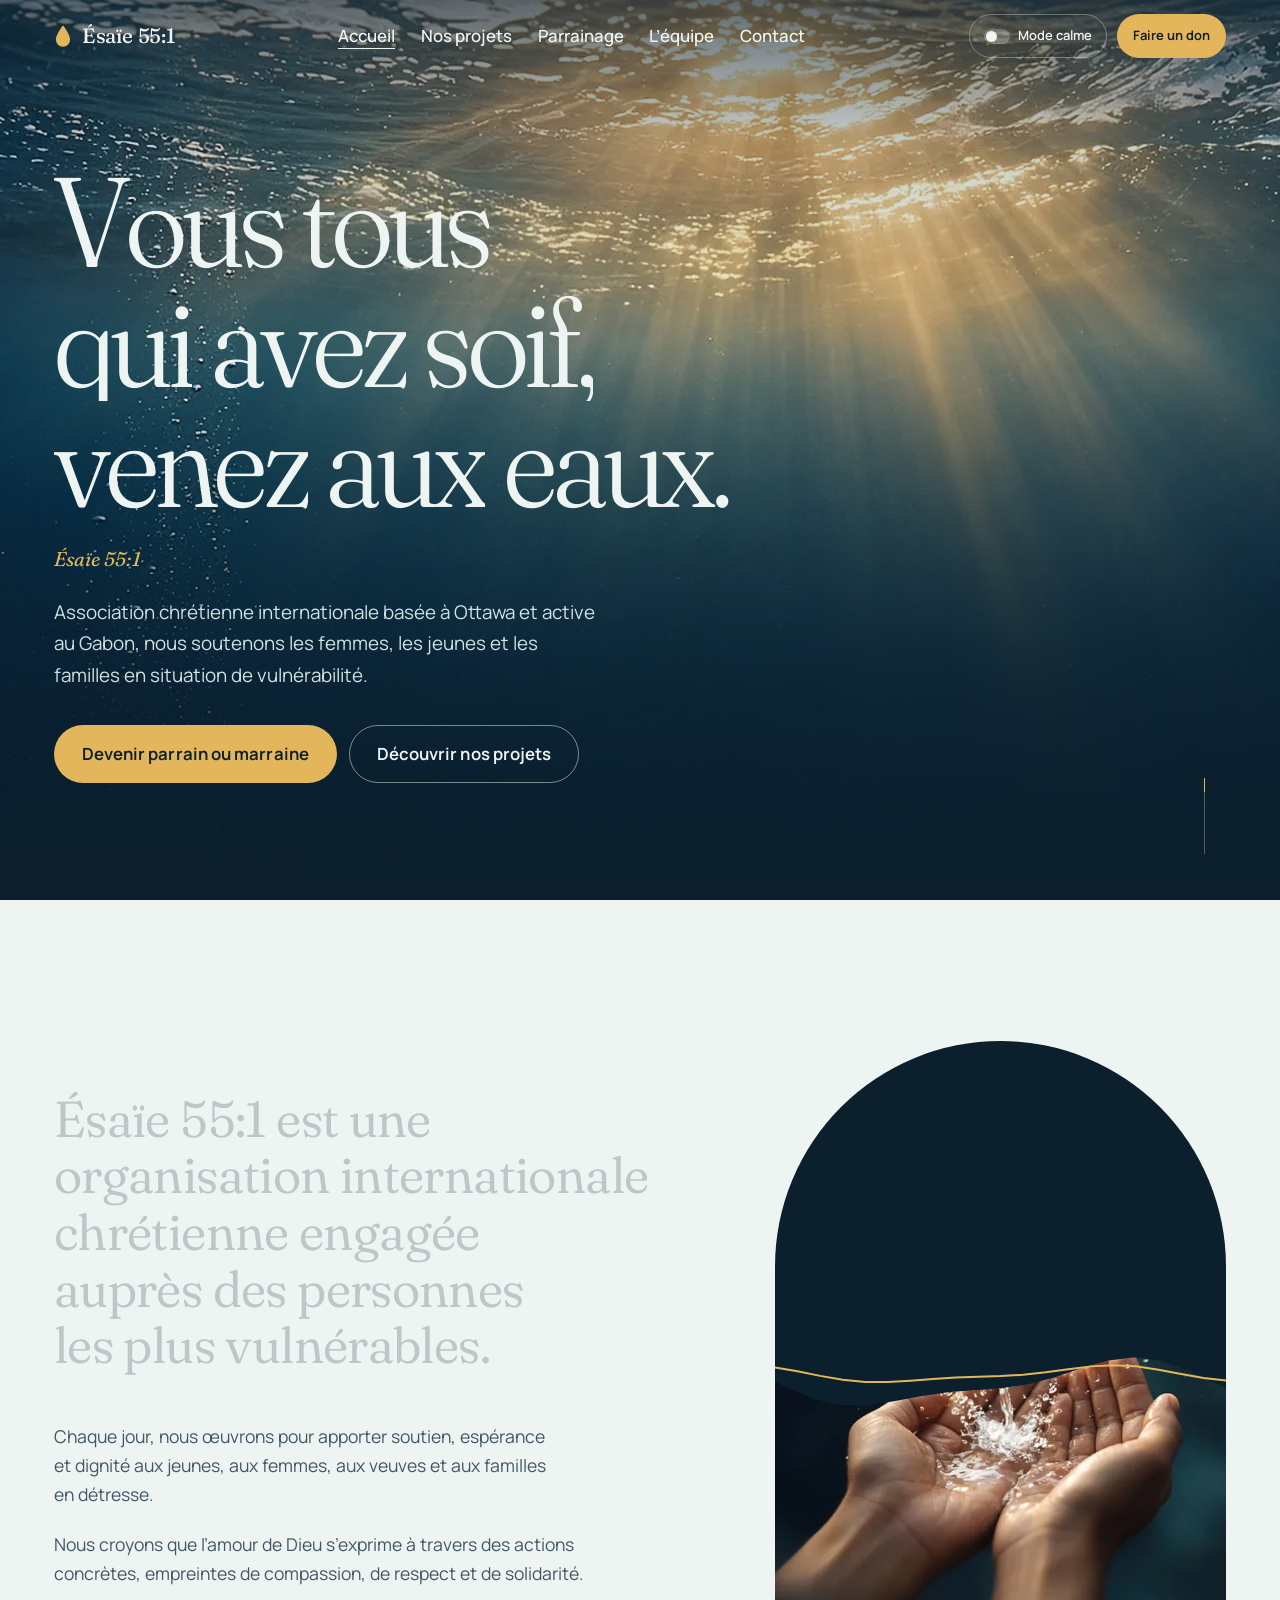
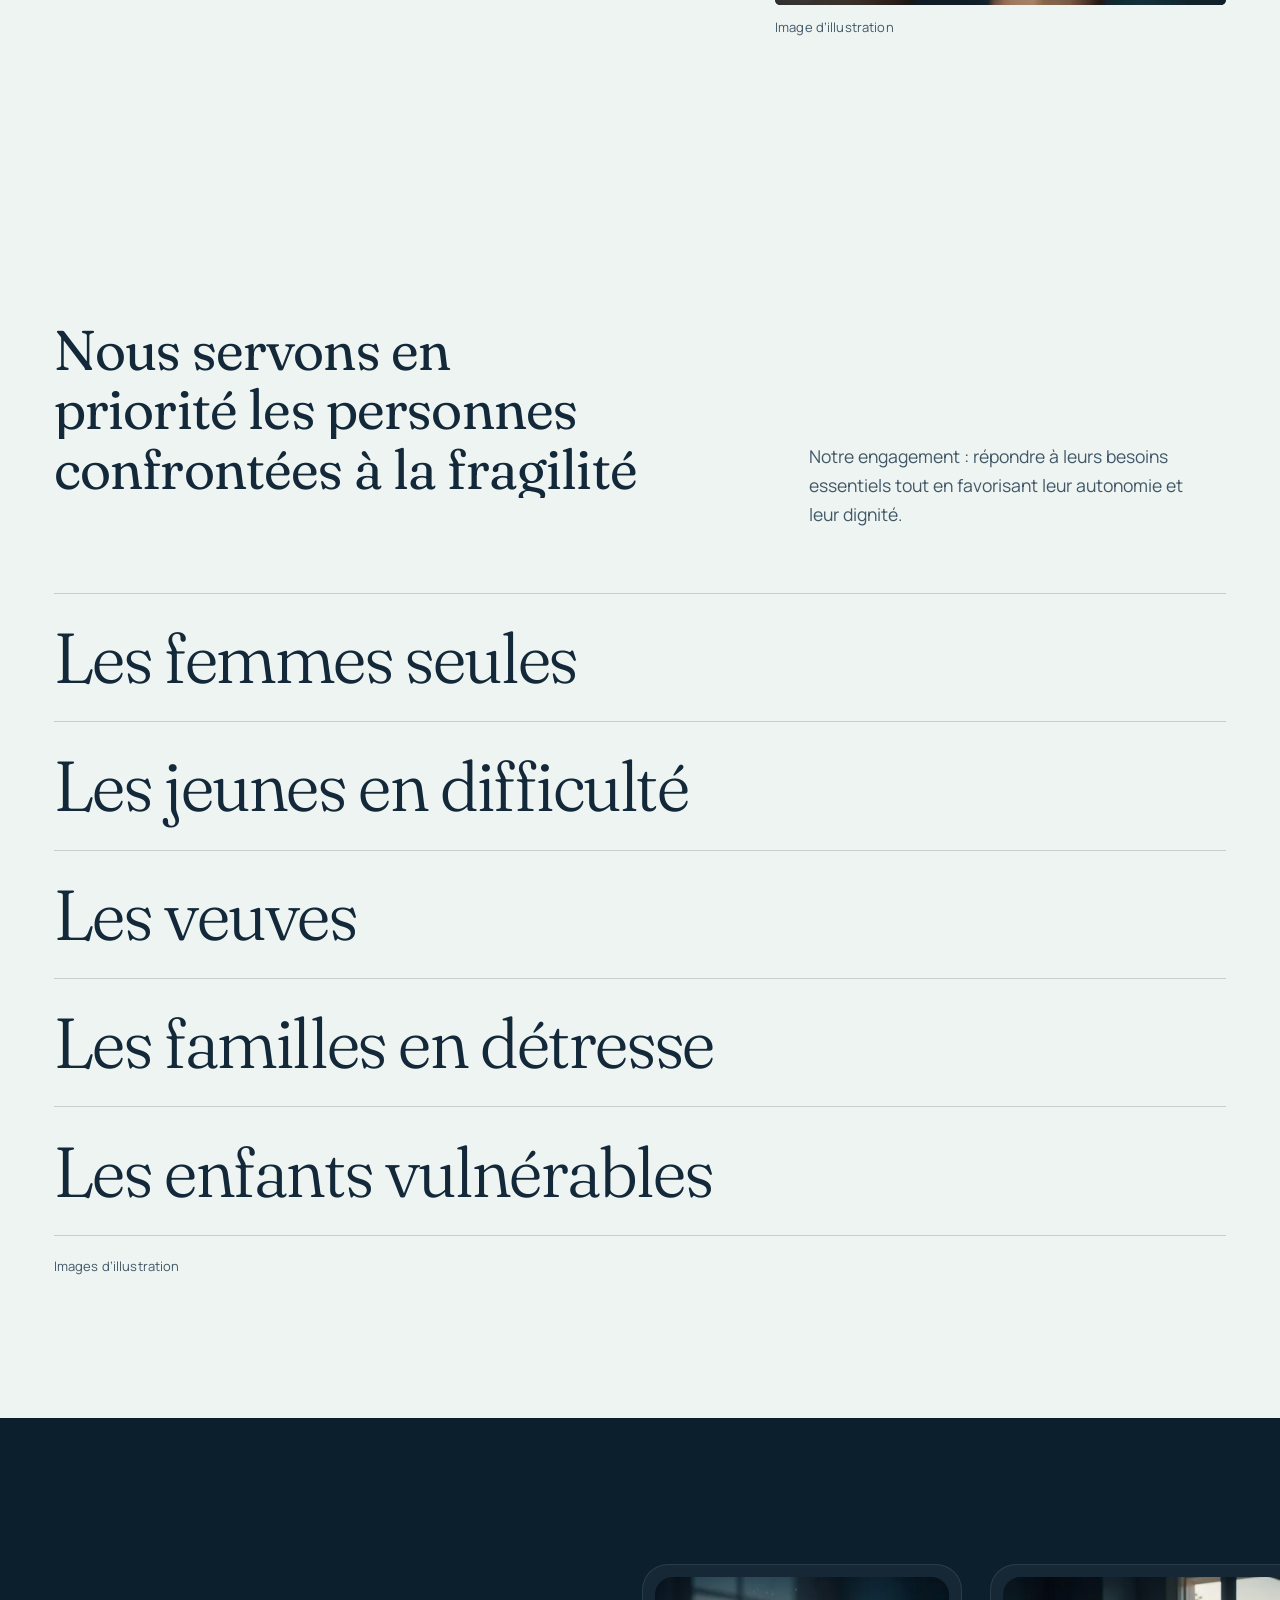
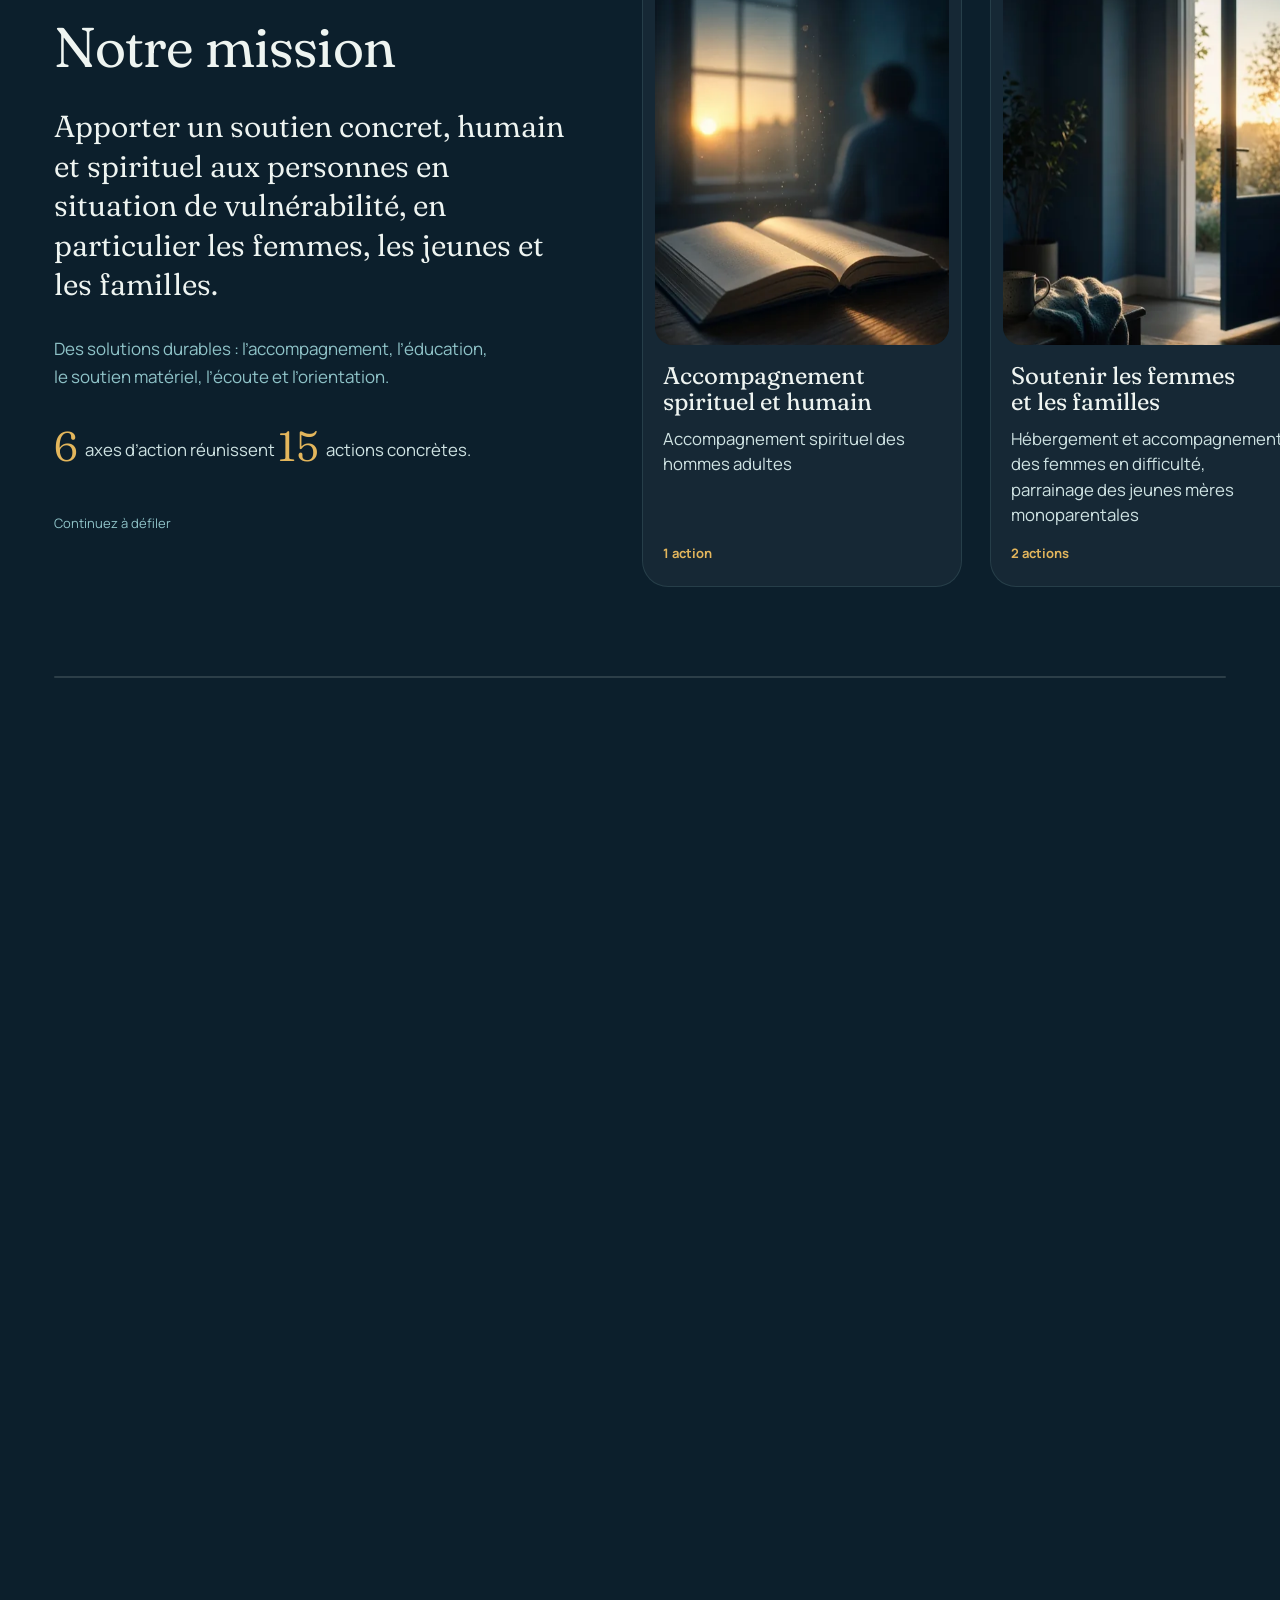
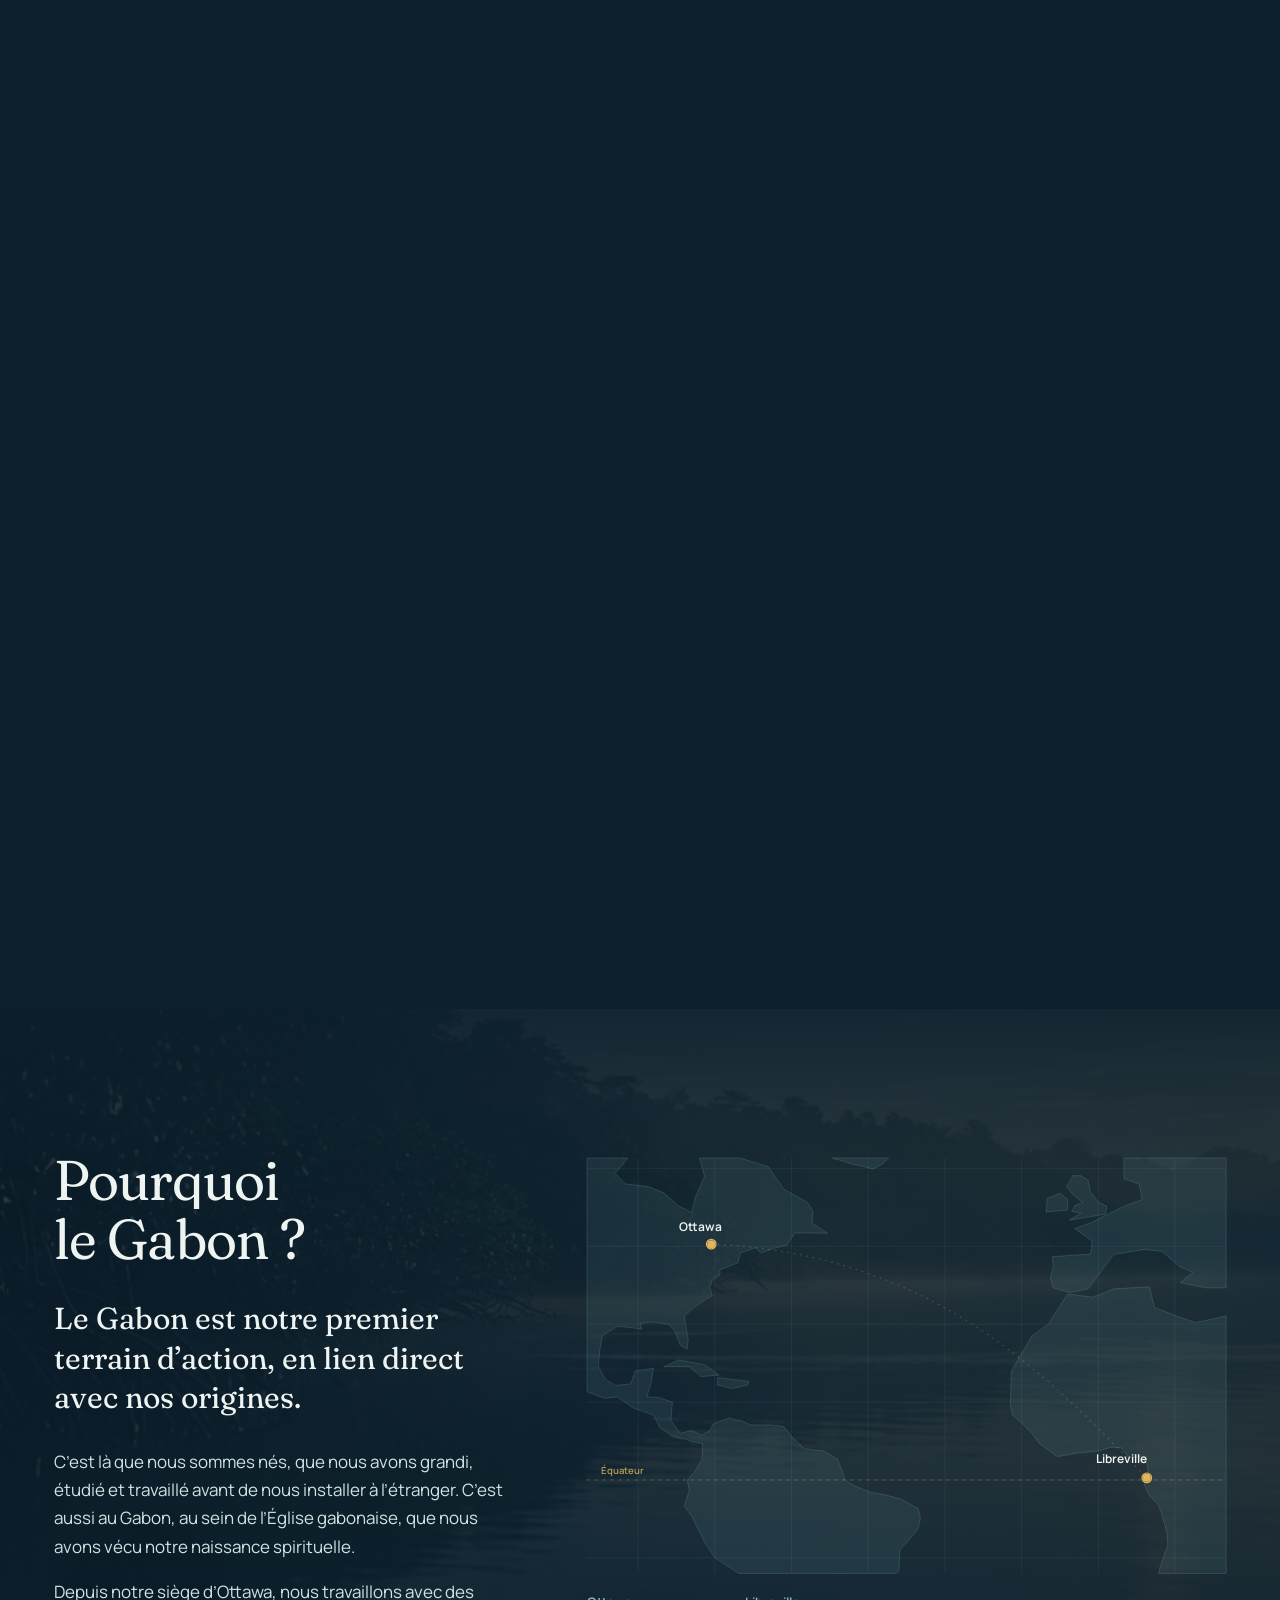
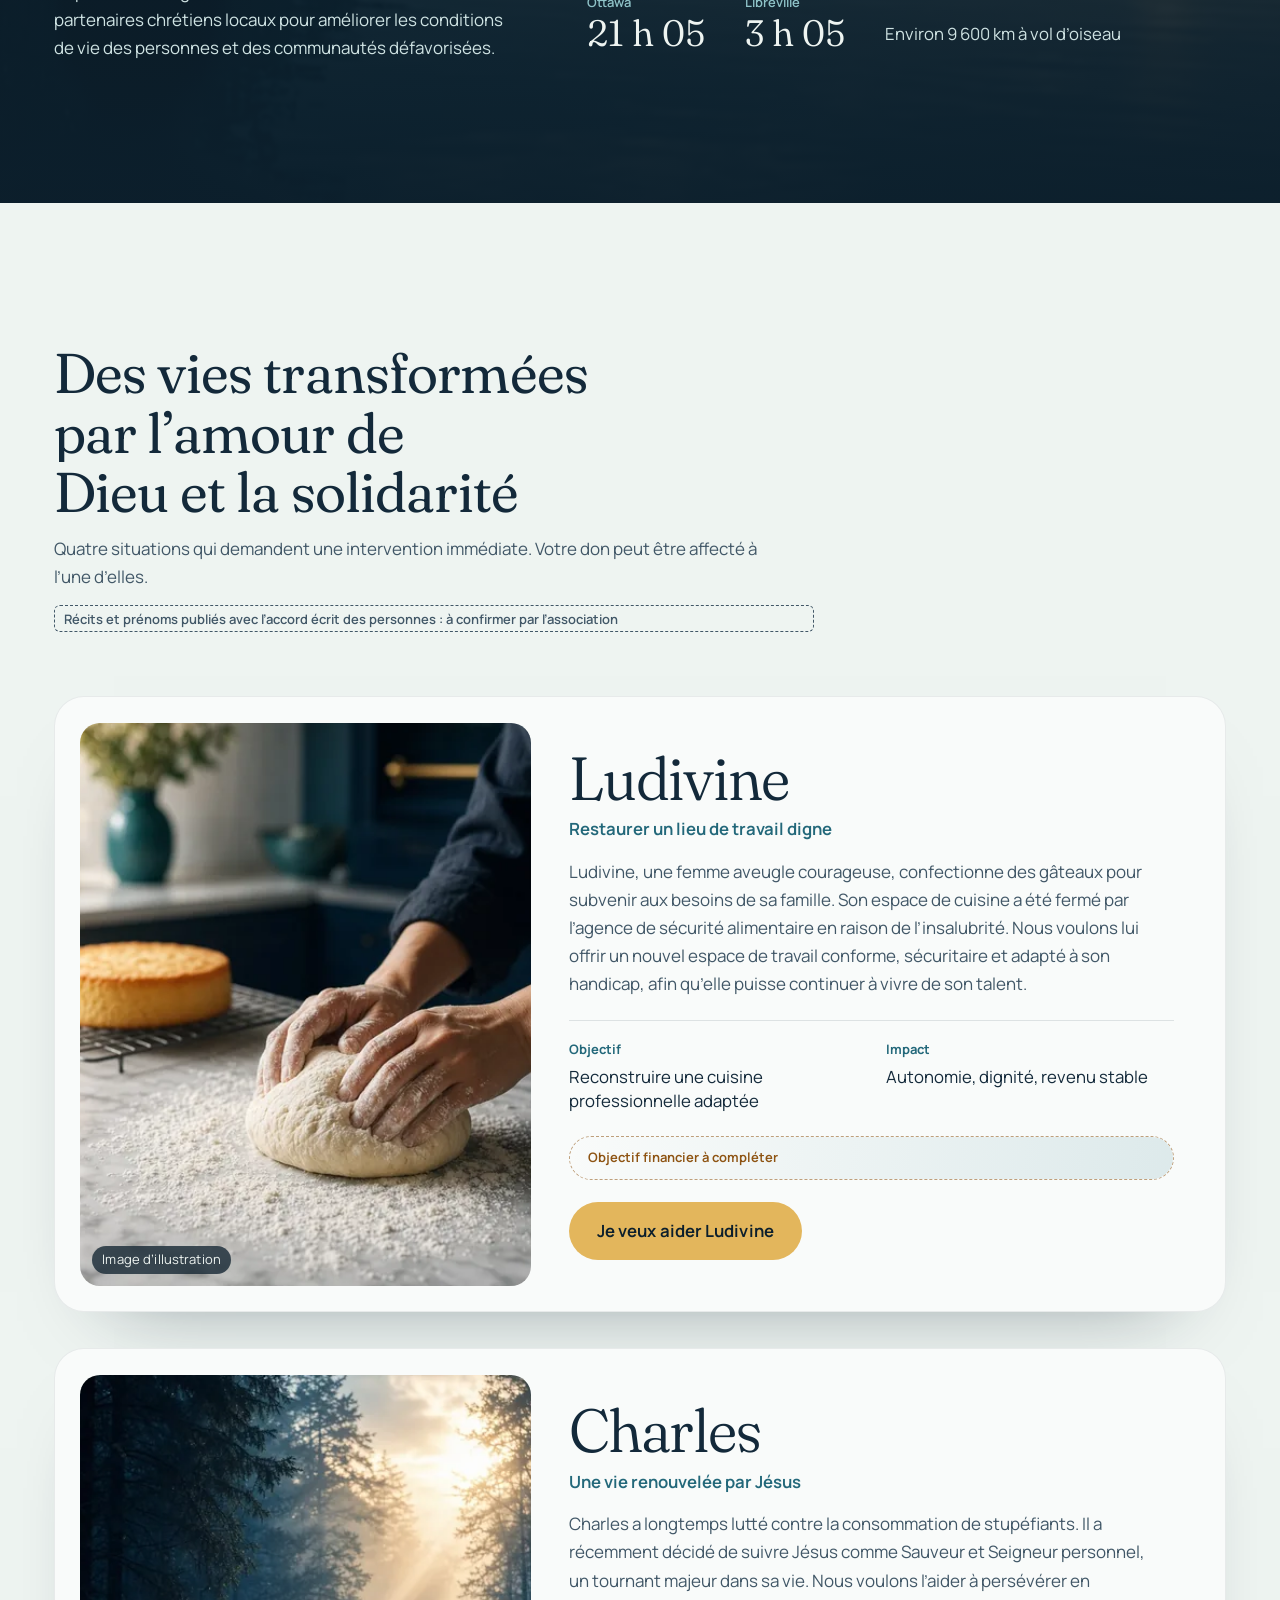
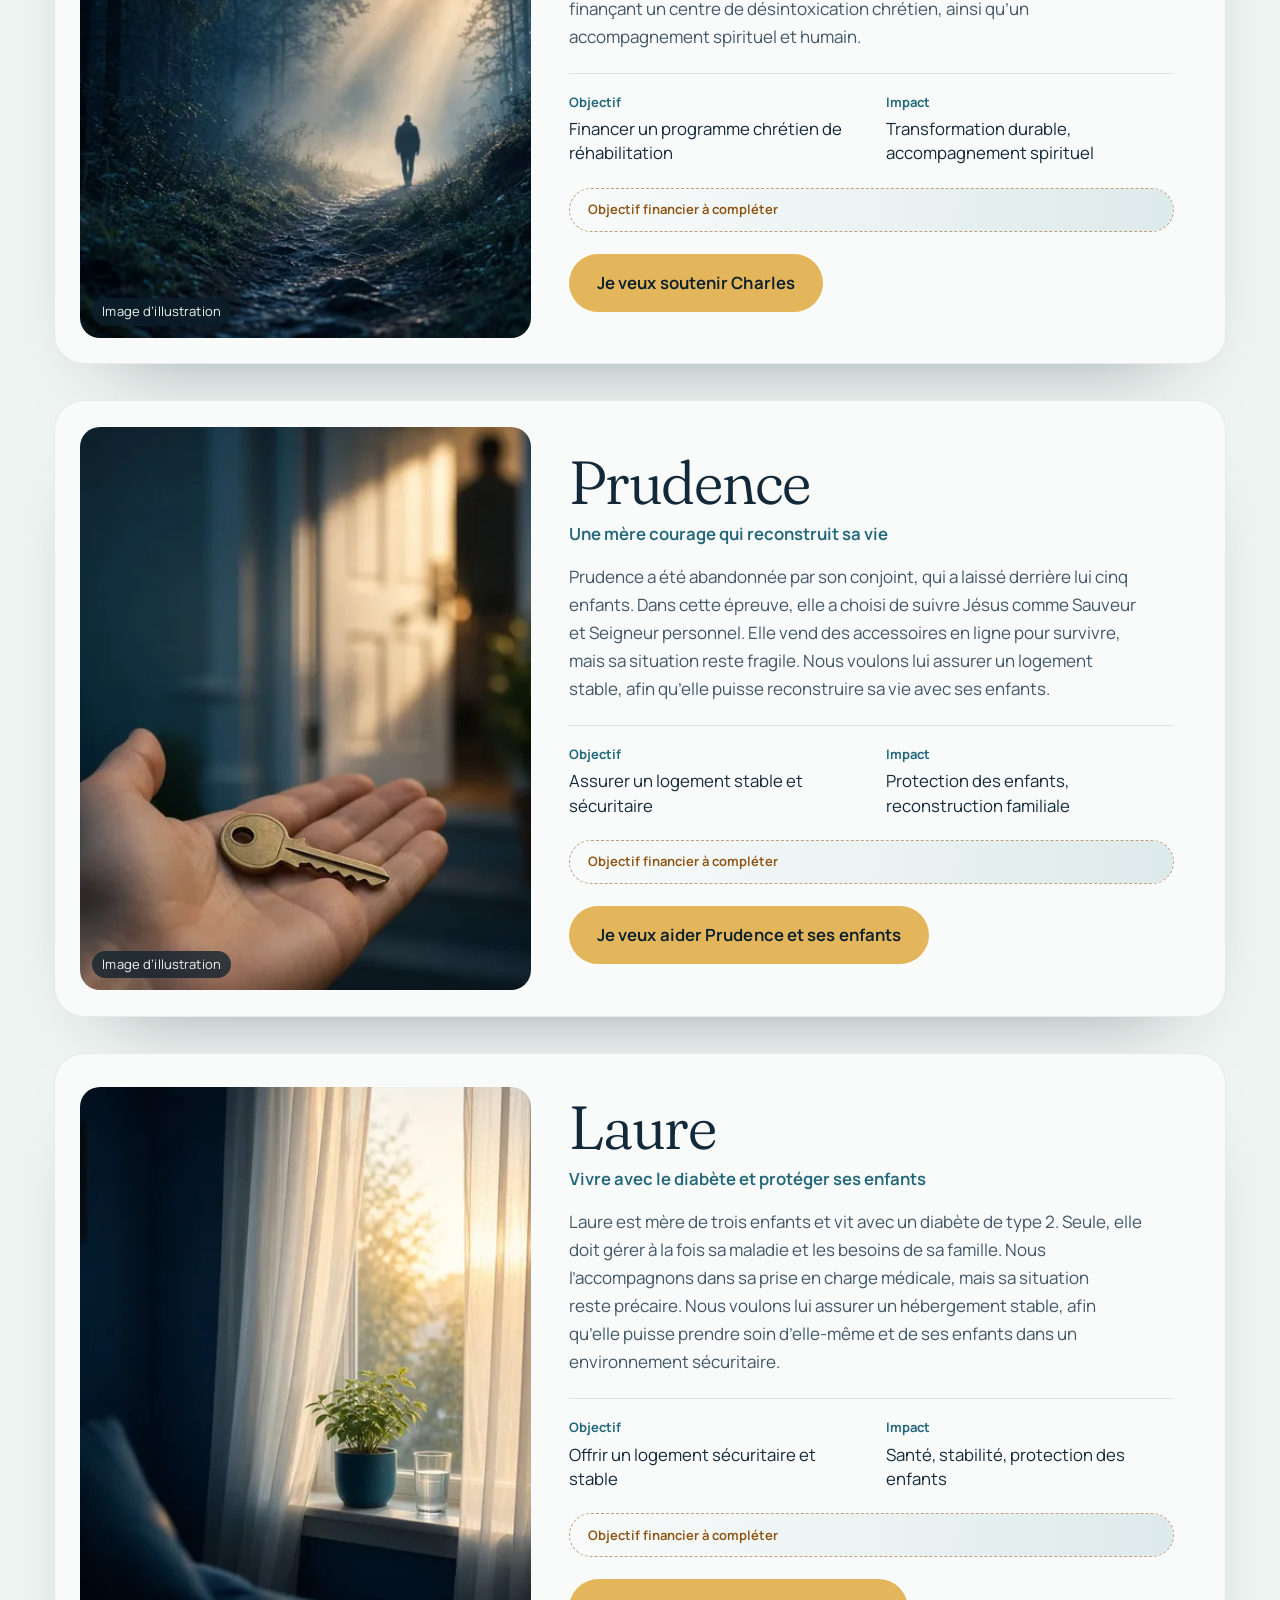
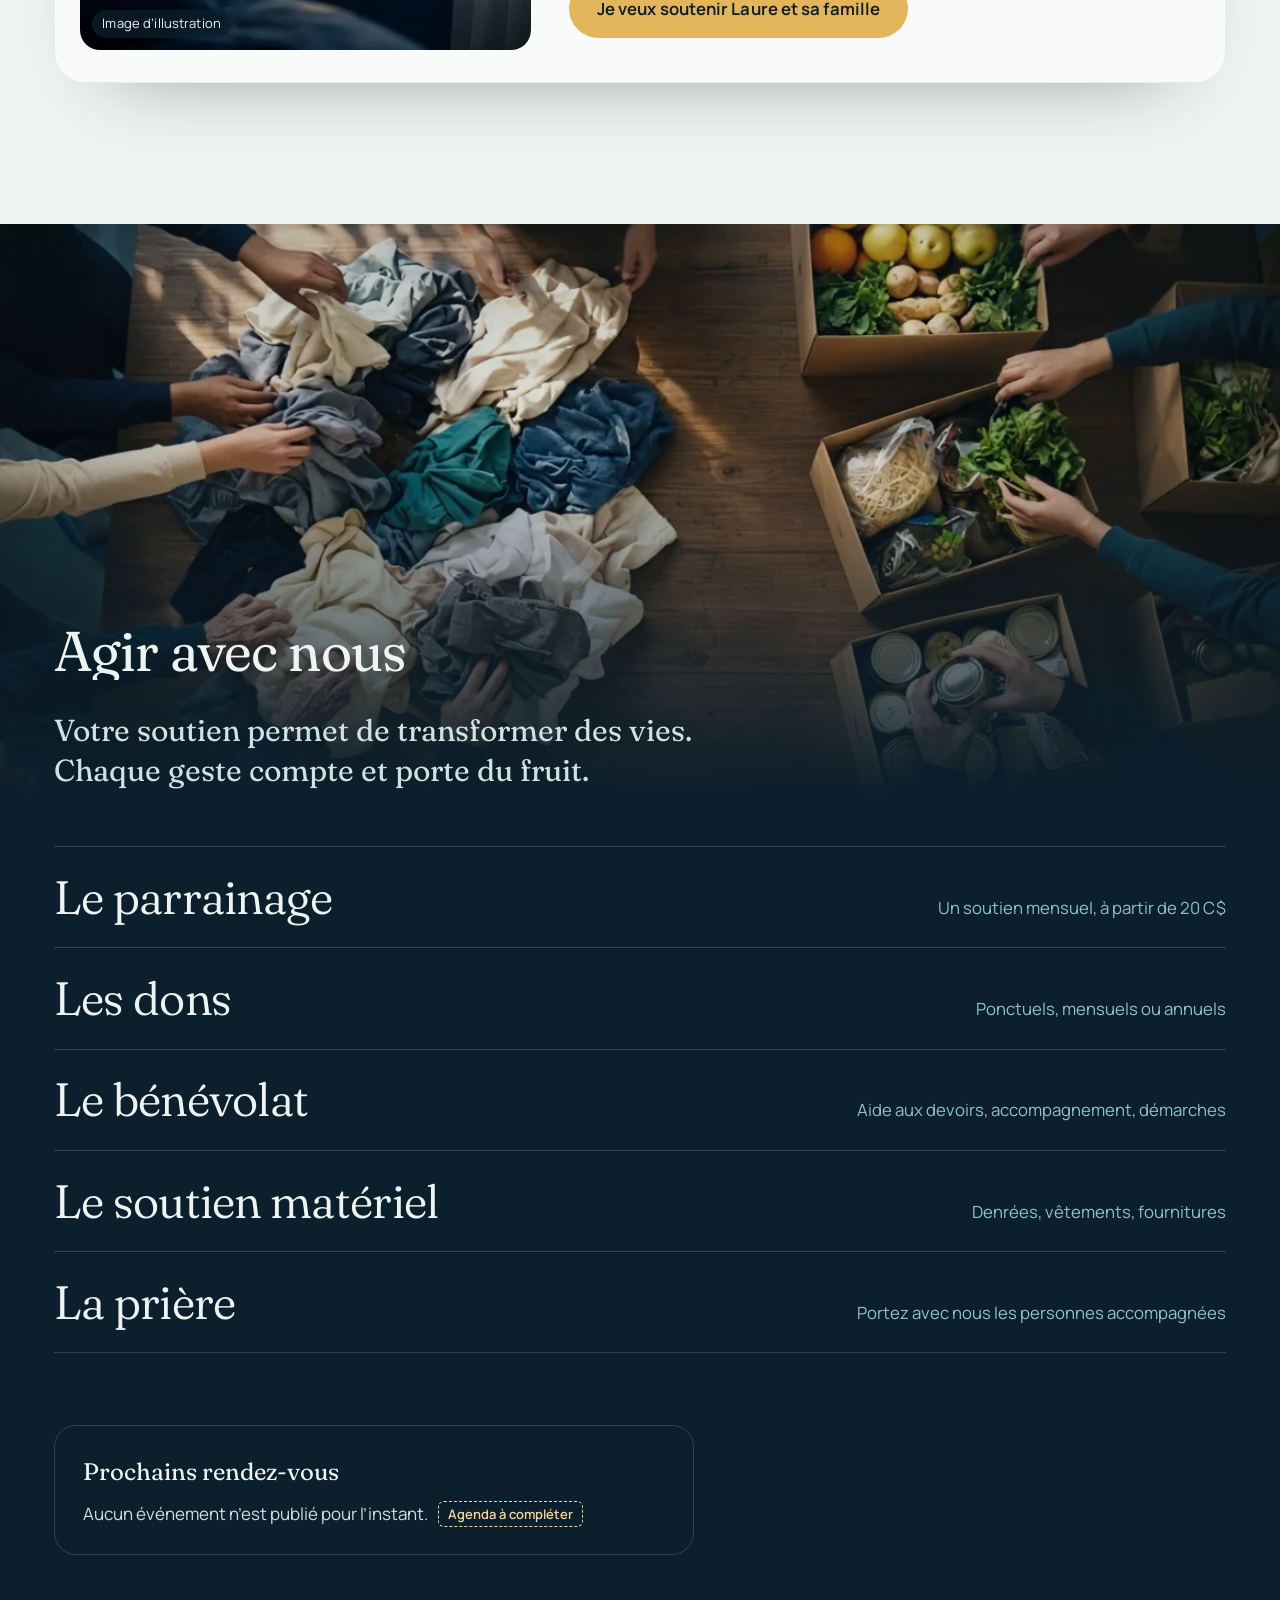
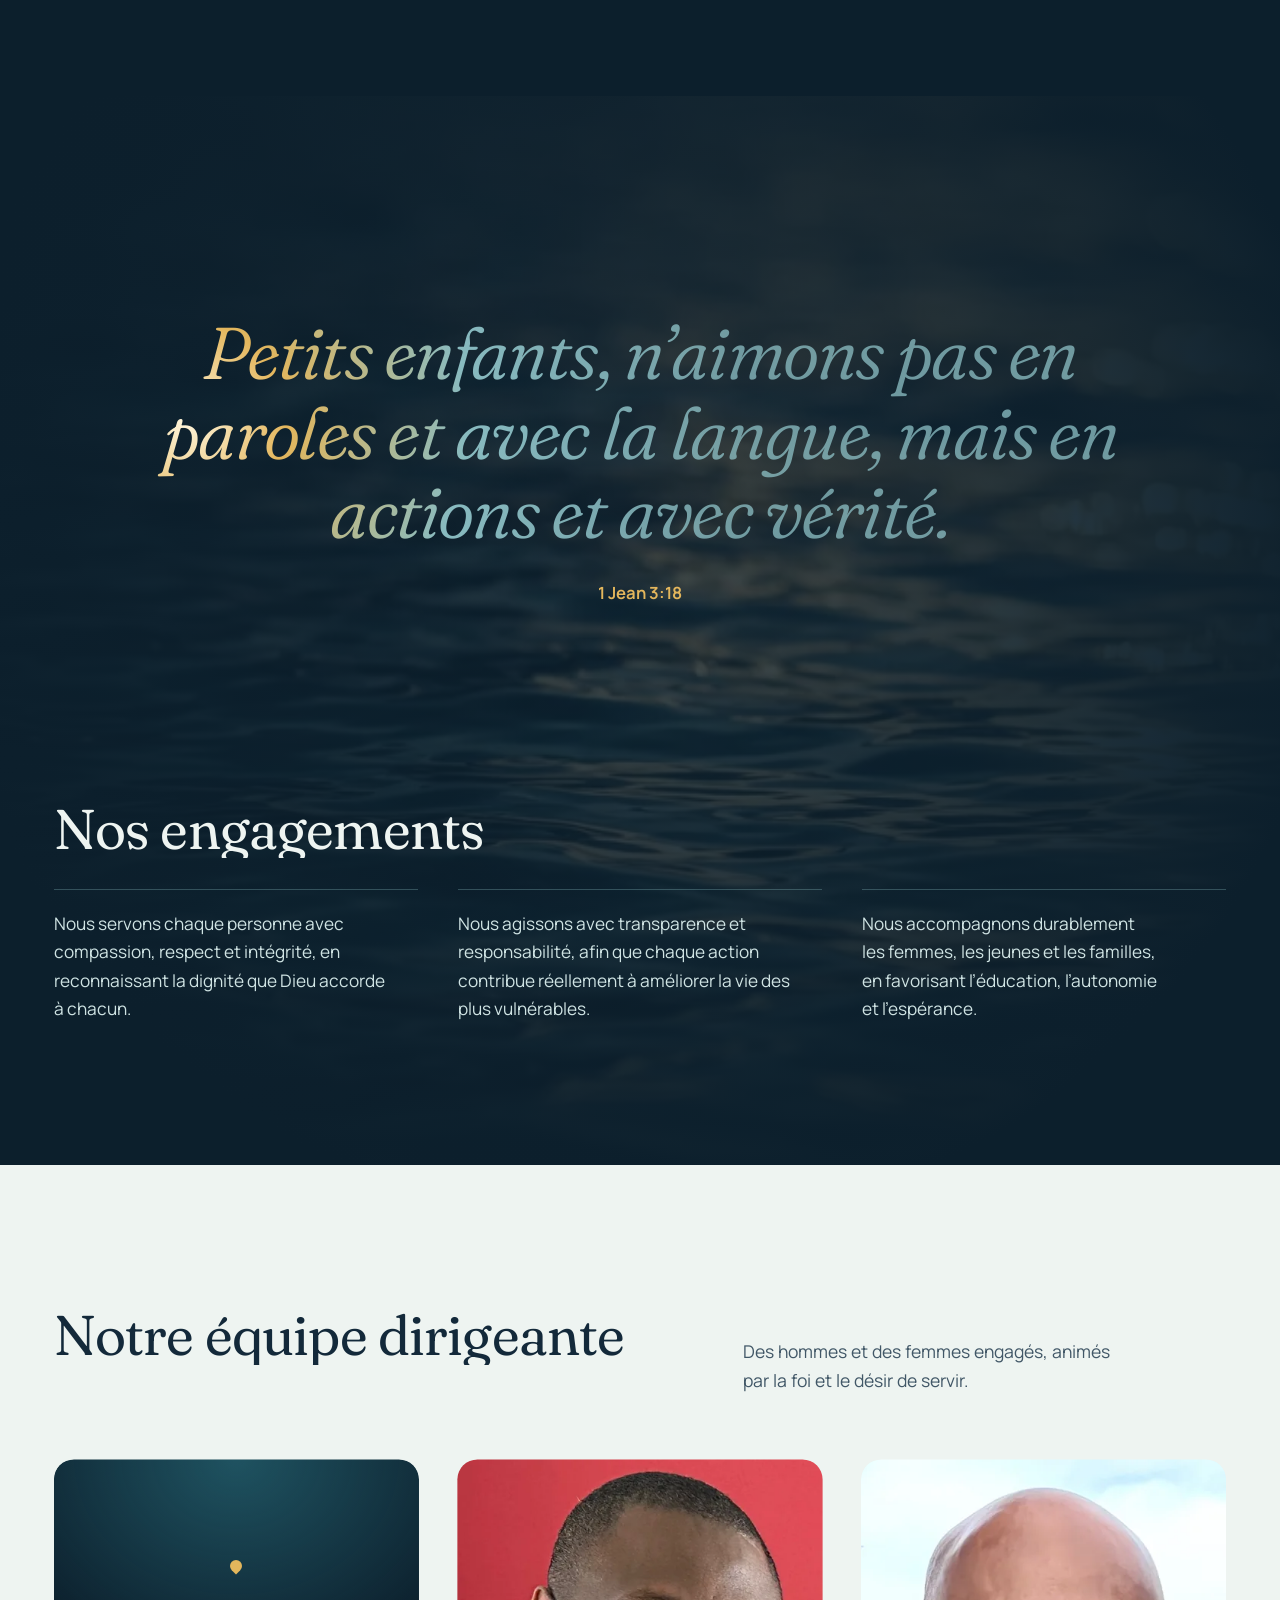
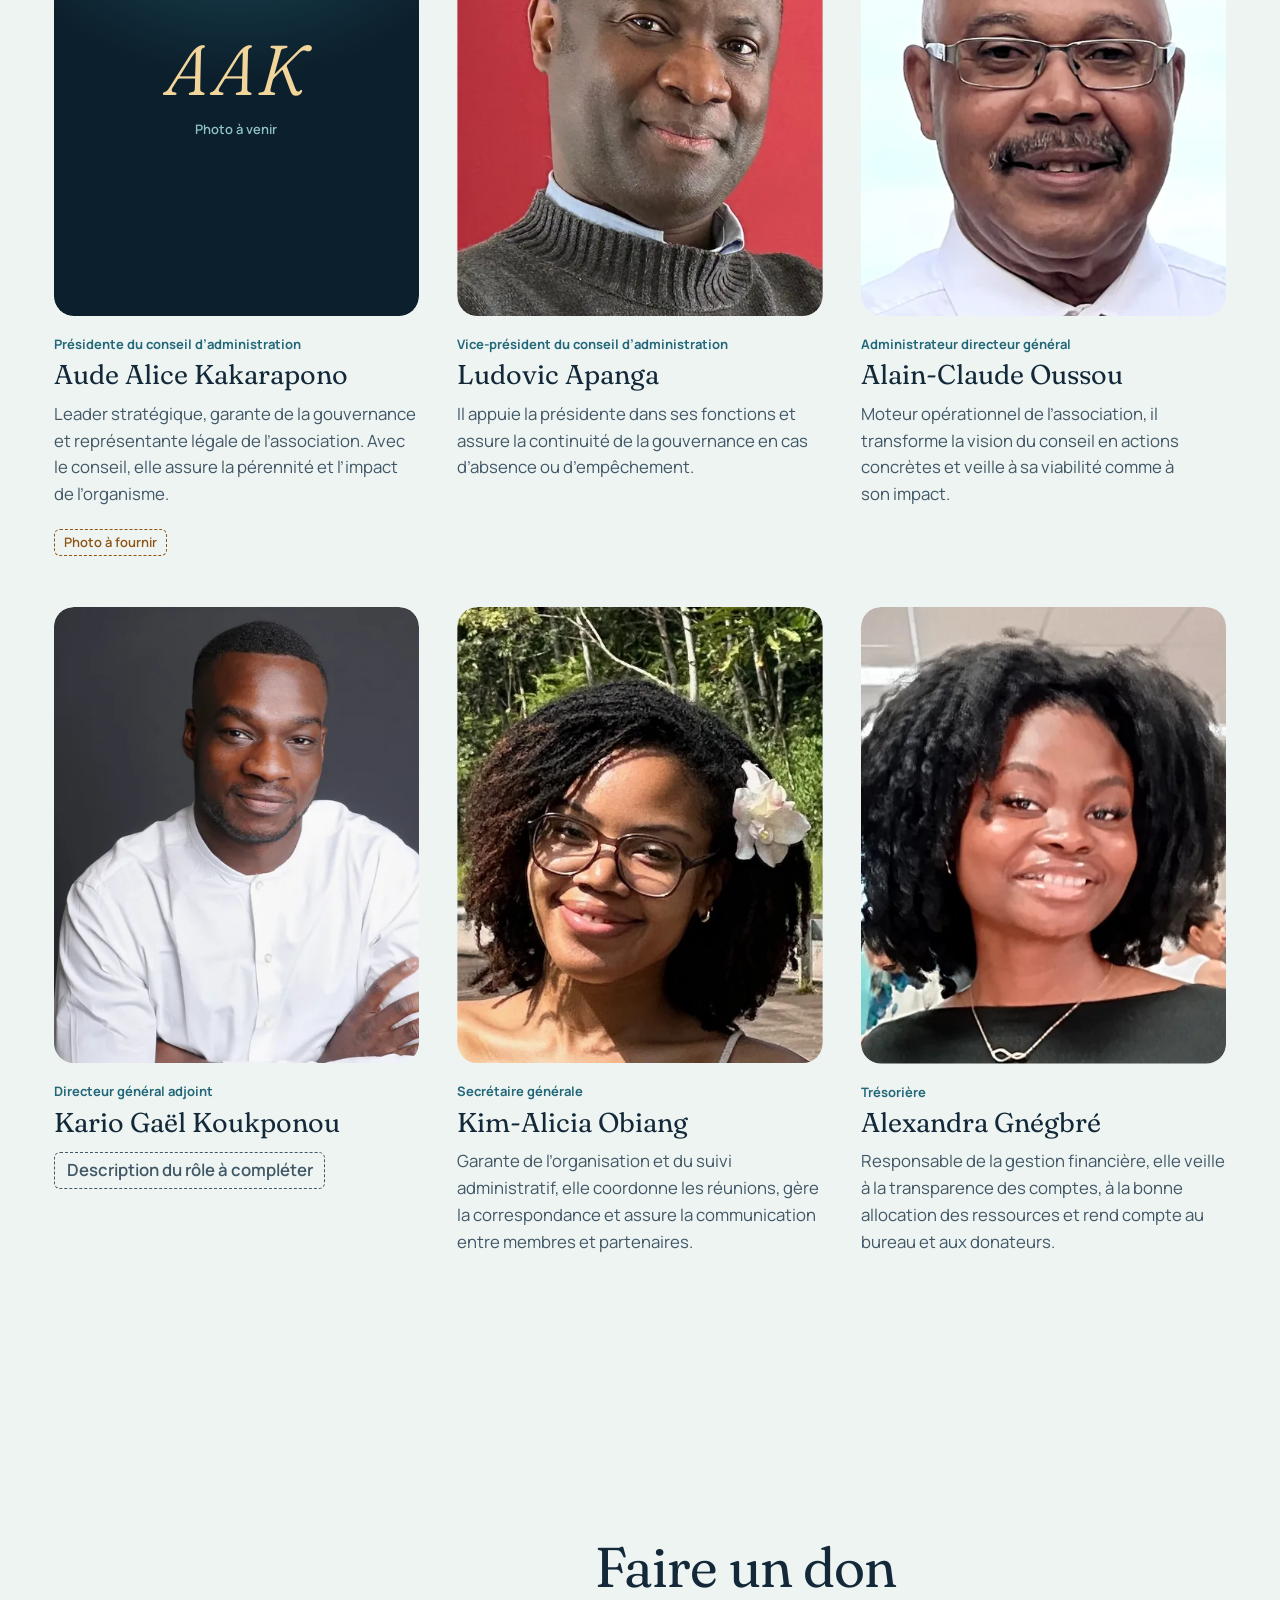
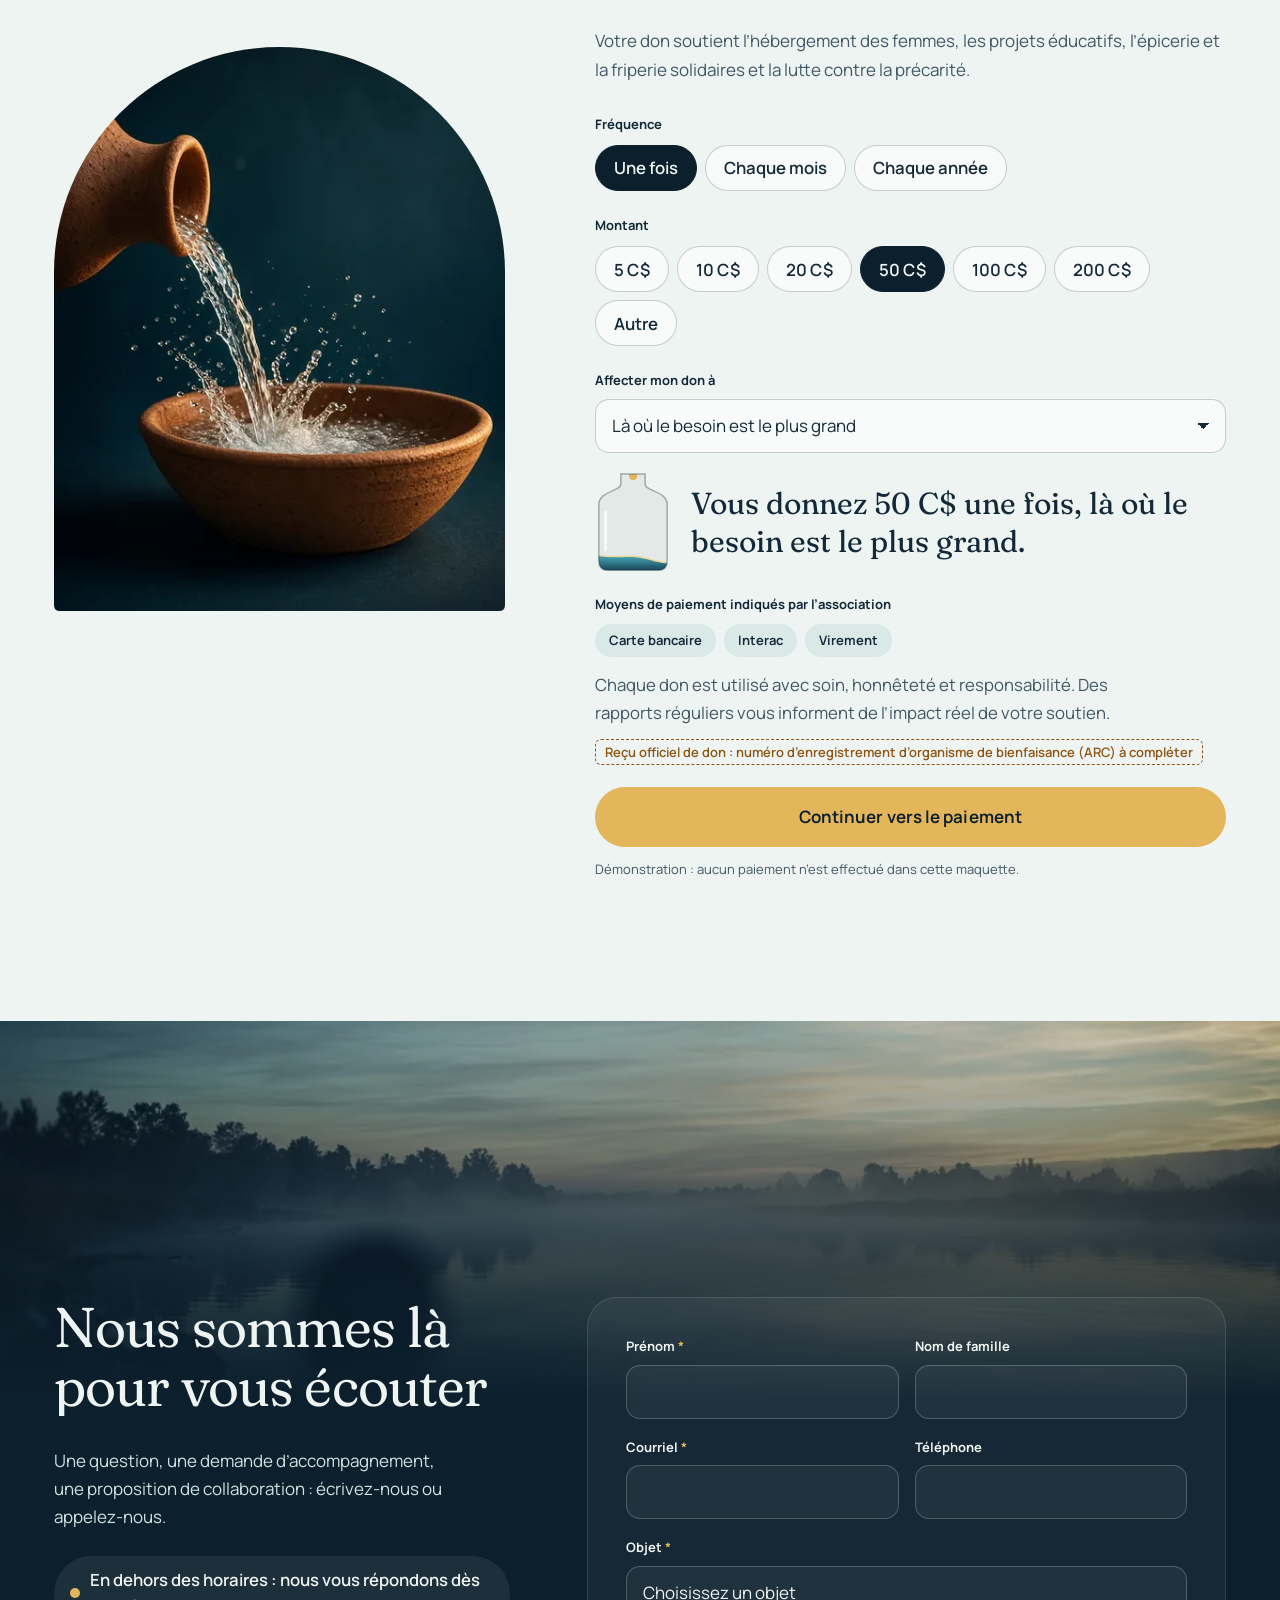
<file: index.html>
<!doctype html>
<html lang="fr-CA" class="no-js" data-intro>
<head>
<meta charset="utf-8">
<meta name="viewport" content="width=device-width, initial-scale=1">
<title>Ésaïe 55:1, association chrétienne internationale à Ottawa et au Gabon</title>
<meta name="description" content="Ésaïe 55:1 est une association chrétienne internationale basée à Ottawa et active au Gabon. Nous soutenons les femmes, les jeunes et les familles en situation de vulnérabilité.">
<meta name="theme-color" content="#0C1F2C">
<link rel="canonical" href="https://esaie-55-1-maquette.vercel.app/">
<meta property="og:type" content="website">
<meta property="og:locale" content="fr_CA">
<meta property="og:site_name" content="Ésaïe 55:1">
<meta property="og:title" content="Ésaïe 55:1, un avenir plein d’espérance">
<meta property="og:description" content="Association chrétienne internationale basée à Ottawa et active au Gabon, auprès des femmes, des jeunes et des familles.">
<meta property="og:url" content="https://esaie-55-1-maquette.vercel.app/">
<meta property="og:image" content="https://esaie-55-1-maquette.vercel.app/assets/img/og-accueil.jpg">
<meta property="og:image:width" content="1200">
<meta property="og:image:height" content="630">
<meta property="og:image:alt" content="Ésaïe 55:1, un avenir plein d’espérance">
<meta name="twitter:card" content="summary_large_image">
<meta name="twitter:image" content="https://esaie-55-1-maquette.vercel.app/assets/img/og-accueil.jpg">
<link rel="icon" href="assets/img/favicon.svg" type="image/svg+xml">
<link rel="apple-touch-icon" href="assets/img/icone-180.png">
<script type="application/ld+json">{"@context": "https://schema.org", "@type": "NGO", "name": "Association Ésaïe 55:1", "alternateName": "Ésaïe 55-1", "url": "https://esaie-55-1-maquette.vercel.app/", "logo": "https://esaie-55-1-maquette.vercel.app/assets/img/logo-512.png", "email": "infos@esaie-55-1.org", "description": "Association chrétienne internationale basée à Ottawa et active au Gabon, qui soutient les femmes, les jeunes et les familles en situation de vulnérabilité.", "address": {"@type": "PostalAddress", "streetAddress": "2-97 St Andrew’s Street", "addressLocality": "Ottawa", "addressRegion": "ON", "addressCountry": "CA"}, "areaServed": [{"@type": "Country", "name": "Canada"}, {"@type": "Country", "name": "Gabon"}], "contactPoint": [{"@type": "ContactPoint", "telephone": "+1-418-580-9140", "contactType": "customer support", "areaServed": "CA", "availableLanguage": "French"}, {"@type": "ContactPoint", "telephone": "+241-76-29-57-80", "contactType": "customer support", "areaServed": "GA", "availableLanguage": "French"}]}</script>
<link rel="preload" href="assets/fonts/fraunces.woff2" as="font" type="font/woff2" crossorigin>
<link rel="preload" href="assets/fonts/manrope.woff2" as="font" type="font/woff2" crossorigin>
<link rel="stylesheet" href="assets/css/main.css?v=20261031">
<meta name="robots" content="noindex, nofollow">
<script>!function(d){var c,v,u;try{c=localStorage.getItem("esaie-calme")}catch(e){}try{u=sessionStorage.getItem("esaie-intro")}catch(e){}try{v=sessionStorage.getItem("esaie-vague");sessionStorage.removeItem("esaie-vague")}catch(e){}var r=window.matchMedia&&matchMedia("(prefers-reduced-motion: reduce)").matches;var calme=c==null?r:c==="1";var k=d.className.replace("no-js","js");if(calme)k+=" calme";else if(v)k+=" vague-arrivee";else if(d.hasAttribute("data-intro")&&!u&&!location.hash)k+=" intro";d.className=k}(document.documentElement);</script>

</head>
<body data-page="accueil">
<a class="evitement" href="#contenu">Aller au contenu</a>

<div class="curseur est-cache" aria-hidden="true"><span class="curseur__anneau"></span><span class="curseur__point"></span></div>

<div class="vague" aria-hidden="true" data-vague>
  <svg class="vague__svg" preserveAspectRatio="none"><path class="vague__path" d=""/></svg>
</div>

<header class="entete" data-entete>
  <a class="entete__marque" href="index.html" aria-label="Ésaïe 55:1, retour à l’accueil">
    <svg class="entete__goutte" viewBox="0 0 24 32" aria-hidden="true"><path d="M12 1.5C12 1.5 2.5 13.8 2.5 20.8a9.5 9.5 0 0 0 19 0C21.5 13.8 12 1.5 12 1.5Z"/></svg>
    <span class="entete__nom">Ésaïe 55:1</span>
  </a>
  <nav class="entete__nav" aria-label="Navigation principale">
    <ul class="entete__liens">
      <li><a class="lien" href="index.html" aria-current="page">Accueil</a></li>
      <li><a class="lien" href="projets.html" >Nos projets</a></li>
      <li><a class="lien" href="parrainage.html" >Parrainage</a></li>
      <li><a class="lien" href="index.html#equipe">L’équipe</a></li>
      <li><a class="lien" href="index.html#contact">Contact</a></li>
    </ul>
  </nav>
  <div class="entete__actions">
    <button class="bouton-calme" type="button" data-calme aria-pressed="false" title="Réduit les animations et coupe l’effet d’eau">
      <span class="calme__pastille" aria-hidden="true"></span><span class="calme__txt">Mode calme</span>
    </button>
    <a class="btn btn--or btn--petit entete__don" href="index.html#don" data-magnet><span>Faire un don</span></a>
    <button class="entete__menu" type="button" aria-expanded="false" aria-controls="menu-mobile" data-menu>
      <span class="entete__menu-txt">Menu</span><span class="entete__menu-ico" aria-hidden="true"><i></i><i></i></span>
    </button>
  </div>
</header>

<div class="menu-mobile" id="menu-mobile" data-menu-panneau hidden data-lenis-prevent>
  <div class="menu-mobile__eau" aria-hidden="true"></div>
  <nav aria-label="Navigation mobile">
    <ul class="menu-mobile__liens">
      <li><a href="index.html" aria-current="page">Accueil</a></li>
      <li><a href="projets.html" >Nos projets</a></li>
      <li><a href="parrainage.html" >Parrainage</a></li>
      <li><a href="index.html#equipe">L’équipe</a></li>
      <li><a href="index.html#don">Faire un don</a></li>
      <li><a href="index.html#contact">Contact</a></li>
    </ul>
  </nav>
  <button class="bouton-calme calme--menu" type="button" data-calme aria-pressed="false">
    <span class="calme__pastille" aria-hidden="true"></span><span>Mode calme, avec moins d’animations</span>
  </button>
  <p class="menu-mobile__verset">« Vous tous qui avez soif, venez aux eaux. »<span>Ésaïe 55:1</span></p>
</div>


<div class="goutte-intro" data-goutte-intro aria-hidden="true">
  <span class="goutte-intro__goutte"></span>
  <span class="goutte-intro__onde"></span>
</div>

<main id="contenu">

  <!-- Ouverture -->
  <section class="ouverture" id="ouverture" data-theme="sombre">
    <div class="eau" data-eau data-src="assets/img/accueil-hero-eau-1168.webp" data-src-mobile="assets/img/accueil-hero-eau-mobile-657.webp" aria-hidden="true">
      <picture><source media="(max-aspect-ratio: 4/5)" srcset="assets/img/accueil-hero-eau-mobile-480.webp 480w, assets/img/accueil-hero-eau-mobile-657.webp 657w" sizes="100vw"><img class="eau__img" src="assets/img/accueil-hero-eau-1168.webp" srcset="assets/img/accueil-hero-eau-640.webp 640w, assets/img/accueil-hero-eau-960.webp 960w, assets/img/accueil-hero-eau-1168.webp 1168w, assets/img/accueil-hero-eau-1600.webp 1600w, assets/img/accueil-hero-eau-1920.webp 1920w" sizes="100vw" width="1920" height="1080" alt="" decoding="async" fetchpriority="high"></picture>
    </div>
    <div class="ouverture__contenu">
      <h1 class="ouverture__titre" data-titre-ouverture>Vous tous qui avez soif, venez aux eaux.</h1>
      <p class="ouverture__ref">Ésaïe 55:1</p>
      <p class="ouverture__intro">Association chrétienne internationale basée à Ottawa et active au Gabon, nous soutenons les femmes, les jeunes et les familles en situation de vulnérabilité.</p>
      <div class="ouverture__actions">
        <a class="btn btn--or" href="parrainage.html" data-magnet><span>Devenir parrain ou marraine</span></a>
        <a class="btn btn--ligne" href="projets.html" data-magnet><span>Découvrir nos projets</span></a>
      </div>
    </div>
    <p class="ouverture__indice" aria-hidden="true"><span class="ouverture__indice-souris">Passez la souris sur l’eau</span><span class="ouverture__indice-doigt">Touchez l’eau</span></p>
    <a class="ouverture__defiler" href="#bienvenue"><span class="sr-only">Descendre vers la présentation</span><span class="ouverture__fil" aria-hidden="true"><span class="ouverture__goutte"></span></span></a>
  </section>

  <!-- Bienvenue -->
  <section class="section bienvenue" id="bienvenue" data-theme="clair">
    <div class="enveloppe bienvenue__grille">
      <div class="bienvenue__texte">
        <h2 class="bienvenue__titre" data-eclaire>Ésaïe 55:1 est une organisation internationale chrétienne engagée auprès des personnes les plus vulnérables.</h2>
        <div class="bienvenue__corps">
          <p>Chaque jour, nous œuvrons pour apporter soutien, espérance et dignité aux jeunes, aux femmes, aux veuves et aux familles en détresse.</p>
          <p>Nous croyons que l’amour de Dieu s’exprime à travers des actions concrètes, empreintes de compassion, de respect et de solidarité.</p>
        </div>
      </div>
      <figure class="bienvenue__visuel">
        <div class="niveau" data-niveau>
          <img class="niveau__img" src="assets/img/accueil-mains-eau-640.webp" srcset="assets/img/accueil-mains-eau-480.webp 480w, assets/img/accueil-mains-eau-640.webp 640w, assets/img/accueil-mains-eau-784.webp 784w" sizes="(min-width: 900px) 38vw, 88vw" width="784" height="980" alt="Deux mains en coupe recueillent un filet d’eau claire" decoding="async" loading="lazy">
          <svg class="niveau__ligne" viewBox="0 0 100 10" preserveAspectRatio="none" aria-hidden="true"><path d="" data-niveau-ligne/></svg>
        </div>
        <figcaption class="legende">Image d’illustration</figcaption>
      </figure>
    </div>
  </section>

  <!-- Pour qui -->
  <section class="section publics" id="pour-qui" data-theme="clair">
    <div class="enveloppe">
      <div class="publics__tete">
        <h2 class="titre-section">Nous servons en priorité les personnes confrontées à la fragilité</h2>
        <p class="publics__intro">Notre engagement : répondre à leurs besoins essentiels tout en favorisant leur autonomie et leur dignité.</p>
      </div>
      <ul class="publics__liste" data-publics>
        <li class="public"><span class="public__nom">Les femmes seules</span><span class="public__vignette"><img class="public__img" src="assets/img/public-femmes-640.webp" srcset="assets/img/public-femmes-480.webp 480w, assets/img/public-femmes-640.webp 640w, assets/img/public-femmes-784.webp 784w" sizes="(min-width: 900px) 22vw, 28vw" width="784" height="980" alt="Une femme de dos regarde par une fenêtre baignée de lumière" decoding="async" loading="lazy"></span><span class="public__trait" aria-hidden="true"></span></li>
        <li class="public"><span class="public__nom">Les jeunes en difficulté</span><span class="public__vignette"><img class="public__img" src="assets/img/public-jeunes-640.webp" srcset="assets/img/public-jeunes-480.webp 480w, assets/img/public-jeunes-640.webp 640w, assets/img/public-jeunes-784.webp 784w" sizes="(min-width: 900px) 22vw, 28vw" width="784" height="980" alt="Un jeune de dos marche sur un chemin vers la lumière du matin" decoding="async" loading="lazy"></span><span class="public__trait" aria-hidden="true"></span></li>
        <li class="public"><span class="public__nom">Les veuves</span><span class="public__vignette"><img class="public__img" src="assets/img/public-veuves-640.webp" srcset="assets/img/public-veuves-480.webp 480w, assets/img/public-veuves-640.webp 640w, assets/img/public-veuves-784.webp 784w" sizes="(min-width: 900px) 22vw, 28vw" width="784" height="980" alt="Les mains d’une femme âgée autour d’une tasse de thé chaud" decoding="async" loading="lazy"></span><span class="public__trait" aria-hidden="true"></span></li>
        <li class="public"><span class="public__nom">Les familles en détresse</span><span class="public__vignette"><img class="public__img" src="assets/img/public-familles-640.webp" srcset="assets/img/public-familles-480.webp 480w, assets/img/public-familles-640.webp 640w, assets/img/public-familles-784.webp 784w" sizes="(min-width: 900px) 22vw, 28vw" width="784" height="980" alt="Silhouettes d’une mère et de trois enfants marchant main dans la main au crépuscule" decoding="async" loading="lazy"></span><span class="public__trait" aria-hidden="true"></span></li>
        <li class="public"><span class="public__nom">Les enfants vulnérables</span><span class="public__vignette"><img class="public__img" src="assets/img/public-enfants-640.webp" srcset="assets/img/public-enfants-480.webp 480w, assets/img/public-enfants-640.webp 640w, assets/img/public-enfants-784.webp 784w" sizes="(min-width: 900px) 22vw, 28vw" width="784" height="980" alt="Les mains d’un enfant dessinent un soleil et des vagues" decoding="async" loading="lazy"></span><span class="public__trait" aria-hidden="true"></span></li>
      </ul>
      <p class="legende publics__legende">Images d’illustration</p>
    </div>
    <div class="publics__flottant" data-flottant aria-hidden="true"></div>
  </section>

  <!-- Mission et 6 axes -->
  <section class="axes" id="mission" data-theme="sombre">
    <div class="axes__fenetre" data-axes>
      <div class="axes__piste" data-piste>
        <div class="axes__intro">
          <h2 class="titre-section">Notre mission</h2>
          <p class="axes__lead">Apporter un soutien concret, humain et spirituel aux personnes en situation de vulnérabilité, en particulier les femmes, les jeunes et les familles.</p>
          <p class="axes__solutions">Des solutions durables : l’accompagnement, l’éducation, le soutien matériel, l’écoute et l’orientation.</p>
          <p class="axes__compte"><span class="axes__chiffre">6</span> axes d’action réunissent <span class="axes__chiffre">15</span> actions concrètes.</p>
          <p class="axes__consigne" aria-hidden="true">Continuez à défiler</p>
        </div>

        <article class="axe-carte" data-tilt>
          <a class="axe-carte__lien" href="projets.html#axe-spirituel">
            <span class="axe-carte__img"><img src="assets/img/axe-spirituel-640.webp" srcset="assets/img/axe-spirituel-480.webp 480w, assets/img/axe-spirituel-640.webp 640w, assets/img/axe-spirituel-784.webp 784w" sizes="(min-width: 900px) 26vw, 74vw" width="784" height="980" alt="Un livre ouvert sur une table de bois, traversé par la lumière du matin" decoding="async" loading="lazy"></span>
            <h3 class="axe-carte__titre">Accompagnement spirituel et humain</h3>
            <p class="axe-carte__detail">Accompagnement spirituel des hommes adultes</p>
            <p class="axe-carte__nombre">1 action</p>
          </a>
        </article>
        <article class="axe-carte" data-tilt>
          <a class="axe-carte__lien" href="projets.html#axe-femmes">
            <span class="axe-carte__img"><img src="assets/img/axe-femmes-familles-640.webp" srcset="assets/img/axe-femmes-familles-480.webp 480w, assets/img/axe-femmes-familles-640.webp 640w, assets/img/axe-femmes-familles-784.webp 784w" sizes="(min-width: 900px) 26vw, 74vw" width="784" height="980" alt="Un intérieur chaleureux, une porte ouverte sur la lumière du soir" decoding="async" loading="lazy"></span>
            <h3 class="axe-carte__titre">Soutenir les femmes et les familles</h3>
            <p class="axe-carte__detail">Hébergement et accompagnement des femmes en difficulté, parrainage des jeunes mères monoparentales</p>
            <p class="axe-carte__nombre">2 actions</p>
          </a>
        </article>
        <article class="axe-carte" data-tilt>
          <a class="axe-carte__lien" href="projets.html#axe-education">
            <span class="axe-carte__img"><img src="assets/img/axe-education-640.webp" srcset="assets/img/axe-education-480.webp 480w, assets/img/axe-education-640.webp 640w, assets/img/axe-education-784.webp 784w" sizes="(min-width: 900px) 26vw, 74vw" width="784" height="980" alt="Une main d’élève écrit dans un cahier à côté d’une pile de livres" decoding="async" loading="lazy"></span>
            <h3 class="axe-carte__titre">Éducation et réussite des jeunes</h3>
            <p class="axe-carte__detail">Prévention du décrochage, réussite scolaire, aide aux devoirs</p>
            <p class="axe-carte__nombre">3 actions</p>
          </a>
        </article>
        <article class="axe-carte" data-tilt>
          <a class="axe-carte__lien" href="projets.html#axe-alimentaire">
            <span class="axe-carte__img"><img src="assets/img/axe-alimentaire-640.webp" srcset="assets/img/axe-alimentaire-480.webp 480w, assets/img/axe-alimentaire-640.webp 640w, assets/img/axe-alimentaire-784.webp 784w" sizes="(min-width: 900px) 26vw, 74vw" width="784" height="980" alt="Des cagettes de fruits et de légumes frais disposées sur une table" decoding="async" loading="lazy"></span>
            <h3 class="axe-carte__titre">Solidarité alimentaire et matérielle</h3>
            <p class="axe-carte__detail">Épicerie et friperie solidaires, lutte contre le gaspillage, plantations solidaires</p>
            <p class="axe-carte__nombre">4 actions</p>
          </a>
        </article>
        <article class="axe-carte" data-tilt>
          <a class="axe-carte__lien" href="projets.html#axe-social">
            <span class="axe-carte__img"><img src="assets/img/axe-aide-sociale-640.webp" srcset="assets/img/axe-aide-sociale-480.webp 480w, assets/img/axe-aide-sociale-640.webp 640w, assets/img/axe-aide-sociale-784.webp 784w" sizes="(min-width: 900px) 26vw, 74vw" width="784" height="980" alt="Une main tient avec douceur celle d’une personne âgée" decoding="async" loading="lazy"></span>
            <h3 class="axe-carte__titre">Aide sociale et soutien du quotidien</h3>
            <p class="axe-carte__detail">Soutien aux familles à faibles revenus, aide aux courses et aux démarches, parcours de soins</p>
            <p class="axe-carte__nombre">3 actions</p>
          </a>
        </article>
        <article class="axe-carte" data-tilt>
          <a class="axe-carte__lien" href="projets.html#axe-numerique">
            <span class="axe-carte__img"><img src="assets/img/axe-numerique-640.webp" srcset="assets/img/axe-numerique-480.webp 480w, assets/img/axe-numerique-640.webp 640w, assets/img/axe-numerique-784.webp 784w" sizes="(min-width: 900px) 26vw, 74vw" width="784" height="980" alt="Deux mains tapent sur le clavier d’un ordinateur portable allumé, posé sur une table en bois" decoding="async" loading="lazy"></span>
            <h3 class="axe-carte__titre">Inclusion numérique et parentalité</h3>
            <p class="axe-carte__detail">Le numérique pour tous, la parentalité à l’ère des écrans</p>
            <p class="axe-carte__nombre">2 actions</p>
          </a>
        </article>

        <div class="axes__fin">
          <p class="axes__vision">Nous aspirons à voir des communautés où chaque personne peut retrouver sa dignité, développer son potentiel et construire un avenir porteur d’espérance.</p>
          <a class="btn btn--or" href="projets.html" data-magnet><span>Voir les 15 actions</span></a>
        </div>
      </div>
    </div>
    <div class="axes__niveau" aria-hidden="true"><span data-niveau-piste></span></div>
  </section>

  <!-- Ottawa et Libreville -->
  <section class="section gabon" id="gabon" data-theme="sombre">
    <div class="gabon__fond" aria-hidden="true"><img class="gabon__fond-img" src="assets/img/ambiance-estuaire-960.webp" srcset="assets/img/ambiance-estuaire-640.webp 640w, assets/img/ambiance-estuaire-960.webp 960w, assets/img/ambiance-estuaire-1168.webp 1168w" sizes="100vw" width="1168" height="657" alt="" decoding="async" loading="lazy"></div>
    <div class="enveloppe gabon__grille">
      <div class="gabon__texte">
        <h2 class="titre-section">Pourquoi le Gabon&nbsp;?</h2>
        <p class="gabon__lead">Le Gabon est notre premier terrain d’action, en lien direct avec nos origines.</p>
        <p>C’est là que nous sommes nés, que nous avons grandi, étudié et travaillé avant de nous installer à l’étranger. C’est aussi au Gabon, au sein de l’Église gabonaise, que nous avons vécu notre naissance spirituelle.</p>
        <p>Depuis notre siège d’Ottawa, nous travaillons avec des partenaires chrétiens locaux pour améliorer les conditions de vie des personnes et des communautés défavorisées.</p>
      </div>
      <figure class="carte" data-carte>
        <svg class="carte__svg" viewBox="0 0 800 520" role="img" aria-labelledby="carte-titre carte-desc">
          <title id="carte-titre">D’Ottawa à Libreville</title>
          <desc id="carte-desc">Carte schématique de l’Atlantique Nord : un arc relie Ottawa, au Canada, à Libreville, au Gabon, située presque sur l’équateur.</desc>
          <path class="carte__grille" d="M64.0 0 V520 M160.0 0 V520 M256.0 0 V520 M352.0 0 V520 M448.0 0 V520 M544.0 0 V520 M640.0 0 V520 M736.0 0 V520 M0 13.0 H800 M0 110.5 H800 M0 208.0 H800 M0 305.5 H800 M0 403.0 H800 M0 500.5 H800"/>
          <path class="carte__terres" fill-rule="evenodd" d="M0.0 0.0 L51.2 0.0 L35.2 19.5 L48.0 32.5 L76.8 35.8 L96.0 43.6 L113.3 59.2 L131.2 68.2 L135.7 48.8 L147.2 22.8 L140.8 0.0 L192.0 0.0 L227.2 11.1 L246.4 39.0 L275.2 55.2 L282.9 66.3 L281.6 81.2 L300.8 94.2 L260.5 93.6 L249.6 109.2 L233.6 113.1 L217.6 118.9 L211.2 112.4 L192.0 118.9 L188.8 131.3 L166.4 139.8 L166.4 146.2 L156.8 152.8 L153.6 162.5 L156.8 172.2 L147.2 178.1 L134.4 186.6 L121.6 198.2 L126.7 227.5 L125.4 239.2 L116.5 234.0 L110.7 217.8 L102.4 208.0 L83.2 205.4 L66.6 206.7 L68.5 214.5 L57.6 212.6 L38.4 210.6 L19.2 222.3 L16.0 240.5 L14.1 260.0 L22.4 276.2 L35.2 284.7 L54.4 282.8 L60.8 266.5 L83.2 263.2 L80.0 282.8 L74.9 299.0 L89.6 299.7 L106.9 305.5 L105.0 328.2 L116.5 344.5 L131.2 341.2 L144.0 347.1 L153.6 341.2 L158.1 332.8 L179.2 325.0 L184.3 327.6 L193.3 328.9 L204.8 334.1 L230.4 334.1 L246.4 336.1 L256.0 348.4 L272.0 364.0 L295.7 366.6 L313.6 377.0 L320.0 393.2 L323.2 403.0 L332.8 409.5 L355.2 418.6 L374.4 421.9 L393.6 427.1 L414.7 438.8 L417.3 451.8 L414.1 464.8 L403.2 477.8 L391.7 490.8 L390.4 516.8 L386.6 520.0 L190.1 520.0 L160.0 500.5 L147.2 481.0 L131.2 448.5 L121.6 435.5 L128.0 416.0 L125.4 403.0 L134.4 393.2 L144.0 377.0 L144.6 357.5 L131.2 354.9 L124.8 352.3 L108.8 349.1 L91.5 338.0 L83.2 321.8 L57.6 312.7 L38.4 299.0 L22.4 300.9 L0.0 292.5 Z M96.0 261.3 L115.2 252.8 L147.2 258.7 L165.1 271.7 L142.7 273.6 L128.0 261.3 Z M163.8 274.9 L202.2 279.5 L201.0 284.1 L182.4 288.6 L163.2 284.1 Z M307.2 0.0 L332.8 7.8 L358.4 13.7 L371.2 6.5 L377.6 0.0 Z M800.0 0.0 L672.0 0.0 L672.0 26.0 L691.2 32.5 L695.0 52.0 L668.8 61.8 L649.6 71.5 L630.4 81.2 L610.6 88.4 L632.3 104.0 L630.4 120.2 L582.4 123.5 L583.7 136.5 L579.8 149.5 L583.7 162.5 L601.6 167.7 L605.4 168.3 L627.2 163.8 L659.2 120.9 L697.6 114.4 L720.0 117.0 L742.4 136.5 L758.4 143.0 L742.4 156.0 L774.4 162.5 L800.0 162.5 Z M603.5 78.0 L649.0 70.2 L650.9 60.4 L640.0 55.2 L629.8 41.6 L627.2 27.9 L618.2 22.1 L608.0 22.1 L600.3 35.8 L609.3 46.8 L620.8 55.9 L611.2 59.2 L606.7 66.9 L618.2 68.9 Z M601.6 65.0 L601.6 52.0 L592.0 44.2 L576.0 50.7 L574.7 67.6 Z M800.0 197.6 L768.0 204.8 L761.6 206.0 L739.2 198.2 L710.4 187.2 L704.0 161.2 L659.2 163.8 L633.6 174.2 L601.6 170.3 L577.3 208.0 L556.8 222.9 L531.2 266.5 L529.9 307.4 L532.5 321.8 L544.0 331.5 L556.8 344.5 L566.4 357.5 L588.8 373.8 L614.4 369.2 L640.0 366.6 L656.0 362.1 L668.8 362.7 L678.4 375.1 L694.4 373.8 L701.4 383.5 L702.7 396.5 L699.5 403.0 L697.6 409.5 L704.0 422.5 L715.5 434.2 L718.1 442.0 L725.8 468.0 L727.0 484.2 L716.8 513.5 L715.5 520.0 L800.0 520.0 Z"/>
          <path class="carte__equateur" d="M0 403 H800"/>
          <text class="carte__etiquette carte__etiquette--eq" x="18" y="395">Équateur</text>
          <path class="carte__arc-fond" d="M155.5 107.8 L175.1 108.8 L194.6 110.4 L213.9 112.5 L232.9 115.0 L251.6 118.1 L270.1 121.7 L288.1 125.7 L305.8 130.2 L323.2 135.1 L340.0 140.4 L356.5 146.1 L372.6 152.1 L388.2 158.5 L403.4 165.2 L418.3 172.1 L432.7 179.4 L446.7 186.9 L460.3 194.7 L473.6 202.7 L486.6 210.9 L499.2 219.3 L511.5 227.9 L523.6 236.7 L535.3 245.6 L546.9 254.6 L558.1 263.8 L569.2 273.1 L580.1 282.5 L590.7 292.0 L601.2 301.5 L611.6 311.2 L621.8 320.9 L631.9 330.7 L641.9 340.6 L651.9 350.4 L661.7 360.4 L671.5 370.3 L681.2 380.3 L690.9 390.3 L700.6 400.3"/>
          <path class="carte__arc" data-arc d="M155.5 107.8 L175.1 108.8 L194.6 110.4 L213.9 112.5 L232.9 115.0 L251.6 118.1 L270.1 121.7 L288.1 125.7 L305.8 130.2 L323.2 135.1 L340.0 140.4 L356.5 146.1 L372.6 152.1 L388.2 158.5 L403.4 165.2 L418.3 172.1 L432.7 179.4 L446.7 186.9 L460.3 194.7 L473.6 202.7 L486.6 210.9 L499.2 219.3 L511.5 227.9 L523.6 236.7 L535.3 245.6 L546.9 254.6 L558.1 263.8 L569.2 273.1 L580.1 282.5 L590.7 292.0 L601.2 301.5 L611.6 311.2 L621.8 320.9 L631.9 330.7 L641.9 340.6 L651.9 350.4 L661.7 360.4 L671.5 370.3 L681.2 380.3 L690.9 390.3 L700.6 400.3"/>
          <g class="carte__ville" transform="translate(155.5 107.8)">
            <circle class="carte__onde" r="6"/><circle class="carte__point" r="5"/>
            <text class="carte__etiquette" x="-14" y="-16" text-anchor="middle">Ottawa</text>
          </g>
          <g class="carte__ville" transform="translate(700.6 400.3)">
            <circle class="carte__onde carte__onde--2" r="6"/><circle class="carte__point" r="5"/>
            <text class="carte__etiquette" x="0" y="-18" text-anchor="end">Libreville</text>
          </g>
          <circle class="carte__goutte" r="6" data-arc-goutte cx="155.5" cy="107.8"/>
        </svg>
        <figcaption class="carte__legende">
          <span class="horloge"><span class="horloge__ville">Ottawa</span><time class="horloge__heure" data-heure="America/Toronto">--:--</time></span>
          <span class="horloge"><span class="horloge__ville">Libreville</span><time class="horloge__heure" data-heure="Africa/Libreville">--:--</time></span>
          <span class="carte__distance">Environ 9&nbsp;600&nbsp;km à vol d’oiseau</span>
        </figcaption>
      </figure>
    </div>
  </section>

  <!-- Histoires de vie et projets urgents -->
  <section class="section histoires" id="histoires" data-theme="clair">
    <div class="enveloppe">
      <div class="histoires__tete">
        <h2 class="titre-section">Des vies transformées par l’amour de Dieu et la solidarité</h2>
        <p>Quatre situations qui demandent une intervention immédiate. Votre don peut être affecté à l’une d’elles.</p>
        <p class="a-completer">Récits et prénoms publiés avec l’accord écrit des personnes : à confirmer par l’association</p>
      </div>
      <div class="histoires__pile" data-histoires>
<article class="histoire" data-histoire style="--i:0">
  <div class="histoire__img"><img src="assets/img/urgent-cuisine-640.webp" srcset="assets/img/urgent-cuisine-480.webp 480w, assets/img/urgent-cuisine-640.webp 640w, assets/img/urgent-cuisine-784.webp 784w" sizes="(min-width: 900px) 34vw, 88vw" width="784" height="980" alt="Des mains pétrissent une pâte sur un plan de travail fariné" decoding="async" loading="lazy"><span class="legende legende--sur">Image d’illustration</span></div>
  <div class="histoire__texte">
    <h3 class="histoire__nom">Ludivine<span class="histoire__titre">Restaurer un lieu de travail digne</span></h3>
    <p class="histoire__recit">Ludivine, une femme aveugle courageuse, confectionne des gâteaux pour subvenir aux besoins de sa famille. Son espace de cuisine a été fermé par l’agence de sécurité alimentaire en raison de l’insalubrité. Nous voulons lui offrir un nouvel espace de travail conforme, sécuritaire et adapté à son handicap, afin qu’elle puisse continuer à vivre de son talent.</p>
    <dl class="histoire__infos"><div><dt>Objectif</dt><dd>Reconstruire une cuisine professionnelle adaptée</dd></div><div><dt>Impact</dt><dd>Autonomie, dignité, revenu stable</dd></div></dl>
    <div class="jauge"><span class="jauge__eau"></span><span class="jauge__txt">Objectif financier à compléter</span></div>
    <a class="btn btn--or" href="#don" data-affecter="ludivine" data-magnet><span>Je veux aider Ludivine</span></a>
  </div>
</article>
<article class="histoire" data-histoire style="--i:1">
  <div class="histoire__img"><img src="assets/img/urgent-chemin-640.webp" srcset="assets/img/urgent-chemin-480.webp 480w, assets/img/urgent-chemin-640.webp 640w, assets/img/urgent-chemin-784.webp 784w" sizes="(min-width: 900px) 34vw, 88vw" width="784" height="980" alt="Un chemin sort d’une forêt sombre vers la lumière du matin" decoding="async" loading="lazy"><span class="legende legende--sur">Image d’illustration</span></div>
  <div class="histoire__texte">
    <h3 class="histoire__nom">Charles<span class="histoire__titre">Une vie renouvelée par Jésus</span></h3>
    <p class="histoire__recit">Charles a longtemps lutté contre la consommation de stupéfiants. Il a récemment décidé de suivre Jésus comme Sauveur et Seigneur personnel, un tournant majeur dans sa vie. Nous voulons l’aider à persévérer en finançant un centre de désintoxication chrétien, ainsi qu’un accompagnement spirituel et humain.</p>
    <dl class="histoire__infos"><div><dt>Objectif</dt><dd>Financer un programme chrétien de réhabilitation</dd></div><div><dt>Impact</dt><dd>Transformation durable, accompagnement spirituel</dd></div></dl>
    <div class="jauge"><span class="jauge__eau"></span><span class="jauge__txt">Objectif financier à compléter</span></div>
    <a class="btn btn--or" href="#don" data-affecter="charles" data-magnet><span>Je veux soutenir Charles</span></a>
  </div>
</article>
<article class="histoire" data-histoire style="--i:2">
  <div class="histoire__img"><img src="assets/img/urgent-logement-640.webp" srcset="assets/img/urgent-logement-480.webp 480w, assets/img/urgent-logement-640.webp 640w, assets/img/urgent-logement-784.webp 784w" sizes="(min-width: 900px) 34vw, 88vw" width="784" height="980" alt="Une clé posée dans une main ouverte devant une porte baignée de lumière" decoding="async" loading="lazy"><span class="legende legende--sur">Image d’illustration</span></div>
  <div class="histoire__texte">
    <h3 class="histoire__nom">Prudence<span class="histoire__titre">Une mère courage qui reconstruit sa vie</span></h3>
    <p class="histoire__recit">Prudence a été abandonnée par son conjoint, qui a laissé derrière lui cinq enfants. Dans cette épreuve, elle a choisi de suivre Jésus comme Sauveur et Seigneur personnel. Elle vend des accessoires en ligne pour survivre, mais sa situation reste fragile. Nous voulons lui assurer un logement stable, afin qu’elle puisse reconstruire sa vie avec ses enfants.</p>
    <dl class="histoire__infos"><div><dt>Objectif</dt><dd>Assurer un logement stable et sécuritaire</dd></div><div><dt>Impact</dt><dd>Protection des enfants, reconstruction familiale</dd></div></dl>
    <div class="jauge"><span class="jauge__eau"></span><span class="jauge__txt">Objectif financier à compléter</span></div>
    <a class="btn btn--or" href="#don" data-affecter="prudence" data-magnet><span>Je veux aider Prudence et ses enfants</span></a>
  </div>
</article>
<article class="histoire" data-histoire style="--i:3">
  <div class="histoire__img"><img src="assets/img/urgent-foyer-640.webp" srcset="assets/img/urgent-foyer-480.webp 480w, assets/img/urgent-foyer-640.webp 640w, assets/img/urgent-foyer-784.webp 784w" sizes="(min-width: 900px) 34vw, 88vw" width="784" height="980" alt="Une fenêtre baignée de lumière, une plante et un verre d’eau sur le rebord" decoding="async" loading="lazy"><span class="legende legende--sur">Image d’illustration</span></div>
  <div class="histoire__texte">
    <h3 class="histoire__nom">Laure<span class="histoire__titre">Vivre avec le diabète et protéger ses enfants</span></h3>
    <p class="histoire__recit">Laure est mère de trois enfants et vit avec un diabète de type 2. Seule, elle doit gérer à la fois sa maladie et les besoins de sa famille. Nous l’accompagnons dans sa prise en charge médicale, mais sa situation reste précaire. Nous voulons lui assurer un hébergement stable, afin qu’elle puisse prendre soin d’elle-même et de ses enfants dans un environnement sécuritaire.</p>
    <dl class="histoire__infos"><div><dt>Objectif</dt><dd>Offrir un logement sécuritaire et stable</dd></div><div><dt>Impact</dt><dd>Santé, stabilité, protection des enfants</dd></div></dl>
    <div class="jauge"><span class="jauge__eau"></span><span class="jauge__txt">Objectif financier à compléter</span></div>
    <a class="btn btn--or" href="#don" data-affecter="laure" data-magnet><span>Je veux soutenir Laure et sa famille</span></a>
  </div>
</article>
      </div>
    </div>
  </section>

  <!-- Agir avec nous -->
  <section class="section agir" id="agir" data-theme="sombre">
    <div class="agir__image" aria-hidden="true"><img class="agir__img" src="assets/img/agir-mains-960.webp" srcset="assets/img/agir-mains-640.webp 640w, assets/img/agir-mains-960.webp 960w, assets/img/agir-mains-1168.webp 1168w" sizes="100vw" width="1168" height="657" alt="" decoding="async" loading="lazy"></div>
    <div class="enveloppe agir__contenu">
      <h2 class="titre-section">Agir avec nous</h2>
      <p class="agir__lead">Votre soutien permet de transformer des vies. Chaque geste compte et porte du fruit.</p>
      <ul class="agir__facons">
        <li><a class="facon" href="parrainage.html" data-magnet><span class="facon__nom">Le parrainage</span><span class="facon__detail">Un soutien mensuel, à partir de 20&nbsp;C$</span></a></li>
        <li><a class="facon" href="#don" data-magnet><span class="facon__nom">Les dons</span><span class="facon__detail">Ponctuels, mensuels ou annuels</span></a></li>
        <li><a class="facon" href="#contact" data-objet="benevolat" data-magnet><span class="facon__nom">Le bénévolat</span><span class="facon__detail">Aide aux devoirs, accompagnement, démarches</span></a></li>
        <li><a class="facon" href="#contact" data-objet="materiel" data-magnet><span class="facon__nom">Le soutien matériel</span><span class="facon__detail">Denrées, vêtements, fournitures</span></a></li>
        <li><a class="facon" href="#contact" data-objet="priere" data-magnet><span class="facon__nom">La prière</span><span class="facon__detail">Portez avec nous les personnes accompagnées</span></a></li>
      </ul>
      <div class="agenda">
        <h3 class="agenda__titre">Prochains rendez-vous</h3>
        <p class="agenda__vide">Aucun événement n’est publié pour l’instant. <span class="a-completer">Agenda à compléter</span></p>
      </div>
    </div>
  </section>

  <!-- Engagements -->
  <section class="section engagements" id="engagements" data-theme="sombre">
    <div class="engagements__fond" aria-hidden="true"><img class="engagements__fond-img" src="assets/img/texture-lumiere-eau-960.webp" srcset="assets/img/texture-lumiere-eau-640.webp 640w, assets/img/texture-lumiere-eau-960.webp 960w, assets/img/texture-lumiere-eau-1168.webp 1168w" sizes="100vw" width="1168" height="657" alt="" decoding="async" loading="lazy"></div>
    <div class="enveloppe">
      <blockquote class="verset-lumiere" data-lumiere>
        <p class="verset-lumiere__texte">Petits enfants, n’aimons pas en paroles et avec la langue, mais en actions et avec vérité.</p>
        <cite class="verset-lumiere__ref">1 Jean 3:18</cite>
      </blockquote>
      <h2 class="titre-section engagements__titre">Nos engagements</h2>
      <div class="engagements__grille">
        <p>Nous servons chaque personne avec compassion, respect et intégrité, en reconnaissant la dignité que Dieu accorde à chacun.</p>
        <p>Nous agissons avec transparence et responsabilité, afin que chaque action contribue réellement à améliorer la vie des plus vulnérables.</p>
        <p>Nous accompagnons durablement les femmes, les jeunes et les familles, en favorisant l’éducation, l’autonomie et l’espérance.</p>
      </div>
    </div>
  </section>

  <!-- Équipe -->
  <section class="section equipe" id="equipe" data-theme="clair">
    <div class="enveloppe">
      <div class="equipe__tete">
        <h2 class="titre-section">Notre équipe dirigeante</h2>
        <p>Des hommes et des femmes engagés, animés par la foi et le désir de servir.</p>
      </div>
      <ul class="equipe__grille">
        <li class="portrait">
          <div class="portrait__cadre portrait__cadre--vide" role="img" aria-label="Photo d’Aude Alice Kakarapono à fournir"><span class="portrait__initiales" aria-hidden="true">AAK</span><span class="portrait__vide-txt" aria-hidden="true">Photo à venir</span></div>
          <p class="portrait__role">Présidente du conseil d’administration</p>
          <h3 class="portrait__nom">Aude Alice Kakarapono</h3>
          <p class="portrait__texte">Leader stratégique, garante de la gouvernance et représentante légale de l’association. Avec le conseil, elle assure la pérennité et l’impact de l’organisme.</p>
          <p class="a-completer">Photo à fournir</p>
        </li>
        <li class="portrait">
          <div class="portrait__cadre" data-onde><img class="portrait__img" src="assets/img/equipe-ludovic-apanga-800.webp" srcset="assets/img/equipe-ludovic-apanga-480.webp 480w, assets/img/equipe-ludovic-apanga-800.webp 800w" sizes="(min-width: 900px) 26vw, (min-width: 600px) 42vw, 86vw" width="800" height="1000" alt="Portrait de Ludovic Apanga" decoding="async" loading="lazy"></div>
          <p class="portrait__role">Vice-président du conseil d’administration</p>
          <h3 class="portrait__nom">Ludovic Apanga</h3>
          <p class="portrait__texte">Il appuie la présidente dans ses fonctions et assure la continuité de la gouvernance en cas d’absence ou d’empêchement.</p>
        </li>
        <li class="portrait">
          <div class="portrait__cadre" data-onde><img class="portrait__img" src="assets/img/equipe-alain-claude-oussou-800.webp" srcset="assets/img/equipe-alain-claude-oussou-480.webp 480w, assets/img/equipe-alain-claude-oussou-800.webp 730w" sizes="(min-width: 900px) 26vw, (min-width: 600px) 42vw, 86vw" width="730" height="912" alt="Portrait d’Alain-Claude Oussou" decoding="async" loading="lazy"></div>
          <p class="portrait__role">Administrateur directeur général</p>
          <h3 class="portrait__nom">Alain-Claude Oussou</h3>
          <p class="portrait__texte">Moteur opérationnel de l’association, il transforme la vision du conseil en actions concrètes et veille à sa viabilité comme à son impact.</p>
        </li>
        <li class="portrait">
          <div class="portrait__cadre" data-onde><img class="portrait__img" src="assets/img/equipe-kario-gael-koukponou-800.webp" srcset="assets/img/equipe-kario-gael-koukponou-480.webp 480w, assets/img/equipe-kario-gael-koukponou-800.webp 800w" sizes="(min-width: 900px) 26vw, (min-width: 600px) 42vw, 86vw" width="800" height="1000" alt="Portrait de Kario Gaël Koukponou" decoding="async" loading="lazy"></div>
          <p class="portrait__role">Directeur général adjoint</p>
          <h3 class="portrait__nom">Kario Gaël Koukponou</h3>
          <p class="portrait__texte a-completer">Description du rôle à compléter</p>
        </li>
        <li class="portrait">
          <div class="portrait__cadre" data-onde><img class="portrait__img" src="assets/img/equipe-kim-alicia-obiang-800.webp" srcset="assets/img/equipe-kim-alicia-obiang-480.webp 480w, assets/img/equipe-kim-alicia-obiang-800.webp 493w" sizes="(min-width: 900px) 26vw, (min-width: 600px) 42vw, 86vw" width="493" height="616" alt="Portrait de Kim-Alicia Obiang" decoding="async" loading="lazy"></div>
          <p class="portrait__role">Secrétaire générale</p>
          <h3 class="portrait__nom">Kim-Alicia Obiang</h3>
          <p class="portrait__texte">Garante de l’organisation et du suivi administratif, elle coordonne les réunions, gère la correspondance et assure la communication entre membres et partenaires.</p>
        </li>
        <li class="portrait">
          <div class="portrait__cadre" data-onde><img class="portrait__img" src="assets/img/equipe-alexandra-gnegbre-800.webp" srcset="assets/img/equipe-alexandra-gnegbre-480.webp 480w, assets/img/equipe-alexandra-gnegbre-800.webp 692w" sizes="(min-width: 900px) 26vw, (min-width: 600px) 42vw, 86vw" width="692" height="865" alt="Portrait d’Alexandra Gnégbré" decoding="async" loading="lazy"></div>
          <p class="portrait__role">Trésorière</p>
          <h3 class="portrait__nom">Alexandra Gnégbré</h3>
          <p class="portrait__texte">Responsable de la gestion financière, elle veille à la transparence des comptes, à la bonne allocation des ressources et rend compte au bureau et aux donateurs.</p>
        </li>
      </ul>
    </div>
    <svg class="sr-only" aria-hidden="true" focusable="false"><filter id="filtre-onde"><feTurbulence type="fractalNoise" baseFrequency="0.012 0.04" numOctaves="2" seed="4" result="b"/><feDisplacementMap in="SourceGraphic" in2="b" scale="0" xChannelSelector="R" yChannelSelector="G"/></filter></svg>
  </section>

  <!-- Don -->
  <section class="section don" id="don" data-theme="clair">
    <div class="enveloppe don__grille">
      <div class="don__visuel">
        <div class="don__photo"><img class="don__img" src="assets/img/don-cruche-640.webp" srcset="assets/img/don-cruche-480.webp 480w, assets/img/don-cruche-640.webp 640w, assets/img/don-cruche-784.webp 784w" sizes="(min-width: 900px) 34vw, 88vw" width="784" height="980" alt="De l’eau versée d’une cruche d’argile dans un bol" decoding="async" loading="lazy"></div>
      </div>
      <form class="don__form" data-don novalidate>
        <h2 class="titre-section">Faire un don</h2>
        <p class="don__intro">Votre don soutient l’hébergement des femmes, les projets éducatifs, l’épicerie et la friperie solidaires et la lutte contre la précarité.</p>

        <fieldset class="choix">
          <legend class="choix__titre">Fréquence</legend>
          <div class="choix__options">
            <label class="pastille"><input type="radio" name="frequence" value="unique" checked><span>Une fois</span></label>
            <label class="pastille"><input type="radio" name="frequence" value="mensuel"><span>Chaque mois</span></label>
            <label class="pastille"><input type="radio" name="frequence" value="annuel"><span>Chaque année</span></label>
          </div>
        </fieldset>

        <fieldset class="choix">
          <legend class="choix__titre">Montant</legend>
          <div class="choix__options choix__options--montants">
            <label class="pastille"><input type="radio" name="montant" value="5"><span>5&nbsp;C$</span></label>
            <label class="pastille"><input type="radio" name="montant" value="10"><span>10&nbsp;C$</span></label>
            <label class="pastille"><input type="radio" name="montant" value="20"><span>20&nbsp;C$</span></label>
            <label class="pastille"><input type="radio" name="montant" value="50" checked><span>50&nbsp;C$</span></label>
            <label class="pastille"><input type="radio" name="montant" value="100"><span>100&nbsp;C$</span></label>
            <label class="pastille"><input type="radio" name="montant" value="200"><span>200&nbsp;C$</span></label>
            <label class="pastille pastille--autre"><input type="radio" name="montant" value="autre"><span>Autre</span></label>
          </div>
          <label class="champ champ--autre" data-autre hidden><span class="champ__label">Votre montant en dollars canadiens</span><input class="champ__input" type="number" name="autre" min="1" step="1" inputmode="numeric" placeholder="75"></label>
        </fieldset>

        <label class="champ">
          <span class="champ__label">Affecter mon don à</span>
          <select class="champ__input" name="affectation" data-affectation>
            <option value="general">Là où le besoin est le plus grand</option>
            <option value="ludivine">Ludivine : une cuisine professionnelle adaptée</option>
            <option value="charles">Charles : réhabilitation et accompagnement</option>
            <option value="prudence">Prudence et ses enfants : un logement stable</option>
            <option value="laure">Laure et ses enfants : un hébergement stable</option>
            <option value="solidaire">Épicerie et friperie solidaires</option>
            <option value="education">Projets éducatifs</option>
          </select>
        </label>

        <div class="don__jauge">
          <div class="recipient recipient--don" data-recipient data-max="200" aria-hidden="true"><canvas class="recipient__canvas"></canvas></div>
          <p class="don__resume" data-resume aria-live="polite">Vous donnez 50&nbsp;C$ une fois.</p>
        </div>

        <div class="don__moyens">
          <p class="don__moyens-titre">Moyens de paiement indiqués par l’association</p>
          <ul class="moyens"><li>Carte bancaire</li><li>Interac</li><li>Virement</li></ul>
        </div>
        <p class="don__confiance">Chaque don est utilisé avec soin, honnêteté et responsabilité. Des rapports réguliers vous informent de l’impact réel de votre soutien.</p>
        <p class="don__recu a-completer">Reçu officiel de don : numéro d’enregistrement d’organisme de bienfaisance (ARC) à compléter</p>

        <button class="btn btn--or btn--large" type="submit" data-magnet><span>Continuer vers le paiement</span></button>
        <p class="don__note">Démonstration : aucun paiement n’est effectué dans cette maquette.</p>
      </form>
    </div>
  </section>

  <!-- Contact -->
  <section class="section contact" id="contact" data-theme="sombre">
    <div class="contact__bandeau" aria-hidden="true"><img class="contact__img" src="assets/img/contact-aube-960.webp" srcset="assets/img/contact-aube-640.webp 640w, assets/img/contact-aube-960.webp 960w, assets/img/contact-aube-1168.webp 1168w" sizes="100vw" width="1168" height="657" alt="" decoding="async" loading="lazy"></div>
    <div class="enveloppe contact__grille">
      <div class="contact__infos">
        <h2 class="titre-section">Nous sommes là pour vous écouter</h2>
        <p>Une question, une demande d’accompagnement, une proposition de collaboration : écrivez-nous ou appelez-nous.</p>
        <p class="statut" data-statut><span class="statut__point" aria-hidden="true"></span><span data-statut-txt>Horaires : du lundi au vendredi, de 9 h à 17 h, heure de l’Est</span></p>
        <dl class="coordonnees">
          <div><dt>Courriel</dt><dd><a class="lien" href="mailto:infos@esaie-55-1.org">infos@esaie-55-1.org</a></dd></div>
          <div><dt>Canada</dt><dd><a class="lien" href="tel:+14185809140">+1 418-580-9140</a></dd></div>
          <div><dt>Gabon</dt><dd><a class="lien" href="tel:+24176295780">+241 76 29 57 80</a></dd></div>
          <div><dt>Adresse</dt><dd>2-97 St Andrew’s Street, Ottawa, ON K1N 5G2, Canada <span class="a-completer" title="Le site actuel indique aussi K1N 5G1">code postal à vérifier</span></dd></div>
        </dl>
      </div>
      <form class="contact__form" data-contact novalidate>
        <div class="champs-2">
          <label class="champ"><span class="champ__label">Prénom <abbr title="obligatoire">*</abbr></span><input class="champ__input" name="prenom" autocomplete="given-name" required></label>
          <label class="champ"><span class="champ__label">Nom de famille</span><input class="champ__input" name="nom" autocomplete="family-name"></label>
        </div>
        <div class="champs-2">
          <label class="champ"><span class="champ__label">Courriel <abbr title="obligatoire">*</abbr></span><input class="champ__input" name="courriel" type="email" autocomplete="email" required></label>
          <label class="champ"><span class="champ__label">Téléphone</span><input class="champ__input" name="tel" type="tel" autocomplete="tel"></label>
        </div>
        <label class="champ"><span class="champ__label">Objet <abbr title="obligatoire">*</abbr></span>
          <select class="champ__input" name="objet" required data-objet-select>
            <option value="">Choisissez un objet</option>
            <option value="question">Une question</option>
            <option value="accompagnement">Une demande d’accompagnement</option>
            <option value="parrainage">Le parrainage</option>
            <option value="don">Un don</option>
            <option value="benevolat">Le bénévolat</option>
            <option value="materiel">Le soutien matériel</option>
            <option value="priere">Un sujet de prière</option>
            <option value="collaboration">Une proposition de collaboration</option>
          </select>
        </label>
        <label class="champ"><span class="champ__label">Votre message</span><textarea class="champ__input" name="message" rows="5"></textarea></label>
        <p class="contact__confid">Vos informations restent confidentielles et ne sont jamais partagées sans votre consentement.</p>
        <button class="btn btn--or" type="submit" data-magnet><span>Envoyer le message</span></button>
        <p class="form-retour" data-retour role="status" aria-live="polite"></p>
      </form>
    </div>
  </section>
</main>

<div class="dialogue" data-dialogue hidden>
  <div class="dialogue__voile" data-fermer></div>
  <div class="dialogue__boite" role="dialog" aria-modal="true" aria-labelledby="dialogue-titre" tabindex="-1">
    <h2 class="dialogue__titre" id="dialogue-titre">Merci pour votre générosité</h2>
    <p data-dialogue-txt></p>
    <p class="dialogue__note">Ceci est une démonstration : aucun paiement n’a été effectué.</p>
    <div class="dialogue__actions">
      <a class="btn btn--or" href="https://www.esaie-55-1.org/donate" target="_blank" rel="noopener"><span>Ouvrir le vrai formulaire de don</span></a>
      <button class="btn btn--ligne-sombre" type="button" data-fermer><span>Fermer</span></button>
    </div>
  </div>
</div>

<svg class="sr-only" aria-hidden="true" focusable="false"><filter id="filtre-reflet" x="-5%" y="-20%" width="110%" height="140%"><feTurbulence type="fractalNoise" baseFrequency="0.003 0.05" numOctaves="1" seed="3" result="t" data-reflet-bruit/><feDisplacementMap in="SourceGraphic" in2="t" scale="18" xChannelSelector="R" yChannelSelector="G"/></filter></svg>
<footer class="pied" data-theme="sombre">
  <div class="pied__haut">
    <div class="pied__reflet" data-reflet aria-hidden="true">
      <p class="pied__geant">Venez aux eaux</p>
      <p class="pied__geant pied__geant--reflet">Venez aux eaux</p>
    </div>
    <p class="sr-only">« Venez, vous tous qui avez soif, venez aux eaux… » Ésaïe 55:1</p>
  </div>

  <div class="pied__grille">
    <div class="pied__bloc pied__bloc--marque">
      <img class="pied__logo" src="assets/img/logo-512.webp" srcset="assets/img/logo-256.webp 256w, assets/img/logo-512.webp 512w, assets/img/logo-1024.webp 1024w" sizes="96px" width="1024" height="1024" alt="Logo de l’association Ésaïe 55:1&nbsp;: une colombe, une croix, du pain et du raisin, entourés d’une couronne d’épines et du poisson ΙΧΘΥΣ" decoding="async" loading="lazy">
      <p class="pied__verset">« Venez, vous tous qui avez soif, venez aux eaux… »</p>
      <p class="pied__ref">Ésaïe 55:1</p>
    </div>
    <div class="pied__bloc">
      <h2 class="pied__titre">Où nous trouver</h2>
      <p>Siège social à Ottawa, Ontario, Canada</p>
      <p>Champ missionnaire à Libreville, Gabon</p>
      <address class="pied__adresse">2-97 St Andrew’s Street<br>Ottawa, ON K1N 5G2 <span class="a-completer" title="Le site actuel indique aussi K1N 5G1">code postal à vérifier</span><br>Canada</address>
    </div>
    <div class="pied__bloc">
      <h2 class="pied__titre">Nous écrire, nous appeler</h2>
      <p><a class="lien" href="mailto:infos@esaie-55-1.org">infos@esaie-55-1.org</a></p>
      <p><a class="lien" href="tel:+14185809140">+1 418-580-9140</a> au Canada</p>
      <p><a class="lien" href="tel:+24176295780">+241 76 29 57 80</a> au Gabon</p>
      <p class="pied__petit">Du lundi au vendredi, de 9 h à 17 h, heure de l’Est</p>
    </div>
    <div class="pied__bloc">
      <h2 class="pied__titre">Naviguer</h2>
      <ul class="pied__liens">
        <li><a class="lien" href="index.html">Accueil</a></li>
        <li><a class="lien" href="projets.html">Nos projets</a></li>
        <li><a class="lien" href="parrainage.html">Parrainage</a></li>
        <li><a class="lien" href="index.html#don">Faire un don</a></li>
        <li><a class="lien" href="index.html#contact">Contact</a></li>
      </ul>
    </div>
  </div>

  <div class="pied__bas">
    <p>© 2026 Association Ésaïe 55:1</p>
    <ul class="pied__legal">
      <li><a class="lien" href="https://www.esaie-55-1.org/mentions-l%C3%A9gales" rel="noopener">Mentions légales</a></li>
      <li><a class="lien" href="https://www.esaie-55-1.org/politique-de-confidentialit%C3%A9" rel="noopener">Confidentialité</a></li>
      <li><a class="lien" href="https://www.esaie-55-1.org/politique-de-cookies" rel="noopener">Cookies</a></li>
      <li><span class="a-completer">Réseaux sociaux à compléter</span></li>
    </ul>
    <button class="bouton-calme calme--pied" type="button" data-calme aria-pressed="false"><span class="calme__pastille" aria-hidden="true"></span><span>Mode calme</span></button>
    <p class="pied__maquette">Maquette de démonstration. Les dons, parrainages et formulaires sont simulés : rien n’est envoyé ni payé.</p>
  </div>
</footer>

<a class="don-flottant" href="index.html#don" data-don-flottant><span>Faire un don</span></a>

<script src="assets/js/vendor/gsap.min.js" defer></script>
<script src="assets/js/vendor/ScrollTrigger.min.js" defer></script>
<script src="assets/js/vendor/SplitText.min.js" defer></script>
<script src="assets/js/vendor/lenis.min.js" defer></script>
<script src="assets/js/data.js?v=20261031" defer></script>
<script src="assets/js/main.js?v=20261031" defer></script>

<script src="assets/js/accueil.js?v=20261031" defer></script>
<script type="module" src="assets/js/eau.js?v=20261031"></script>
</body>
</html>
</file>
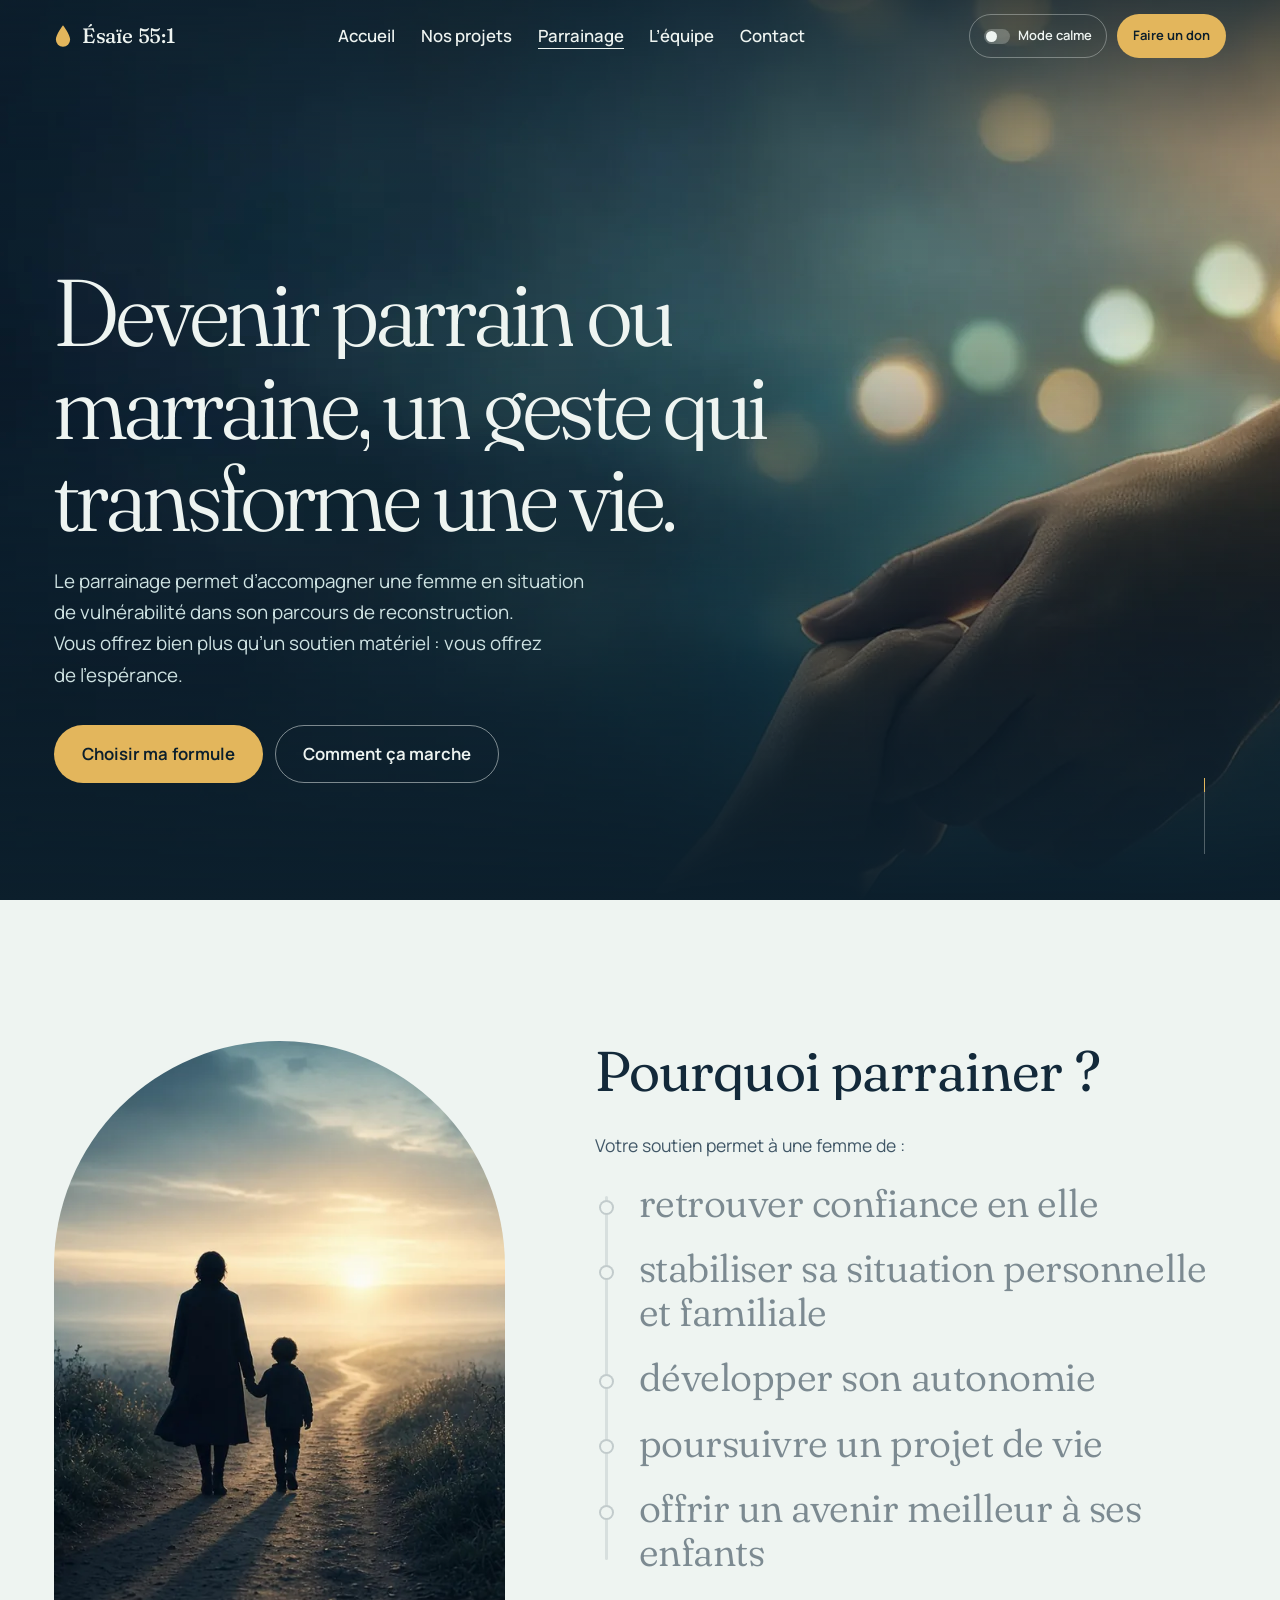
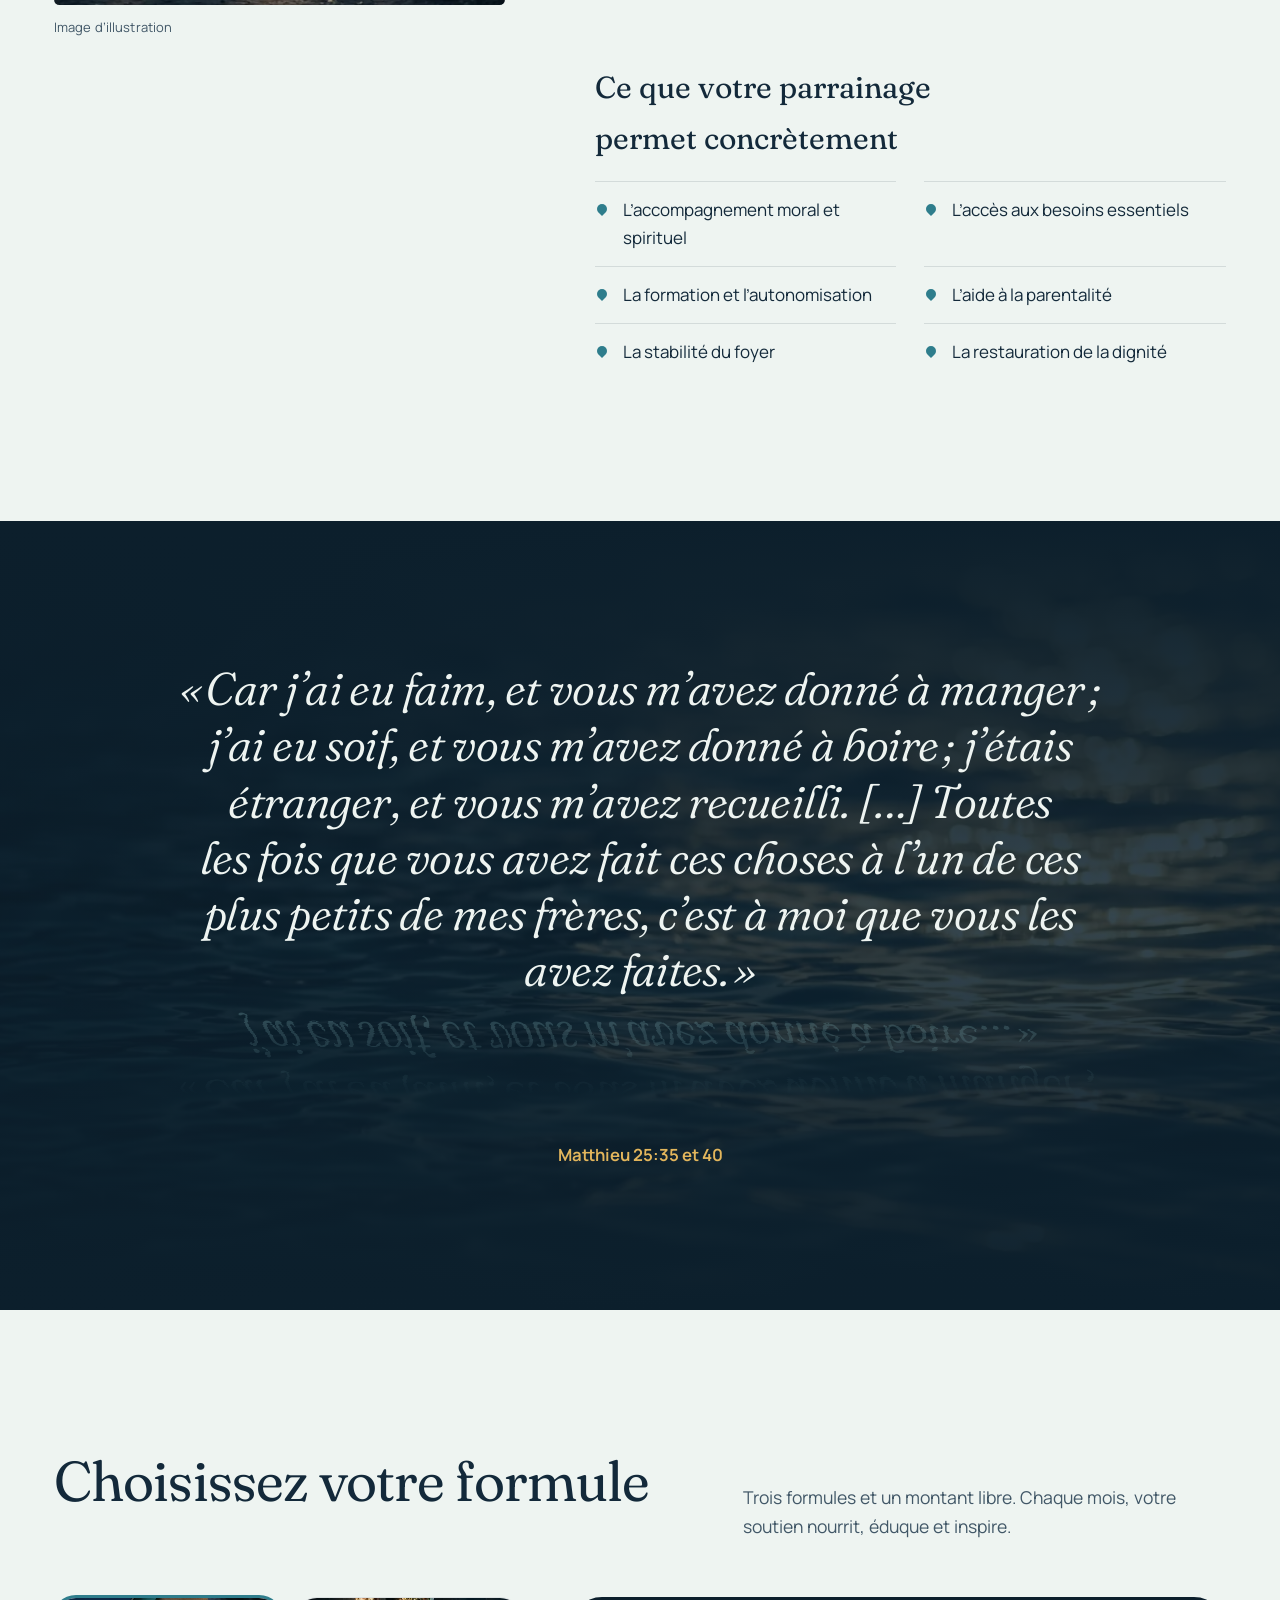
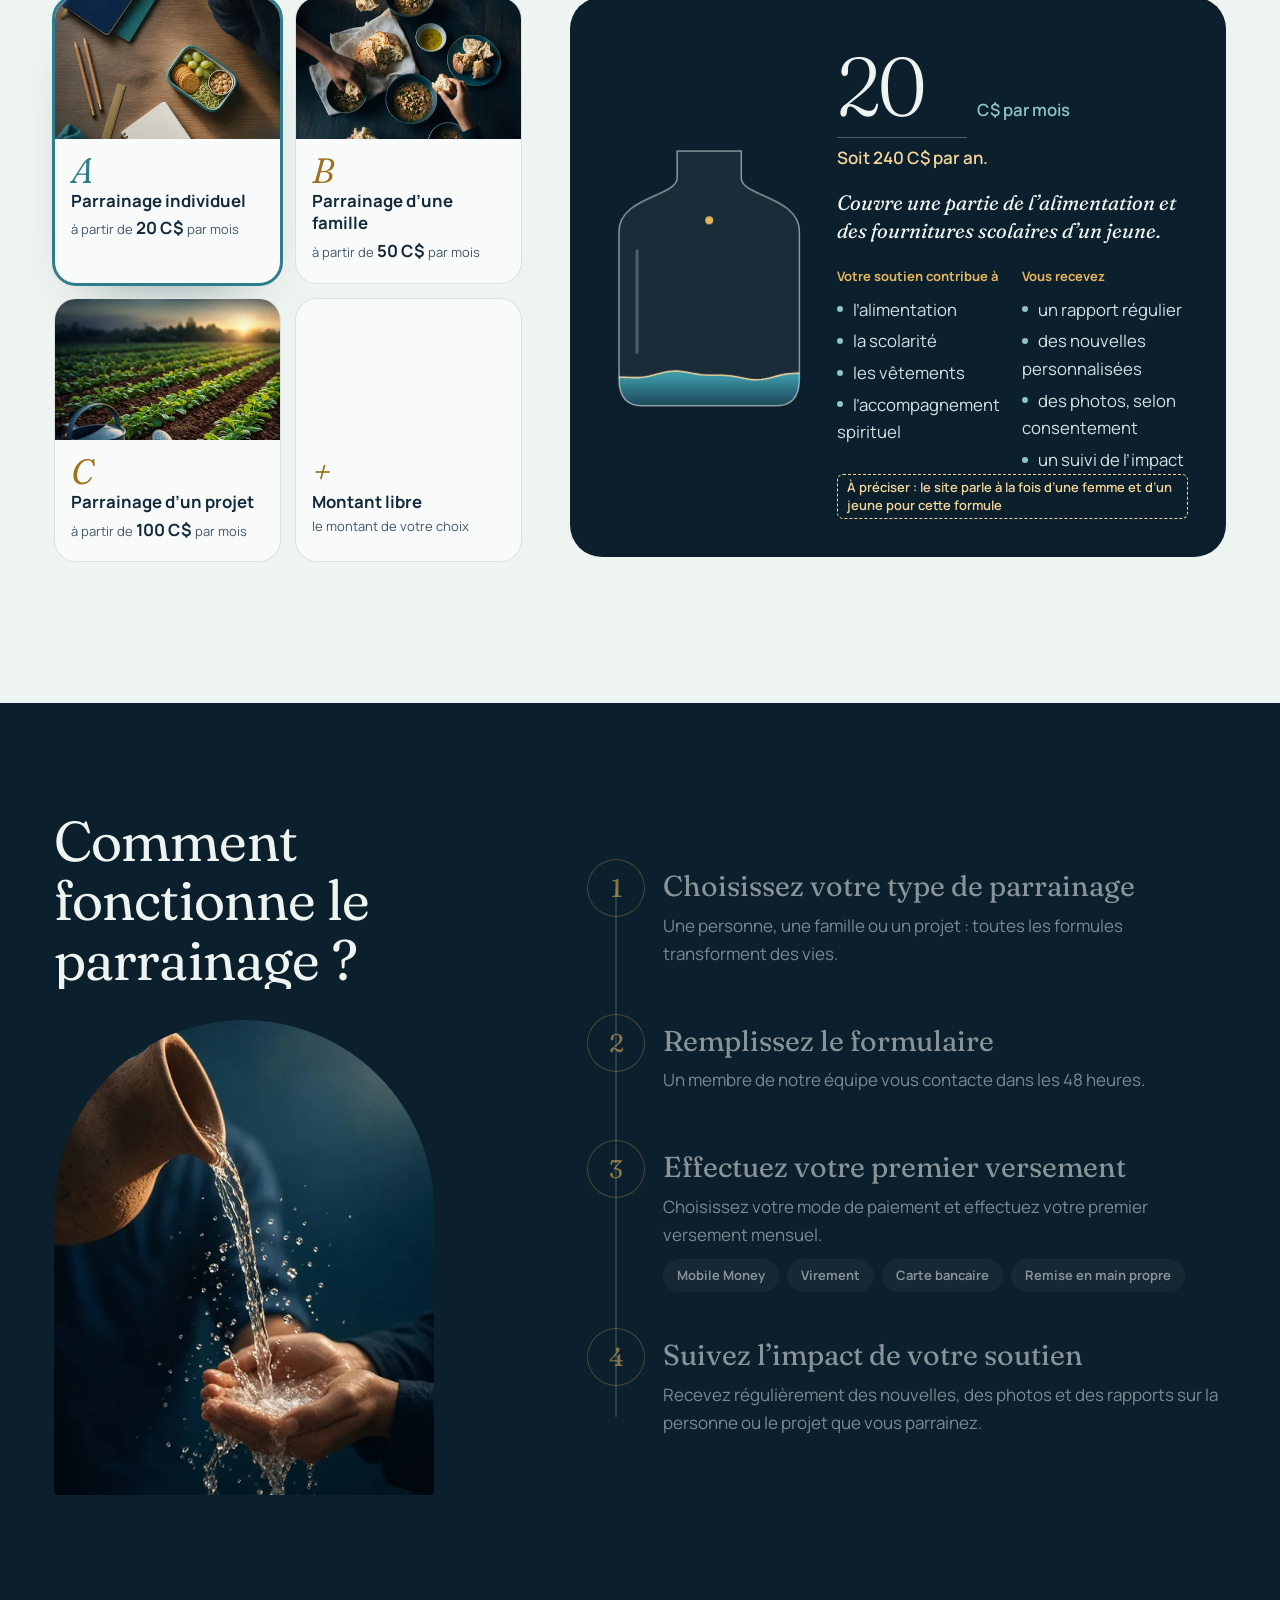
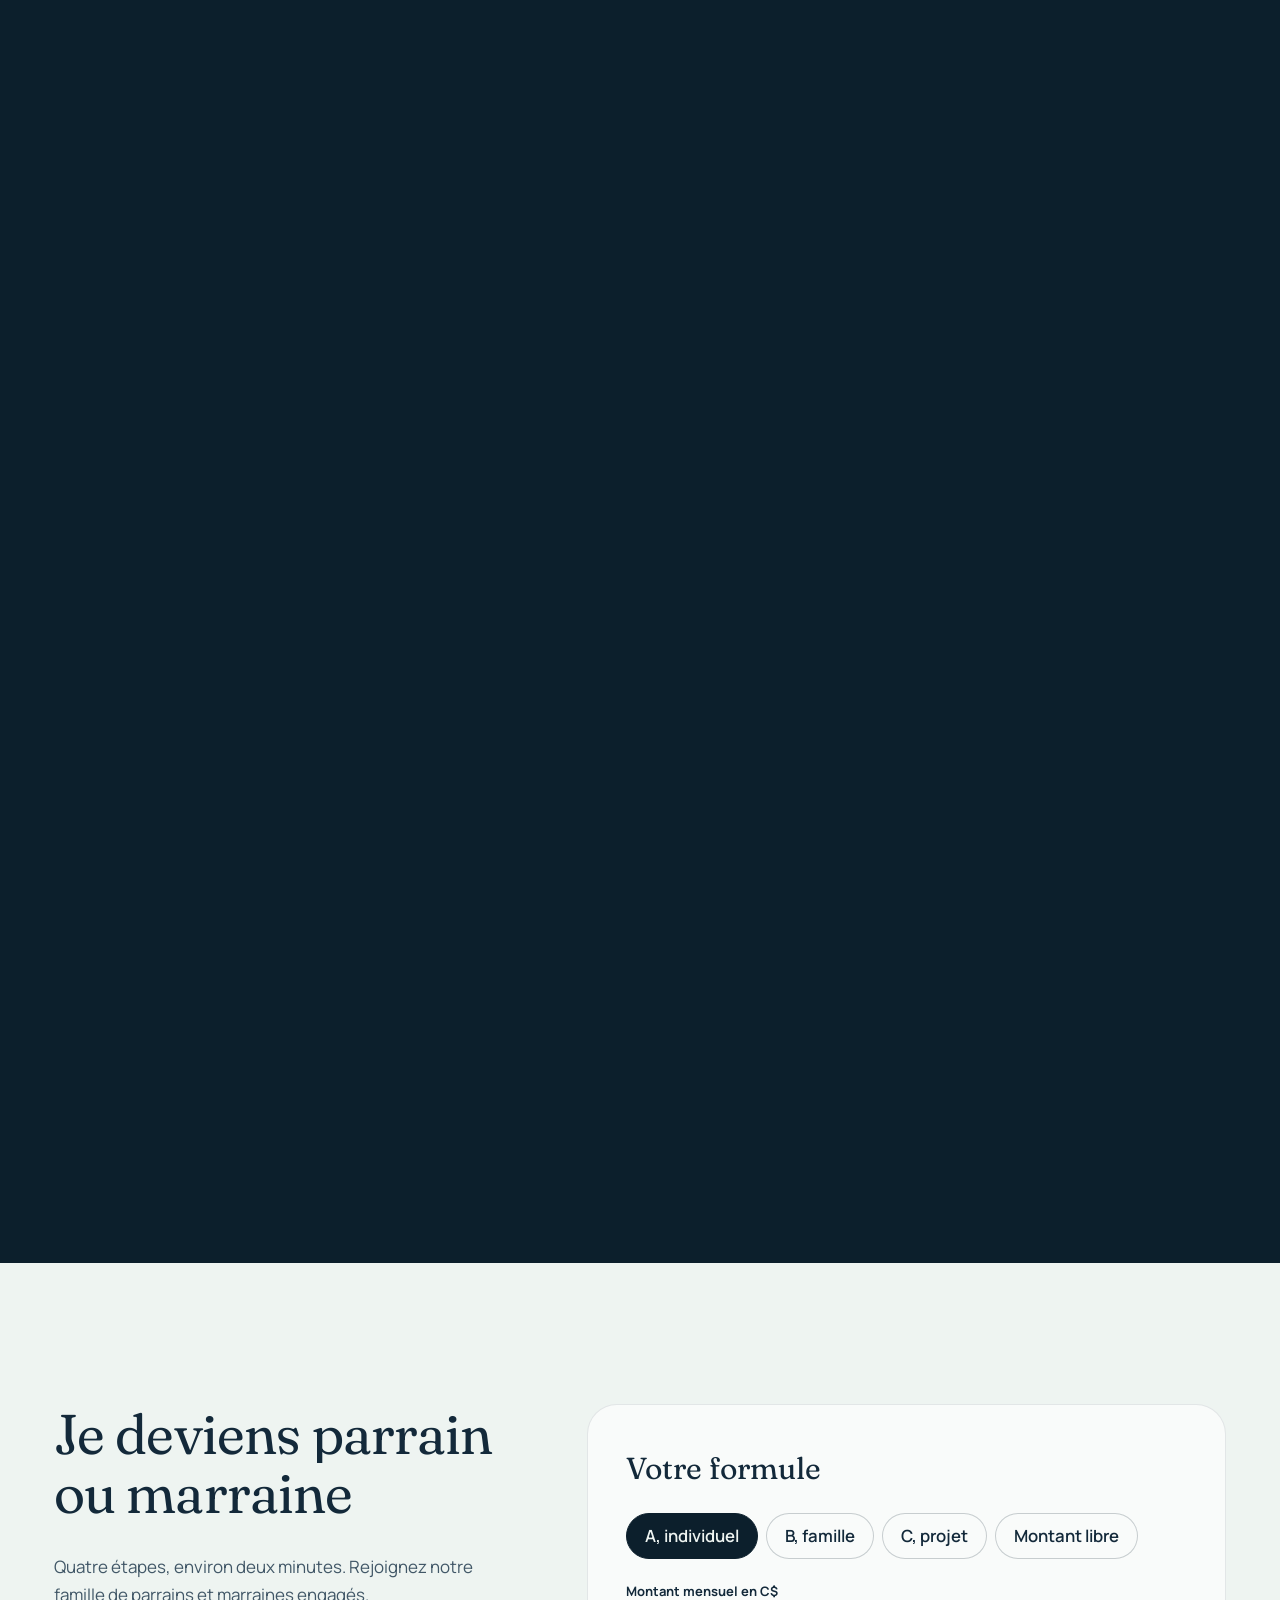
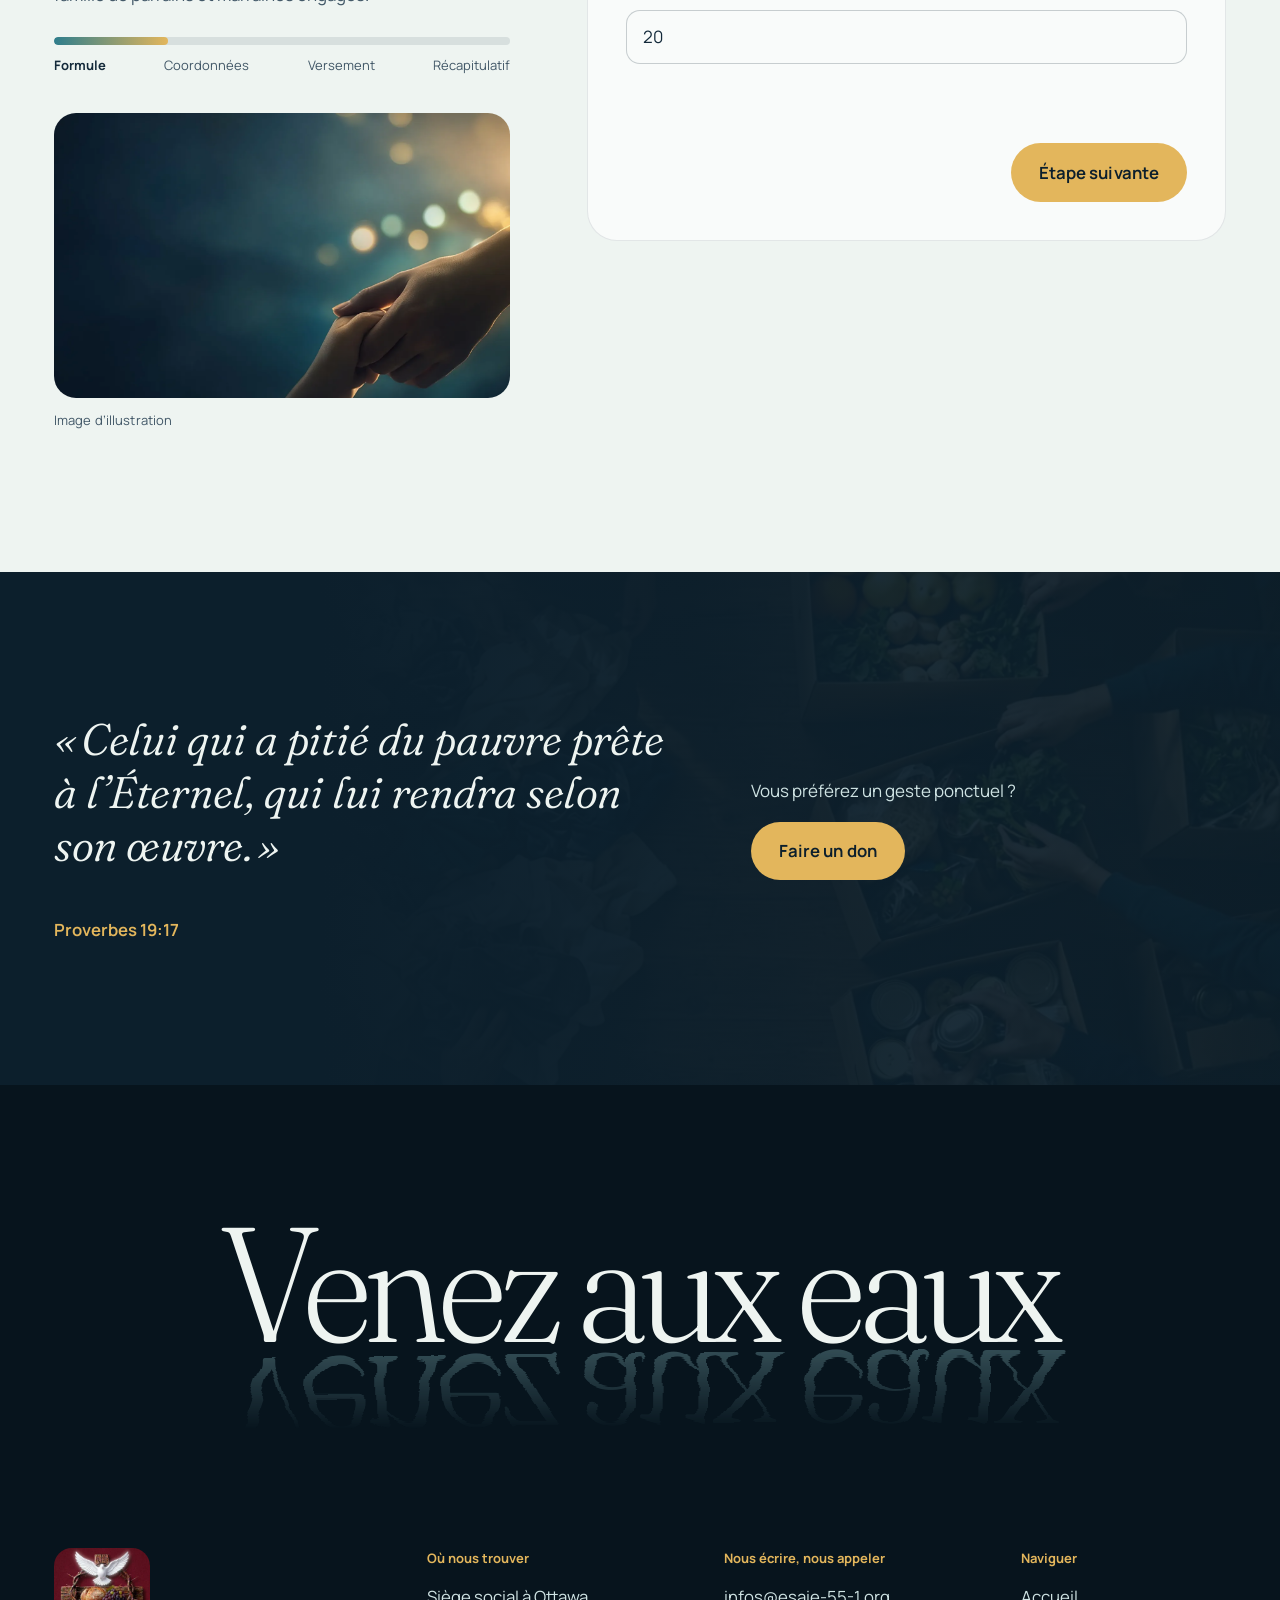
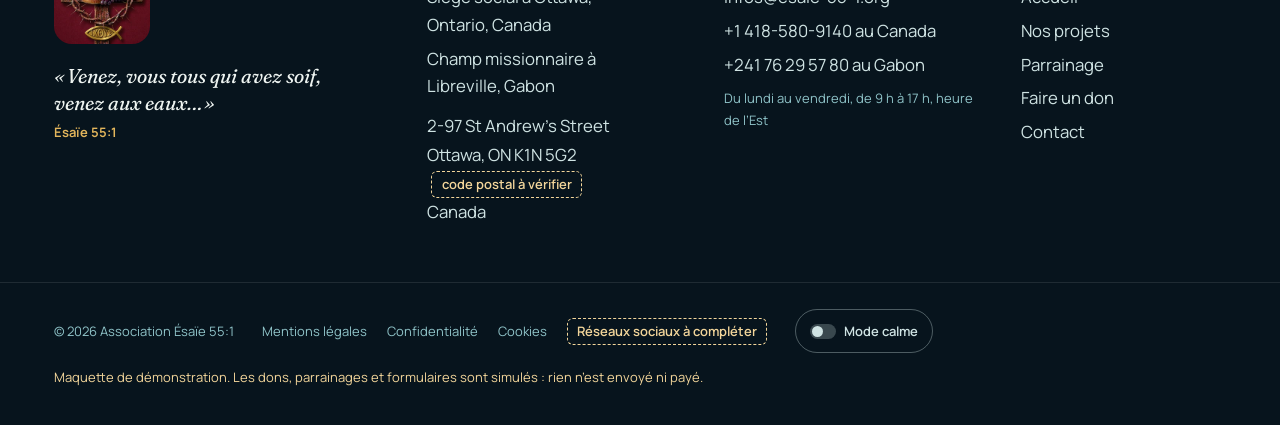
<file: parrainage.html>
<!doctype html>
<html lang="fr-CA" class="no-js">
<head>
<meta charset="utf-8">
<meta name="viewport" content="width=device-width, initial-scale=1">
<title>Parrainage, devenir parrain ou marraine avec Ésaïe 55:1</title>
<meta name="description" content="Devenez parrain ou marraine avec l’association Ésaïe 55:1&nbsp;: parrainage individuel à partir de 20 C$ par mois, d’une famille à partir de 50 C$, d’un projet à partir de 100 C$, ou montant libre.">
<meta name="theme-color" content="#0C1F2C">
<link rel="canonical" href="https://esaie-55-1-maquette.vercel.app/parrainage">
<meta property="og:type" content="website">
<meta property="og:locale" content="fr_CA">
<meta property="og:site_name" content="Ésaïe 55:1">
<meta property="og:title" content="Devenir parrain ou marraine avec Ésaïe 55:1">
<meta property="og:description" content="Formule individuelle dès 20 C$ par mois, famille dès 50 C$, projet dès 100 C$, ou montant libre.">
<meta property="og:url" content="https://esaie-55-1-maquette.vercel.app/parrainage">
<meta property="og:image" content="https://esaie-55-1-maquette.vercel.app/assets/img/og-parrainage.jpg">
<meta property="og:image:width" content="1200">
<meta property="og:image:height" content="630">
<meta property="og:image:alt" content="Devenir parrain ou marraine avec Ésaïe 55:1">
<meta name="twitter:card" content="summary_large_image">
<meta name="twitter:image" content="https://esaie-55-1-maquette.vercel.app/assets/img/og-parrainage.jpg">
<link rel="icon" href="assets/img/favicon.svg" type="image/svg+xml">
<link rel="apple-touch-icon" href="assets/img/icone-180.png">
<link rel="preload" href="assets/fonts/fraunces.woff2" as="font" type="font/woff2" crossorigin>
<link rel="preload" href="assets/fonts/manrope.woff2" as="font" type="font/woff2" crossorigin>
<link rel="stylesheet" href="assets/css/main.css?v=20261031">
<meta name="robots" content="noindex, nofollow">
<script>!function(d){var c,v,u;try{c=localStorage.getItem("esaie-calme")}catch(e){}try{u=sessionStorage.getItem("esaie-intro")}catch(e){}try{v=sessionStorage.getItem("esaie-vague");sessionStorage.removeItem("esaie-vague")}catch(e){}var r=window.matchMedia&&matchMedia("(prefers-reduced-motion: reduce)").matches;var calme=c==null?r:c==="1";var k=d.className.replace("no-js","js");if(calme)k+=" calme";else if(v)k+=" vague-arrivee";else if(d.hasAttribute("data-intro")&&!u&&!location.hash)k+=" intro";d.className=k}(document.documentElement);</script>

</head>
<body data-page="parrainage">
<a class="evitement" href="#contenu">Aller au contenu</a>

<div class="curseur est-cache" aria-hidden="true"><span class="curseur__anneau"></span><span class="curseur__point"></span></div>

<div class="vague" aria-hidden="true" data-vague>
  <svg class="vague__svg" preserveAspectRatio="none"><path class="vague__path" d=""/></svg>
</div>

<header class="entete" data-entete>
  <a class="entete__marque" href="index.html" aria-label="Ésaïe 55:1, retour à l’accueil">
    <svg class="entete__goutte" viewBox="0 0 24 32" aria-hidden="true"><path d="M12 1.5C12 1.5 2.5 13.8 2.5 20.8a9.5 9.5 0 0 0 19 0C21.5 13.8 12 1.5 12 1.5Z"/></svg>
    <span class="entete__nom">Ésaïe 55:1</span>
  </a>
  <nav class="entete__nav" aria-label="Navigation principale">
    <ul class="entete__liens">
      <li><a class="lien" href="index.html" >Accueil</a></li>
      <li><a class="lien" href="projets.html" >Nos projets</a></li>
      <li><a class="lien" href="parrainage.html" aria-current="page">Parrainage</a></li>
      <li><a class="lien" href="index.html#equipe">L’équipe</a></li>
      <li><a class="lien" href="index.html#contact">Contact</a></li>
    </ul>
  </nav>
  <div class="entete__actions">
    <button class="bouton-calme" type="button" data-calme aria-pressed="false" title="Réduit les animations et coupe l’effet d’eau">
      <span class="calme__pastille" aria-hidden="true"></span><span class="calme__txt">Mode calme</span>
    </button>
    <a class="btn btn--or btn--petit entete__don" href="index.html#don" data-magnet><span>Faire un don</span></a>
    <button class="entete__menu" type="button" aria-expanded="false" aria-controls="menu-mobile" data-menu>
      <span class="entete__menu-txt">Menu</span><span class="entete__menu-ico" aria-hidden="true"><i></i><i></i></span>
    </button>
  </div>
</header>

<div class="menu-mobile" id="menu-mobile" data-menu-panneau hidden data-lenis-prevent>
  <div class="menu-mobile__eau" aria-hidden="true"></div>
  <nav aria-label="Navigation mobile">
    <ul class="menu-mobile__liens">
      <li><a href="index.html" >Accueil</a></li>
      <li><a href="projets.html" >Nos projets</a></li>
      <li><a href="parrainage.html" aria-current="page">Parrainage</a></li>
      <li><a href="index.html#equipe">L’équipe</a></li>
      <li><a href="index.html#don">Faire un don</a></li>
      <li><a href="index.html#contact">Contact</a></li>
    </ul>
  </nav>
  <button class="bouton-calme calme--menu" type="button" data-calme aria-pressed="false">
    <span class="calme__pastille" aria-hidden="true"></span><span>Mode calme, avec moins d’animations</span>
  </button>
  <p class="menu-mobile__verset">« Vous tous qui avez soif, venez aux eaux. »<span>Ésaïe 55:1</span></p>
</div>


<main id="contenu">

  <section class="ouverture ouverture--page" id="ouverture" data-theme="sombre">
    <div class="eau" data-eau data-src="assets/img/parrainage-hero-1168.webp" data-src-mobile="assets/img/parrainage-hero-mobile-657.webp" aria-hidden="true">
      <picture><source media="(max-aspect-ratio: 4/5)" srcset="assets/img/parrainage-hero-mobile-480.webp 480w, assets/img/parrainage-hero-mobile-657.webp 657w" sizes="100vw"><img class="eau__img" src="assets/img/parrainage-hero-1168.webp" srcset="assets/img/parrainage-hero-640.webp 640w, assets/img/parrainage-hero-960.webp 960w, assets/img/parrainage-hero-1168.webp 1168w, assets/img/parrainage-hero-1600.webp 1600w, assets/img/parrainage-hero-1920.webp 1920w" sizes="100vw" width="1920" height="1080" alt="" decoding="async" fetchpriority="high"></picture>
    </div>
    <div class="ouverture__contenu">
      <h1 class="ouverture__titre ouverture__titre--page" data-titre-ouverture>Devenir parrain ou marraine, un geste qui transforme une vie.</h1>
      <p class="ouverture__intro">Le parrainage permet d’accompagner une femme en situation de vulnérabilité dans son parcours de reconstruction. Vous offrez bien plus qu’un soutien matériel : vous offrez de l’espérance.</p>
      <div class="ouverture__actions">
        <a class="btn btn--or" href="#formules" data-magnet><span>Choisir ma formule</span></a>
        <a class="btn btn--ligne" href="#etapes" data-magnet><span>Comment ça marche</span></a>
      </div>
    </div>
    <a class="ouverture__defiler" href="#pourquoi"><span class="sr-only">Descendre vers les raisons de parrainer</span><span class="ouverture__fil" aria-hidden="true"><span class="ouverture__goutte"></span></span></a>
  </section>

  <section class="section pourquoi" id="pourquoi" data-theme="clair">
    <div class="enveloppe pourquoi__grille">
      <figure class="pourquoi__visuel">
        <div class="pourquoi__cadre"><img class="pourquoi__img" src="assets/img/parrainage-pourquoi-640.webp" srcset="assets/img/parrainage-pourquoi-480.webp 480w, assets/img/parrainage-pourquoi-640.webp 640w, assets/img/parrainage-pourquoi-784.webp 784w" sizes="(min-width: 900px) 40vw, 88vw" width="784" height="980" alt="Une mère et son enfant, de dos, marchent main dans la main vers le soleil levant" decoding="async" loading="lazy"></div>
        <figcaption class="legende">Image d’illustration</figcaption>
      </figure>
      <div class="pourquoi__texte">
        <h2 class="titre-section">Pourquoi parrainer&nbsp;?</h2>
        <p class="pourquoi__lead">Votre soutien permet à une femme de&nbsp;:</p>
        <div class="flux" data-flux>
          <span class="flux__tube" aria-hidden="true"><span class="flux__eau" data-flux-eau></span></span>
          <ol class="flux__liste">
            <li class="flux__item">retrouver confiance en elle</li>
            <li class="flux__item">stabiliser sa situation personnelle et familiale</li>
            <li class="flux__item">développer son autonomie</li>
            <li class="flux__item">poursuivre un projet de vie</li>
            <li class="flux__item">offrir un avenir meilleur à ses enfants</li>
          </ol>
        </div>
        <h3 class="pourquoi__sous">Ce que votre parrainage permet concrètement</h3>
        <ul class="concret">
          <li>L’accompagnement moral et spirituel</li>
          <li>L’accès aux besoins essentiels</li>
          <li>La formation et l’autonomisation</li>
          <li>L’aide à la parentalité</li>
          <li>La stabilité du foyer</li>
          <li>La restauration de la dignité</li>
        </ul>
      </div>
    </div>
  </section>

  <section class="section verset-reflet" data-theme="sombre">
    <div class="verset-reflet__fond" aria-hidden="true"><img class="verset-reflet__img" src="assets/img/texture-lumiere-eau-960.webp" srcset="assets/img/texture-lumiere-eau-640.webp 640w, assets/img/texture-lumiere-eau-960.webp 960w, assets/img/texture-lumiere-eau-1168.webp 1168w" sizes="100vw" width="1168" height="657" alt="" decoding="async" loading="lazy"></div>
    <div class="enveloppe">
      <blockquote class="verset-reflet__bloc" data-reflet>
        <p class="verset-reflet__texte">« Car j’ai eu faim, et vous m’avez donné à manger ; j’ai eu soif, et vous m’avez donné à boire ; j’étais étranger, et vous m’avez recueilli. […] Toutes les fois que vous avez fait ces choses à l’un de ces plus petits de mes frères, c’est à moi que vous les avez faites. »</p>
        <p class="verset-reflet__texte verset-reflet__texte--reflet" aria-hidden="true">« Car j’ai eu faim, et vous m’avez donné à manger ; j’ai eu soif, et vous m’avez donné à boire… »</p>
        <cite class="verset-reflet__ref">Matthieu 25:35 et 40</cite>
      </blockquote>
    </div>
  </section>

  <section class="section formules" id="formules" data-theme="clair">
    <div class="enveloppe">
      <div class="formules__tete">
        <h2 class="titre-section">Choisissez votre formule</h2>
        <p>Trois formules et un montant libre. Chaque mois, votre soutien nourrit, éduque et inspire.</p>
      </div>
      <div class="formules__grille">
        <div class="formules__choix" role="radiogroup" aria-label="Formule de parrainage" data-formules>
          <label class="formule" data-formule="A">
            <input type="radio" name="formule" value="A" data-montant="20" checked>
            <span class="formule__img"><img src="assets/img/formule-jeune-600.webp" srcset="assets/img/formule-jeune-400.webp 400w, assets/img/formule-jeune-600.webp 600w, assets/img/formule-jeune-784.webp 784w" sizes="(min-width: 900px) 14vw, 30vw" width="784" height="784" alt="" decoding="async" loading="lazy"></span>
            <span class="formule__corps">
              <span class="formule__lettre">A</span>
              <span class="formule__nom">Parrainage individuel</span>
              <span class="formule__prix">à partir de <strong>20&nbsp;C$</strong> par mois</span>
            </span>
          </label>
          <label class="formule" data-formule="B">
            <input type="radio" name="formule" value="B" data-montant="50">
            <span class="formule__img"><img src="assets/img/formule-famille-600.webp" srcset="assets/img/formule-famille-400.webp 400w, assets/img/formule-famille-600.webp 600w, assets/img/formule-famille-784.webp 784w" sizes="(min-width: 900px) 14vw, 30vw" width="784" height="784" alt="" decoding="async" loading="lazy"></span>
            <span class="formule__corps">
              <span class="formule__lettre">B</span>
              <span class="formule__nom">Parrainage d’une famille</span>
              <span class="formule__prix">à partir de <strong>50&nbsp;C$</strong> par mois</span>
            </span>
          </label>
          <label class="formule" data-formule="C">
            <input type="radio" name="formule" value="C" data-montant="100">
            <span class="formule__img"><img src="assets/img/formule-projet-600.webp" srcset="assets/img/formule-projet-400.webp 400w, assets/img/formule-projet-600.webp 600w, assets/img/formule-projet-784.webp 784w" sizes="(min-width: 900px) 14vw, 30vw" width="784" height="784" alt="" decoding="async" loading="lazy"></span>
            <span class="formule__corps">
              <span class="formule__lettre">C</span>
              <span class="formule__nom">Parrainage d’un projet</span>
              <span class="formule__prix">à partir de <strong>100&nbsp;C$</strong> par mois</span>
            </span>
          </label>
          <label class="formule formule--libre" data-formule="L">
            <input type="radio" name="formule" value="L" data-montant="35">
            <span class="formule__img"><img src="assets/img/texture-lumiere-eau-960.webp" srcset="assets/img/texture-lumiere-eau-640.webp 640w, assets/img/texture-lumiere-eau-960.webp 960w, assets/img/texture-lumiere-eau-1168.webp 1168w" sizes="(min-width: 900px) 14vw, 30vw" width="1168" height="657" alt="" decoding="async" loading="lazy"></span>
            <span class="formule__corps">
              <span class="formule__lettre" aria-hidden="true">+</span>
              <span class="formule__nom">Montant libre</span>
              <span class="formule__prix">le montant de votre choix</span>
            </span>
          </label>
        </div>

        <div class="formules__detail" data-detail>
          <div class="recipient recipient--grand" data-recipient data-max="120" aria-hidden="true"><canvas class="recipient__canvas"></canvas></div>
          <div class="detail">
            <label class="detail__montant">
              <span class="sr-only">Montant mensuel en dollars canadiens</span>
              <input class="detail__input" type="number" min="1" step="1" inputmode="numeric" value="20" data-montant-mensuel>
              <span class="detail__devise">C$ par mois</span>
            </label>
            <p class="detail__annuel" data-annuel>Soit 240&nbsp;C$ par an.</p>
            <p class="detail__impact" data-impact aria-live="polite"></p>
            <div class="detail__colonnes">
              <div><h3 class="detail__titre">Votre soutien contribue à</h3><ul class="detail__liste" data-contribue></ul></div>
              <div><h3 class="detail__titre">Vous recevez</h3><ul class="detail__liste" data-recevez></ul></div>
            </div>
            <p class="detail__note" data-note aria-live="polite"></p>
            <p class="a-completer" data-precision></p>
          </div>
        </div>
      </div>
    </div>
  </section>

  <section class="etapes" id="etapes" data-theme="sombre">
    <div class="etapes__epingle" data-etapes>
      <div class="enveloppe etapes__grille">
        <div class="etapes__gauche">
          <h2 class="titre-section">Comment fonctionne le parrainage&nbsp;?</h2>
          <div class="etapes__photo"><img class="etapes__img" src="assets/img/parrainage-etapes-640.webp" srcset="assets/img/parrainage-etapes-480.webp 480w, assets/img/parrainage-etapes-640.webp 640w, assets/img/parrainage-etapes-784.webp 784w" sizes="(min-width: 900px) 30vw, 70vw" width="784" height="980" alt="De l’eau versée d’une cruche dans des mains ouvertes" decoding="async" loading="lazy"></div>
        </div>
        <ol class="etapes__liste">
          <li class="etape" data-etape>
            <span class="etape__num">1</span>
            <div><h3 class="etape__titre">Choisissez votre type de parrainage</h3><p>Une personne, une famille ou un projet : toutes les formules transforment des vies.</p></div>
          </li>
          <li class="etape" data-etape>
            <span class="etape__num">2</span>
            <div><h3 class="etape__titre">Remplissez le formulaire</h3><p>Un membre de notre équipe vous contacte dans les 48 heures.</p></div>
          </li>
          <li class="etape" data-etape>
            <span class="etape__num">3</span>
            <div><h3 class="etape__titre">Effectuez votre premier versement</h3><p>Choisissez votre mode de paiement et effectuez votre premier versement mensuel.</p>
              <ul class="moyens moyens--sombre"><li>Mobile Money</li><li>Virement</li><li>Carte bancaire</li><li>Remise en main propre</li></ul></div>
          </li>
          <li class="etape" data-etape>
            <span class="etape__num">4</span>
            <div><h3 class="etape__titre">Suivez l’impact de votre soutien</h3><p>Recevez régulièrement des nouvelles, des photos et des rapports sur la personne ou le projet que vous parrainez.</p></div>
          </li>
          <li class="etapes__fil" aria-hidden="true"><span class="etapes__fil-eau" data-etapes-eau></span><span class="etapes__goutte" data-etapes-goutte></span></li>
        </ol>
      </div>
    </div>
  </section>

  <section class="section inscription" id="inscription" data-theme="clair">
    <div class="enveloppe inscription__grille">
      <div class="inscription__tete">
        <h2 class="titre-section">Je deviens parrain ou marraine</h2>
        <p>Quatre étapes, environ deux minutes. Rejoignez notre famille de parrains et marraines engagés.</p>
        <div class="progression" aria-hidden="true"><span class="progression__eau" data-progression></span></div>
        <ol class="progression__etapes" data-progression-etapes>
          <li aria-current="step">Formule</li><li>Coordonnées</li><li>Versement</li><li>Récapitulatif</li>
        </ol>
        <figure class="inscription__photo"><img class="inscription__img" src="assets/img/parrainage-hero-1168.webp" srcset="assets/img/parrainage-hero-640.webp 640w, assets/img/parrainage-hero-960.webp 960w, assets/img/parrainage-hero-1168.webp 1168w, assets/img/parrainage-hero-1600.webp 1600w, assets/img/parrainage-hero-1920.webp 1920w" sizes="(min-width: 900px) 34vw, 88vw" width="1920" height="1080" alt="La main d’un adulte et celle d’un enfant se tiennent dans une lumière chaude" decoding="async" loading="lazy"><figcaption class="legende">Image d’illustration</figcaption></figure>
      </div>
      <form class="assistant" data-assistant novalidate>
        <fieldset class="assistant__pas" data-pas="1">
          <legend class="assistant__titre">Votre formule</legend>
          <div class="choix__options">
            <label class="pastille"><input type="radio" name="f" value="A" checked><span>A, individuel</span></label>
            <label class="pastille"><input type="radio" name="f" value="B"><span>B, famille</span></label>
            <label class="pastille"><input type="radio" name="f" value="C"><span>C, projet</span></label>
            <label class="pastille"><input type="radio" name="f" value="L"><span>Montant libre</span></label>
          </div>
          <label class="champ"><span class="champ__label">Montant mensuel en C$</span><input class="champ__input" type="number" name="m" min="1" value="20" inputmode="numeric"></label>
        </fieldset>
        <fieldset class="assistant__pas" data-pas="2" hidden>
          <legend class="assistant__titre">Vos coordonnées</legend>
          <div class="champs-2">
            <label class="champ"><span class="champ__label">Prénom <abbr title="obligatoire">*</abbr></span><input class="champ__input" name="prenom" autocomplete="given-name" required></label>
            <label class="champ"><span class="champ__label">Nom de famille <abbr title="obligatoire">*</abbr></span><input class="champ__input" name="nom" autocomplete="family-name" required></label>
          </div>
          <div class="champs-2">
            <label class="champ"><span class="champ__label">Courriel <abbr title="obligatoire">*</abbr></span><input class="champ__input" name="courriel" type="email" autocomplete="email" required></label>
            <label class="champ"><span class="champ__label">Téléphone</span><input class="champ__input" name="tel" type="tel" autocomplete="tel"></label>
          </div>
          <label class="champ"><span class="champ__label">Pays</span><input class="champ__input" name="pays" autocomplete="country-name" value="Canada"></label>
        </fieldset>
        <fieldset class="assistant__pas" data-pas="3" hidden>
          <legend class="assistant__titre">Votre mode de versement</legend>
          <div class="choix__options choix__options--col">
            <label class="pastille pastille--large"><input type="radio" name="v" value="Mobile Money"><span>Mobile Money</span></label>
            <label class="pastille pastille--large"><input type="radio" name="v" value="Virement" checked><span>Virement</span></label>
            <label class="pastille pastille--large"><input type="radio" name="v" value="Carte bancaire"><span>Carte bancaire</span></label>
            <label class="pastille pastille--large"><input type="radio" name="v" value="Remise en main propre"><span>Remise en main propre</span></label>
          </div>
        </fieldset>
        <fieldset class="assistant__pas" data-pas="4" hidden>
          <legend class="assistant__titre">Récapitulatif</legend>
          <dl class="recap" data-recap></dl>
          <p class="a-completer">Reçu officiel de don : numéro d’enregistrement d’organisme de bienfaisance (ARC) à compléter</p>
        </fieldset>
        <div class="assistant__fin" data-fin hidden>
          <p class="assistant__merci">Merci, votre demande de parrainage est prête.</p>
          <p>Dans le vrai site, un membre de l’équipe vous contacterait dans les 48 heures. Ceci est une démonstration : rien n’a été envoyé.</p>
        </div>
        <p class="form-retour" data-retour role="status" aria-live="polite"></p>
        <div class="assistant__nav">
          <button class="btn btn--ligne-sombre" type="button" data-precedent hidden><span>Étape précédente</span></button>
          <button class="btn btn--or" type="submit" data-suivant data-magnet><span>Étape suivante</span></button>
        </div>
      </form>
    </div>
  </section>

  <section class="section appel appel--image" data-theme="sombre">
    <div class="appel__fond" aria-hidden="true"><img class="appel__fond-img" src="assets/img/agir-mains-960.webp" srcset="assets/img/agir-mains-640.webp 640w, assets/img/agir-mains-960.webp 960w, assets/img/agir-mains-1168.webp 1168w" sizes="100vw" width="1168" height="657" alt="" decoding="async" loading="lazy"></div>
    <div class="enveloppe appel__grille">
      <blockquote class="appel__verset">
        <p>« Celui qui a pitié du pauvre prête à l’Éternel, qui lui rendra selon son œuvre. »</p>
        <cite>Proverbes 19:17</cite>
      </blockquote>
      <div class="appel__actions">
        <p>Vous préférez un geste ponctuel&nbsp;?</p>
        <a class="btn btn--or" href="index.html#don" data-magnet><span>Faire un don</span></a>
      </div>
    </div>
  </section>
</main>

<svg class="sr-only" aria-hidden="true" focusable="false"><filter id="filtre-reflet" x="-5%" y="-20%" width="110%" height="140%"><feTurbulence type="fractalNoise" baseFrequency="0.003 0.05" numOctaves="1" seed="3" result="t" data-reflet-bruit/><feDisplacementMap in="SourceGraphic" in2="t" scale="18" xChannelSelector="R" yChannelSelector="G"/></filter></svg>
<footer class="pied" data-theme="sombre">
  <div class="pied__haut">
    <div class="pied__reflet" data-reflet aria-hidden="true">
      <p class="pied__geant">Venez aux eaux</p>
      <p class="pied__geant pied__geant--reflet">Venez aux eaux</p>
    </div>
    <p class="sr-only">« Venez, vous tous qui avez soif, venez aux eaux… » Ésaïe 55:1</p>
  </div>

  <div class="pied__grille">
    <div class="pied__bloc pied__bloc--marque">
      <img class="pied__logo" src="assets/img/logo-512.webp" srcset="assets/img/logo-256.webp 256w, assets/img/logo-512.webp 512w, assets/img/logo-1024.webp 1024w" sizes="96px" width="1024" height="1024" alt="Logo de l’association Ésaïe 55:1&nbsp;: une colombe, une croix, du pain et du raisin, entourés d’une couronne d’épines et du poisson ΙΧΘΥΣ" decoding="async" loading="lazy">
      <p class="pied__verset">« Venez, vous tous qui avez soif, venez aux eaux… »</p>
      <p class="pied__ref">Ésaïe 55:1</p>
    </div>
    <div class="pied__bloc">
      <h2 class="pied__titre">Où nous trouver</h2>
      <p>Siège social à Ottawa, Ontario, Canada</p>
      <p>Champ missionnaire à Libreville, Gabon</p>
      <address class="pied__adresse">2-97 St Andrew’s Street<br>Ottawa, ON K1N 5G2 <span class="a-completer" title="Le site actuel indique aussi K1N 5G1">code postal à vérifier</span><br>Canada</address>
    </div>
    <div class="pied__bloc">
      <h2 class="pied__titre">Nous écrire, nous appeler</h2>
      <p><a class="lien" href="mailto:infos@esaie-55-1.org">infos@esaie-55-1.org</a></p>
      <p><a class="lien" href="tel:+14185809140">+1 418-580-9140</a> au Canada</p>
      <p><a class="lien" href="tel:+24176295780">+241 76 29 57 80</a> au Gabon</p>
      <p class="pied__petit">Du lundi au vendredi, de 9 h à 17 h, heure de l’Est</p>
    </div>
    <div class="pied__bloc">
      <h2 class="pied__titre">Naviguer</h2>
      <ul class="pied__liens">
        <li><a class="lien" href="index.html">Accueil</a></li>
        <li><a class="lien" href="projets.html">Nos projets</a></li>
        <li><a class="lien" href="parrainage.html">Parrainage</a></li>
        <li><a class="lien" href="index.html#don">Faire un don</a></li>
        <li><a class="lien" href="index.html#contact">Contact</a></li>
      </ul>
    </div>
  </div>

  <div class="pied__bas">
    <p>© 2026 Association Ésaïe 55:1</p>
    <ul class="pied__legal">
      <li><a class="lien" href="https://www.esaie-55-1.org/mentions-l%C3%A9gales" rel="noopener">Mentions légales</a></li>
      <li><a class="lien" href="https://www.esaie-55-1.org/politique-de-confidentialit%C3%A9" rel="noopener">Confidentialité</a></li>
      <li><a class="lien" href="https://www.esaie-55-1.org/politique-de-cookies" rel="noopener">Cookies</a></li>
      <li><span class="a-completer">Réseaux sociaux à compléter</span></li>
    </ul>
    <button class="bouton-calme calme--pied" type="button" data-calme aria-pressed="false"><span class="calme__pastille" aria-hidden="true"></span><span>Mode calme</span></button>
    <p class="pied__maquette">Maquette de démonstration. Les dons, parrainages et formulaires sont simulés : rien n’est envoyé ni payé.</p>
  </div>
</footer>

<a class="don-flottant" href="index.html#don" data-don-flottant><span>Faire un don</span></a>

<script src="assets/js/vendor/gsap.min.js" defer></script>
<script src="assets/js/vendor/ScrollTrigger.min.js" defer></script>
<script src="assets/js/vendor/SplitText.min.js" defer></script>
<script src="assets/js/vendor/lenis.min.js" defer></script>
<script src="assets/js/data.js?v=20261031" defer></script>
<script src="assets/js/main.js?v=20261031" defer></script>

<script src="assets/js/parrainage.js?v=20261031" defer></script>
<script type="module" src="assets/js/eau.js?v=20261031"></script>
</body>
</html>
</file>
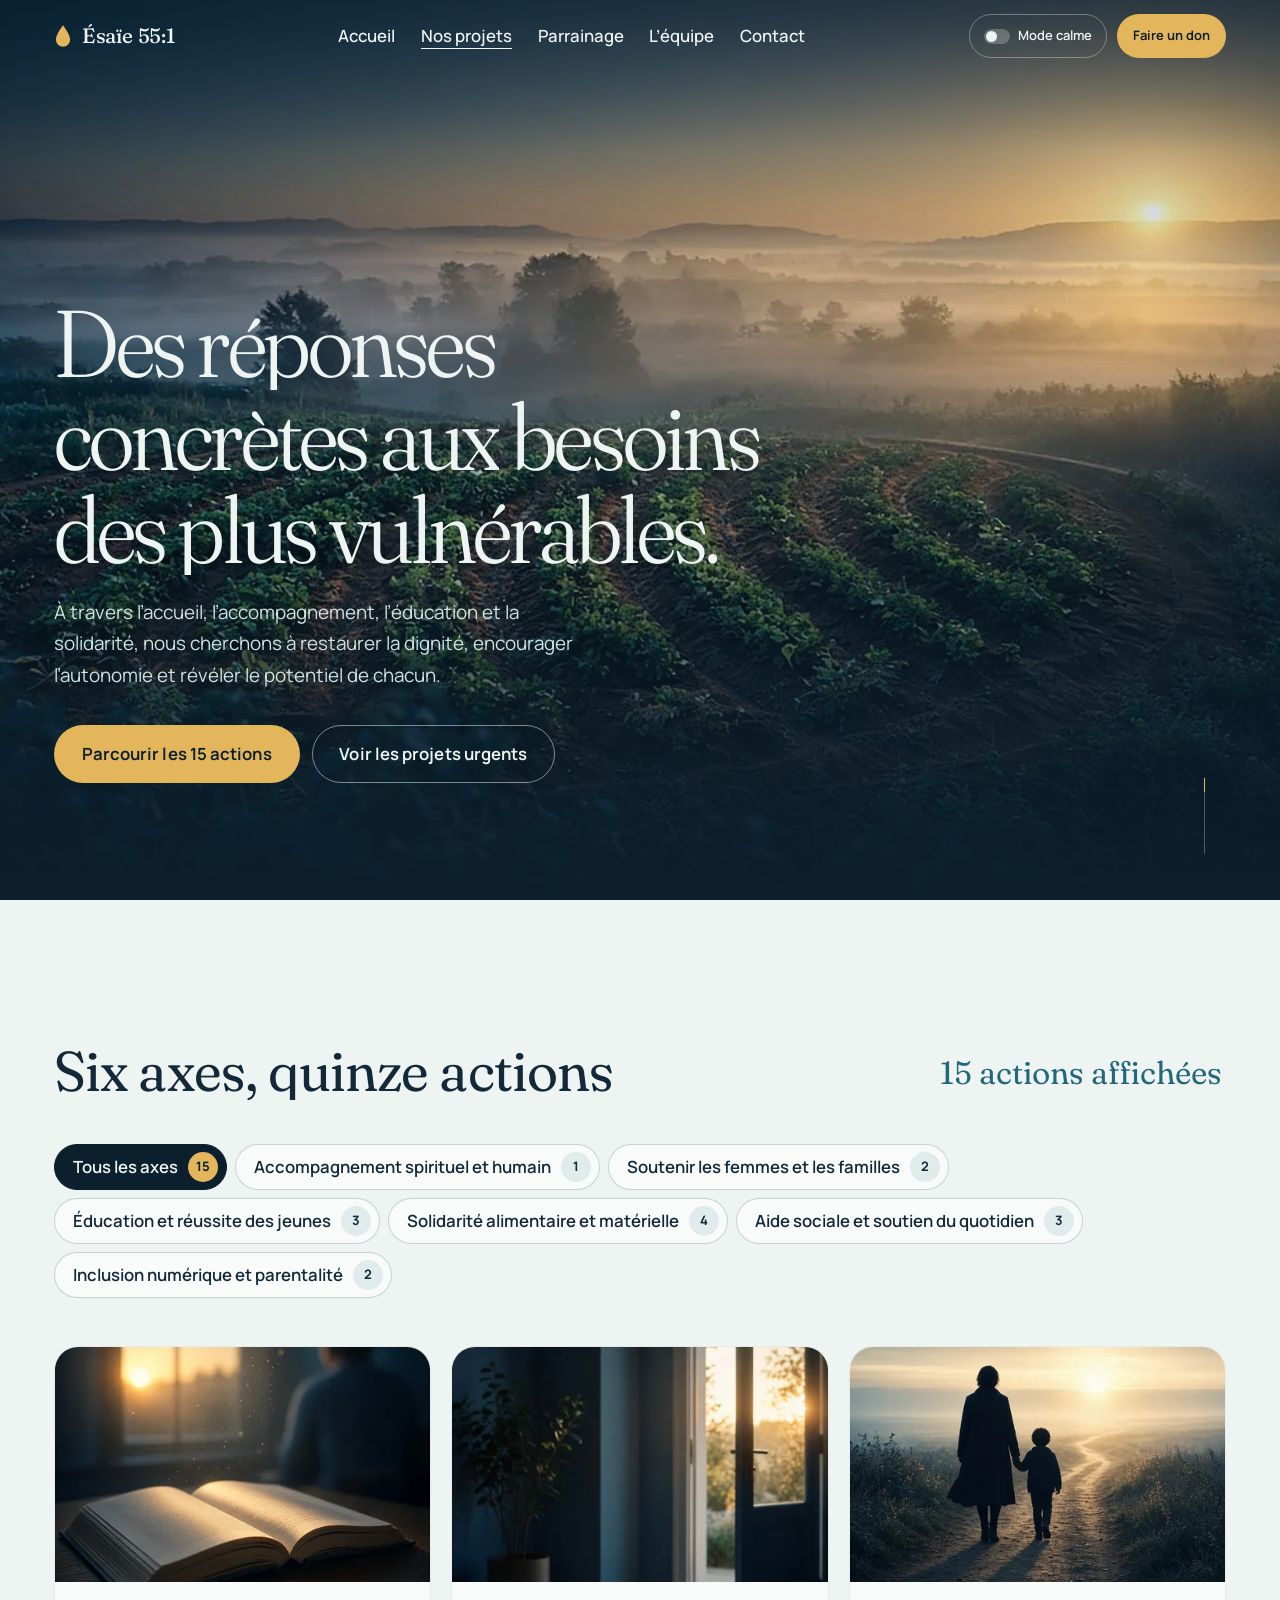
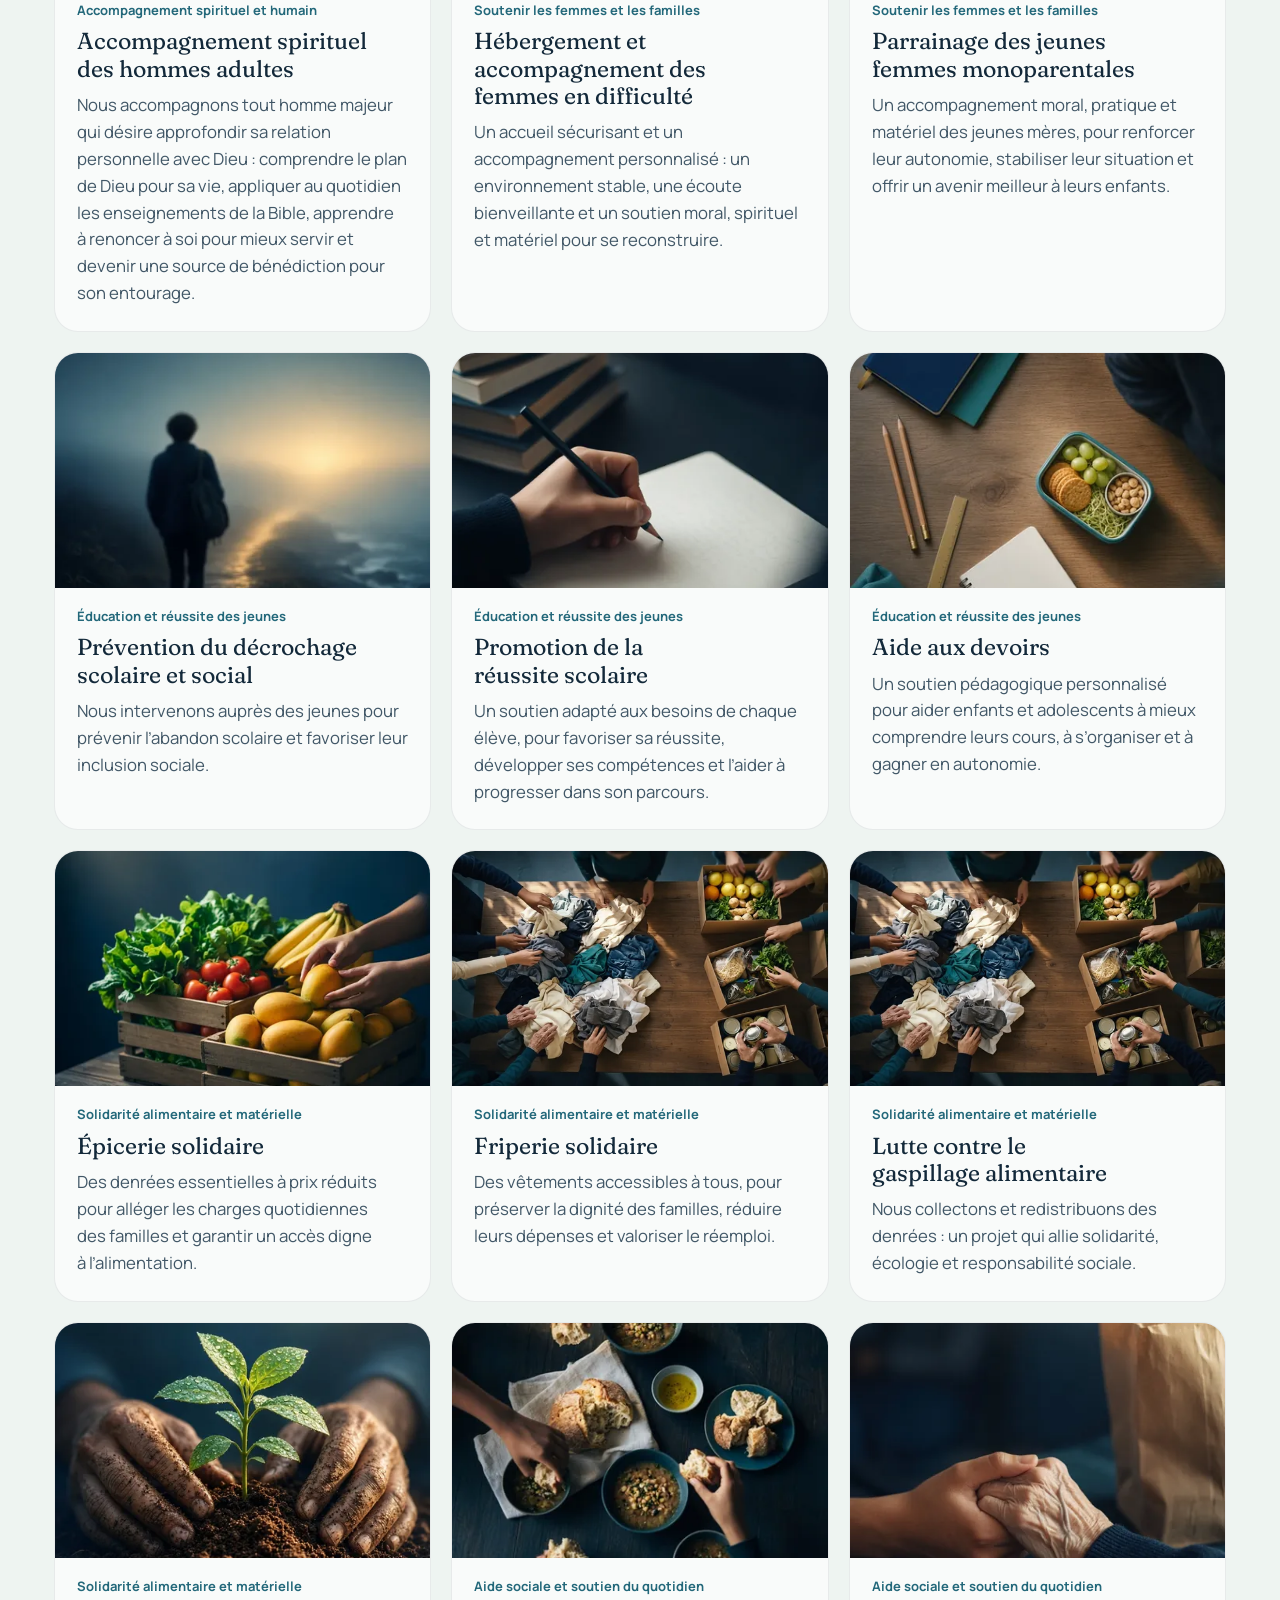
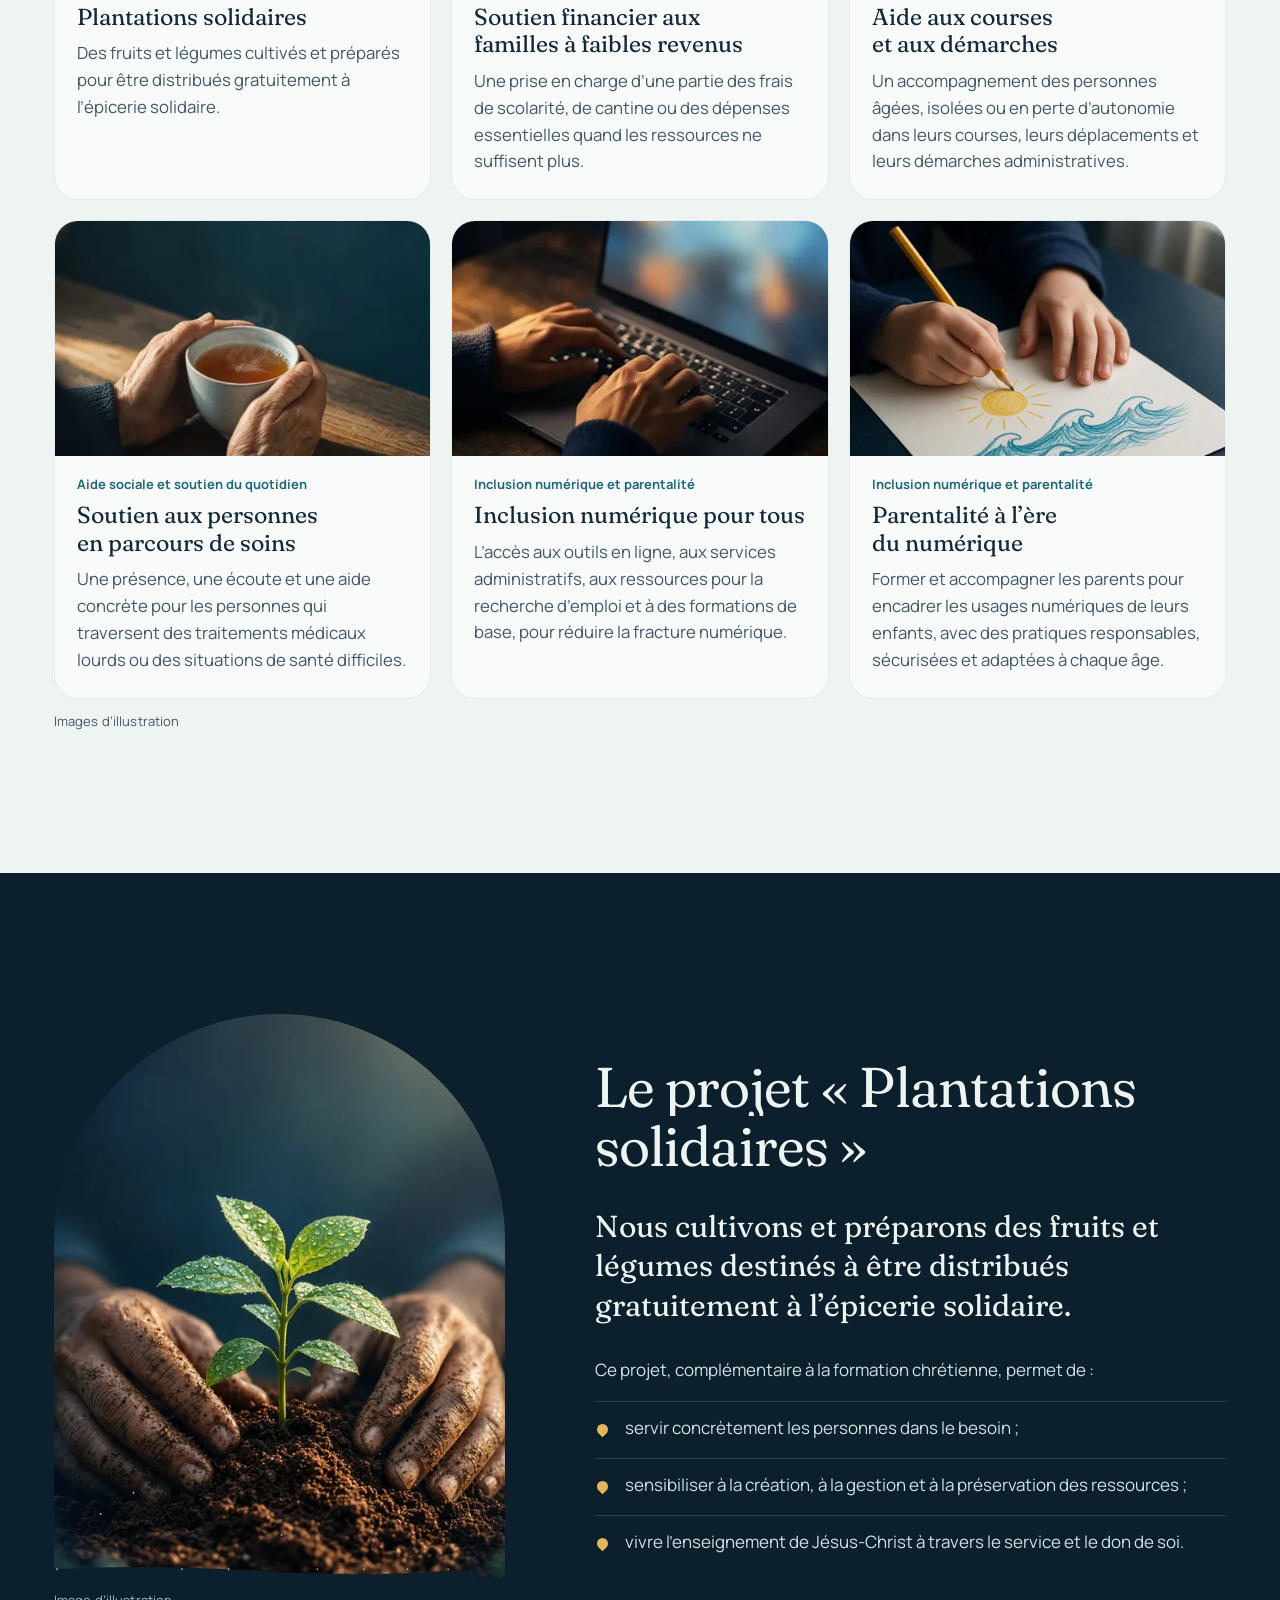
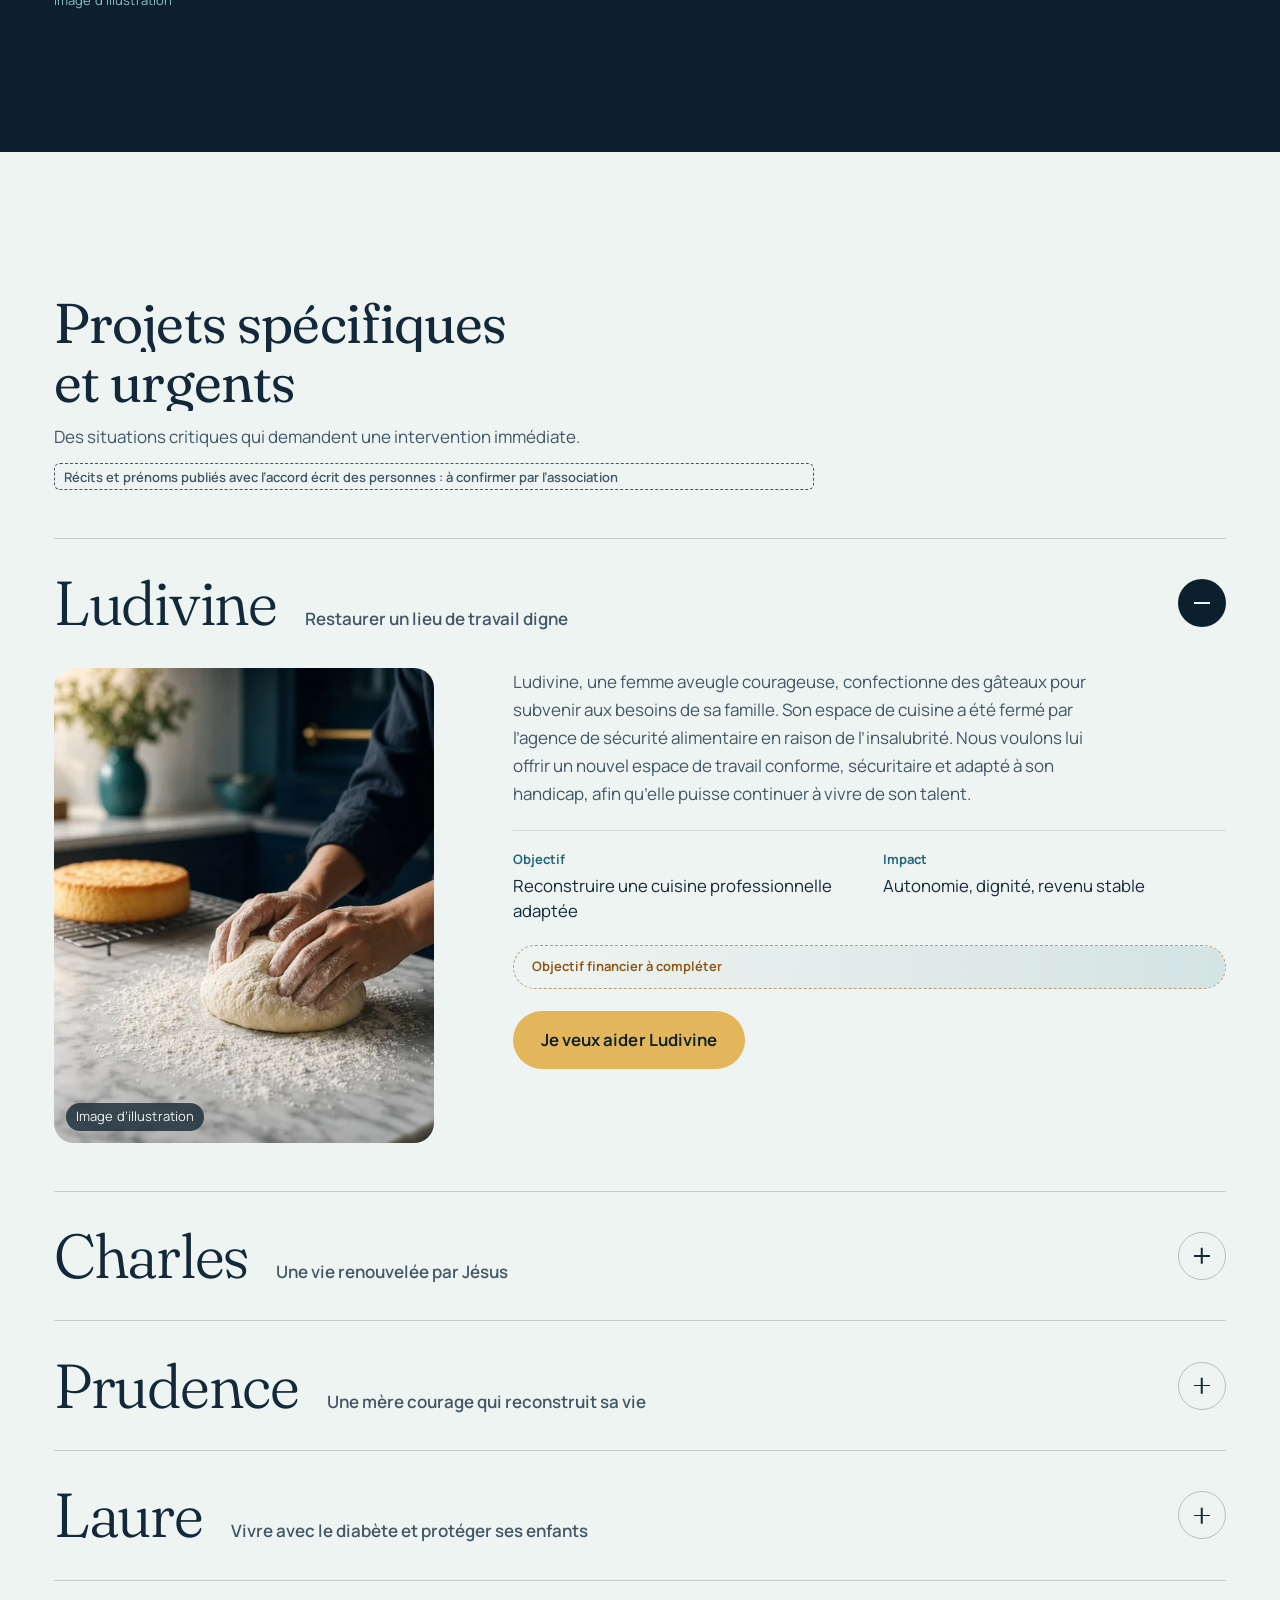
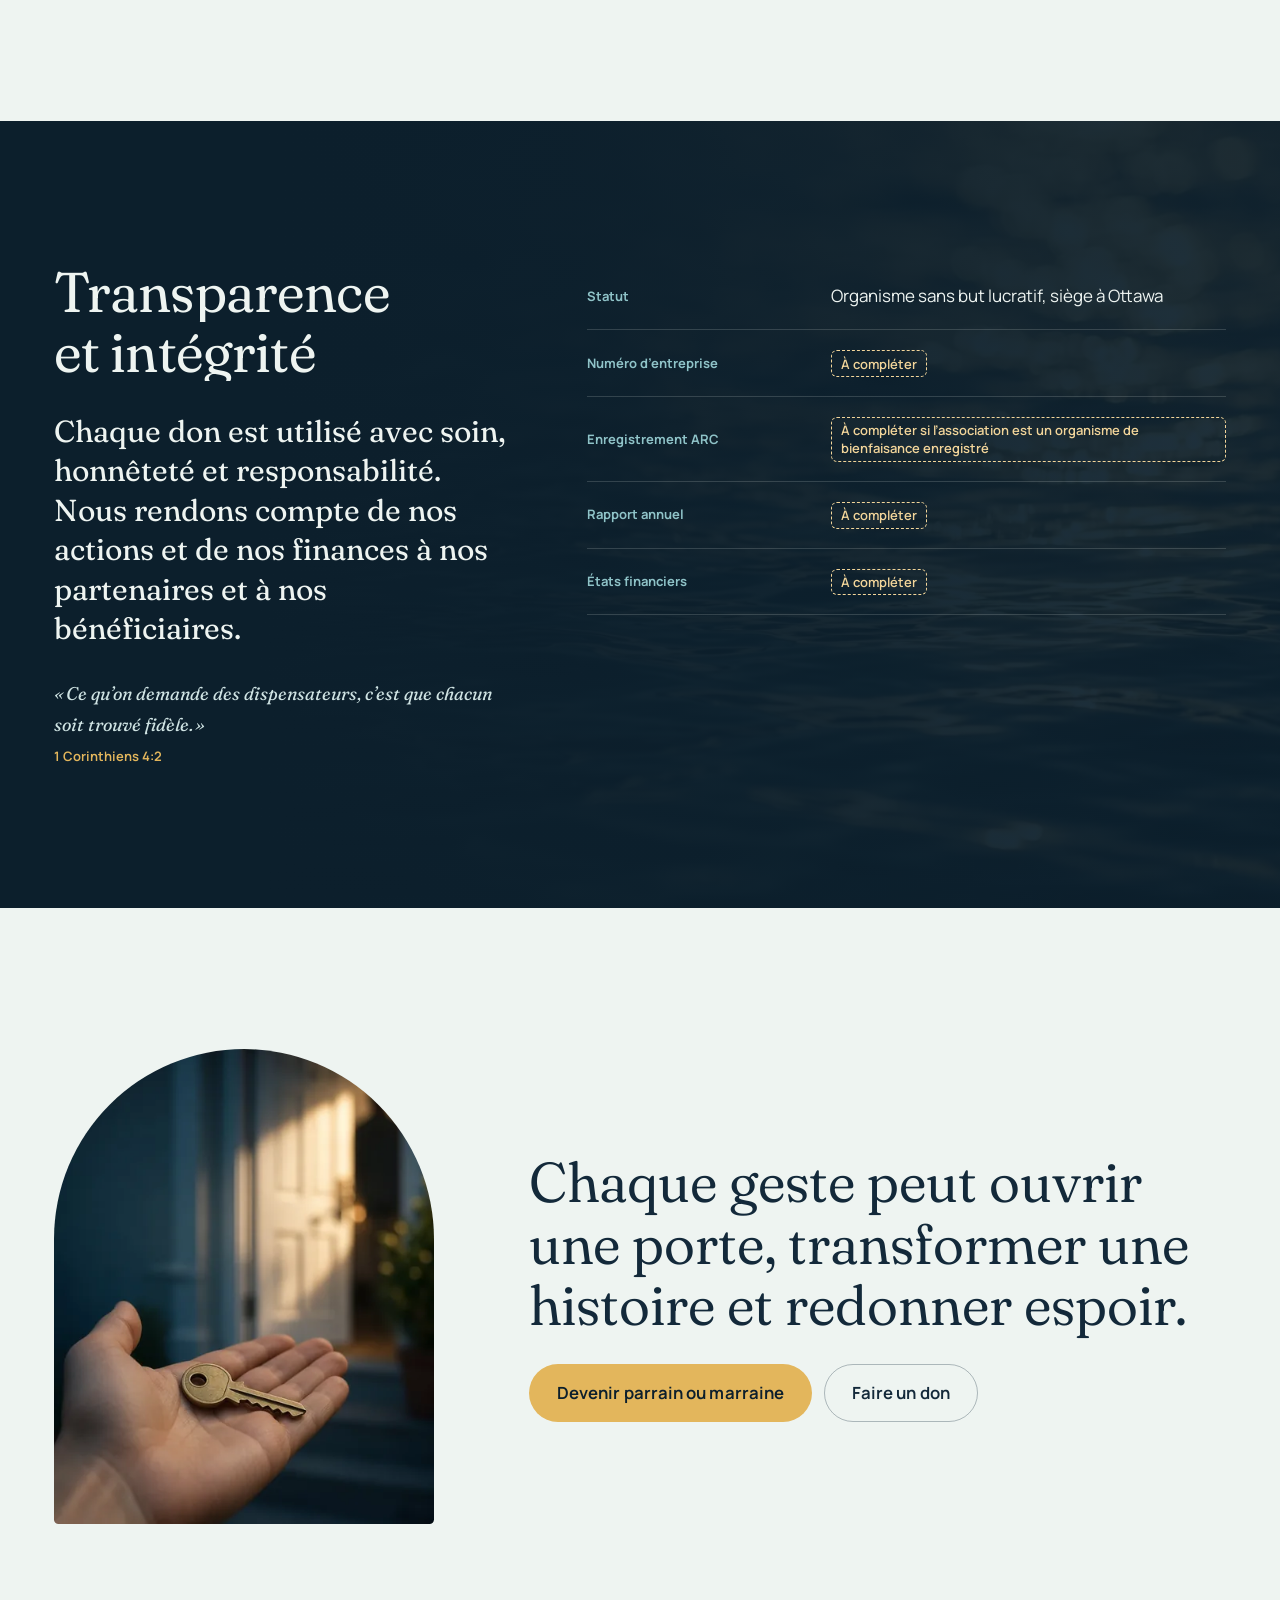
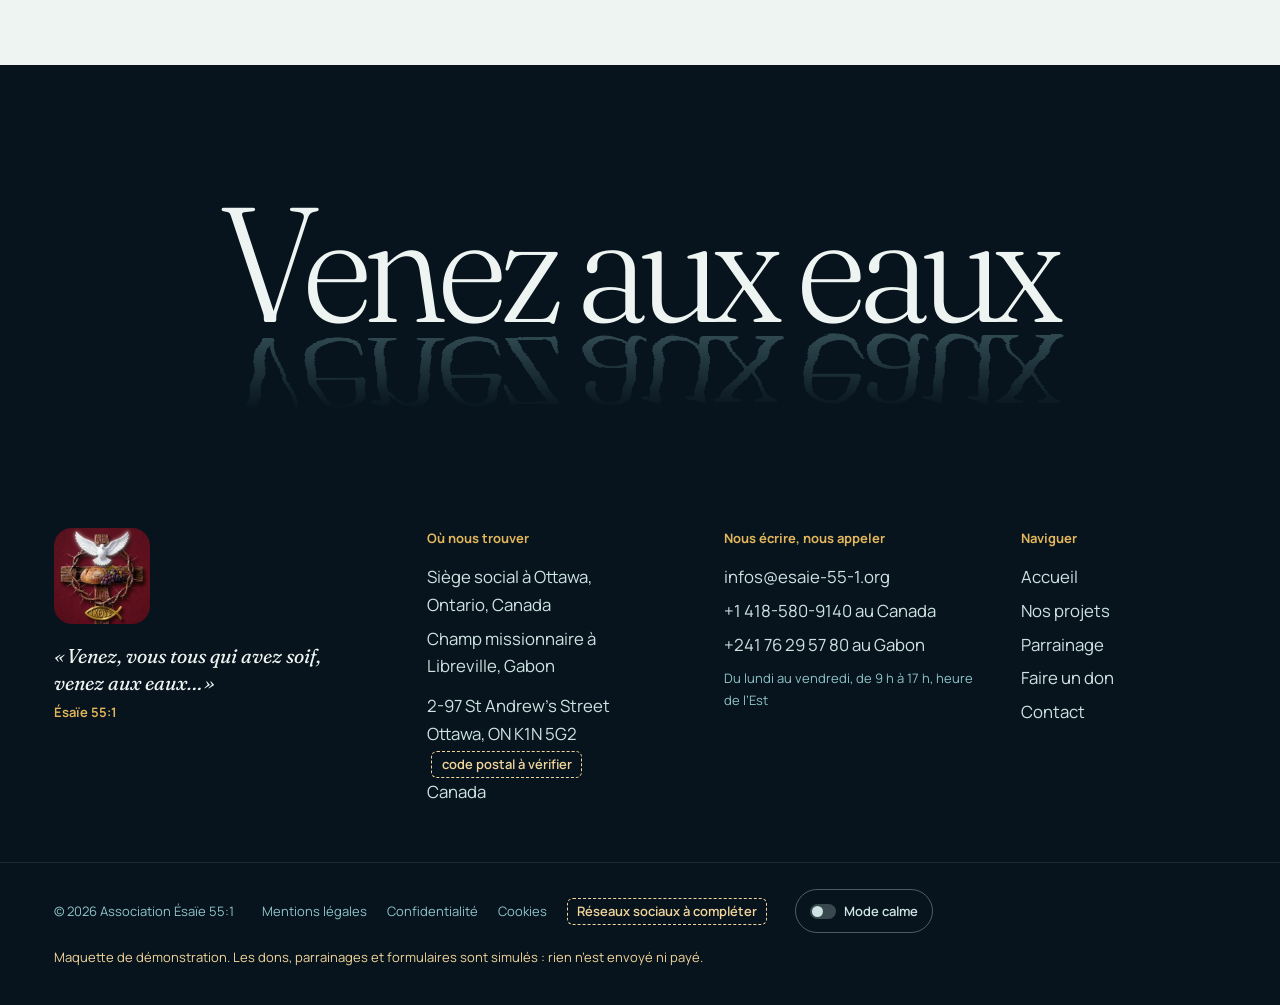
<file: projets.html>
<!doctype html>
<html lang="fr-CA" class="no-js">
<head>
<meta charset="utf-8">
<meta name="viewport" content="width=device-width, initial-scale=1">
<title>Nos projets, Ésaïe 55:1 à Ottawa et au Gabon</title>
<meta name="description" content="Les projets de l’association Ésaïe 55:1&nbsp;: accompagnement spirituel, hébergement des femmes, aide aux devoirs, épicerie et friperie solidaires, plantations solidaires, inclusion numérique.">
<meta name="theme-color" content="#0C1F2C">
<link rel="canonical" href="https://esaie-55-1-maquette.vercel.app/projets">
<meta property="og:type" content="website">
<meta property="og:locale" content="fr_CA">
<meta property="og:site_name" content="Ésaïe 55:1">
<meta property="og:title" content="Les projets d’Ésaïe 55:1">
<meta property="og:description" content="Six axes, quinze actions et quatre projets urgents à Ottawa et au Gabon.">
<meta property="og:url" content="https://esaie-55-1-maquette.vercel.app/projets">
<meta property="og:image" content="https://esaie-55-1-maquette.vercel.app/assets/img/og-projets.jpg">
<meta property="og:image:width" content="1200">
<meta property="og:image:height" content="630">
<meta property="og:image:alt" content="Les projets d’Ésaïe 55:1">
<meta name="twitter:card" content="summary_large_image">
<meta name="twitter:image" content="https://esaie-55-1-maquette.vercel.app/assets/img/og-projets.jpg">
<link rel="icon" href="assets/img/favicon.svg" type="image/svg+xml">
<link rel="apple-touch-icon" href="assets/img/icone-180.png">
<link rel="preload" href="assets/fonts/fraunces.woff2" as="font" type="font/woff2" crossorigin>
<link rel="preload" href="assets/fonts/manrope.woff2" as="font" type="font/woff2" crossorigin>
<link rel="stylesheet" href="assets/css/main.css?v=20261031">
<meta name="robots" content="noindex, nofollow">
<script>!function(d){var c,v,u;try{c=localStorage.getItem("esaie-calme")}catch(e){}try{u=sessionStorage.getItem("esaie-intro")}catch(e){}try{v=sessionStorage.getItem("esaie-vague");sessionStorage.removeItem("esaie-vague")}catch(e){}var r=window.matchMedia&&matchMedia("(prefers-reduced-motion: reduce)").matches;var calme=c==null?r:c==="1";var k=d.className.replace("no-js","js");if(calme)k+=" calme";else if(v)k+=" vague-arrivee";else if(d.hasAttribute("data-intro")&&!u&&!location.hash)k+=" intro";d.className=k}(document.documentElement);</script>

</head>
<body data-page="projets">
<a class="evitement" href="#contenu">Aller au contenu</a>

<div class="curseur est-cache" aria-hidden="true"><span class="curseur__anneau"></span><span class="curseur__point"></span></div>

<div class="vague" aria-hidden="true" data-vague>
  <svg class="vague__svg" preserveAspectRatio="none"><path class="vague__path" d=""/></svg>
</div>

<header class="entete" data-entete>
  <a class="entete__marque" href="index.html" aria-label="Ésaïe 55:1, retour à l’accueil">
    <svg class="entete__goutte" viewBox="0 0 24 32" aria-hidden="true"><path d="M12 1.5C12 1.5 2.5 13.8 2.5 20.8a9.5 9.5 0 0 0 19 0C21.5 13.8 12 1.5 12 1.5Z"/></svg>
    <span class="entete__nom">Ésaïe 55:1</span>
  </a>
  <nav class="entete__nav" aria-label="Navigation principale">
    <ul class="entete__liens">
      <li><a class="lien" href="index.html" >Accueil</a></li>
      <li><a class="lien" href="projets.html" aria-current="page">Nos projets</a></li>
      <li><a class="lien" href="parrainage.html" >Parrainage</a></li>
      <li><a class="lien" href="index.html#equipe">L’équipe</a></li>
      <li><a class="lien" href="index.html#contact">Contact</a></li>
    </ul>
  </nav>
  <div class="entete__actions">
    <button class="bouton-calme" type="button" data-calme aria-pressed="false" title="Réduit les animations et coupe l’effet d’eau">
      <span class="calme__pastille" aria-hidden="true"></span><span class="calme__txt">Mode calme</span>
    </button>
    <a class="btn btn--or btn--petit entete__don" href="index.html#don" data-magnet><span>Faire un don</span></a>
    <button class="entete__menu" type="button" aria-expanded="false" aria-controls="menu-mobile" data-menu>
      <span class="entete__menu-txt">Menu</span><span class="entete__menu-ico" aria-hidden="true"><i></i><i></i></span>
    </button>
  </div>
</header>

<div class="menu-mobile" id="menu-mobile" data-menu-panneau hidden data-lenis-prevent>
  <div class="menu-mobile__eau" aria-hidden="true"></div>
  <nav aria-label="Navigation mobile">
    <ul class="menu-mobile__liens">
      <li><a href="index.html" >Accueil</a></li>
      <li><a href="projets.html" aria-current="page">Nos projets</a></li>
      <li><a href="parrainage.html" >Parrainage</a></li>
      <li><a href="index.html#equipe">L’équipe</a></li>
      <li><a href="index.html#don">Faire un don</a></li>
      <li><a href="index.html#contact">Contact</a></li>
    </ul>
  </nav>
  <button class="bouton-calme calme--menu" type="button" data-calme aria-pressed="false">
    <span class="calme__pastille" aria-hidden="true"></span><span>Mode calme, avec moins d’animations</span>
  </button>
  <p class="menu-mobile__verset">« Vous tous qui avez soif, venez aux eaux. »<span>Ésaïe 55:1</span></p>
</div>


<main id="contenu">

  <section class="ouverture ouverture--page" id="ouverture" data-theme="sombre">
    <div class="eau" data-eau data-src="assets/img/projets-hero-1168.webp" data-src-mobile="assets/img/projets-hero-mobile-657.webp" aria-hidden="true">
      <picture><source media="(max-aspect-ratio: 4/5)" srcset="assets/img/projets-hero-mobile-480.webp 480w, assets/img/projets-hero-mobile-657.webp 657w" sizes="100vw"><img class="eau__img" src="assets/img/projets-hero-1168.webp" srcset="assets/img/projets-hero-640.webp 640w, assets/img/projets-hero-960.webp 960w, assets/img/projets-hero-1168.webp 1168w, assets/img/projets-hero-1600.webp 1600w, assets/img/projets-hero-1920.webp 1920w" sizes="100vw" width="1920" height="1080" alt="" decoding="async" fetchpriority="high"></picture>
    </div>
    <div class="ouverture__contenu">
      <h1 class="ouverture__titre ouverture__titre--page" data-titre-ouverture>Des réponses concrètes aux besoins des plus vulnérables.</h1>
      <p class="ouverture__intro">À travers l’accueil, l’accompagnement, l’éducation et la solidarité, nous cherchons à restaurer la dignité, encourager l’autonomie et révéler le potentiel de chacun.</p>
      <div class="ouverture__actions">
        <a class="btn btn--or" href="#actions" data-magnet><span>Parcourir les 15 actions</span></a>
        <a class="btn btn--ligne" href="#urgents" data-magnet><span>Voir les projets urgents</span></a>
      </div>
    </div>
    <a class="ouverture__defiler" href="#actions"><span class="sr-only">Descendre vers les actions</span><span class="ouverture__fil" aria-hidden="true"><span class="ouverture__goutte"></span></span></a>
  </section>

  <section class="section actions" id="actions" data-theme="clair">
    <div class="enveloppe">
      <div class="actions__tete">
        <h2 class="titre-section">Six axes, quinze actions</h2>
        <p class="actions__compte" aria-live="polite"><span data-compte-actions>15</span> <span data-compte-libelle>actions affichées</span></p>
      </div>
      <ul class="filtres" aria-label="Filtrer par axe" data-filtres>
<li><button class="filtre" type="button" data-filtre="tous" aria-pressed="true">Tous les axes<span class="filtre__n">15</span></button></li>
<li id="axe-spirituel"><button class="filtre" type="button" data-filtre="spirituel" aria-pressed="false">Accompagnement spirituel et humain<span class="filtre__n">1</span></button></li>
<li id="axe-femmes"><button class="filtre" type="button" data-filtre="femmes" aria-pressed="false">Soutenir les femmes et les familles<span class="filtre__n">2</span></button></li>
<li id="axe-education"><button class="filtre" type="button" data-filtre="education" aria-pressed="false">Éducation et réussite des jeunes<span class="filtre__n">3</span></button></li>
<li id="axe-alimentaire"><button class="filtre" type="button" data-filtre="alimentaire" aria-pressed="false">Solidarité alimentaire et matérielle<span class="filtre__n">4</span></button></li>
<li id="axe-social"><button class="filtre" type="button" data-filtre="social" aria-pressed="false">Aide sociale et soutien du quotidien<span class="filtre__n">3</span></button></li>
<li id="axe-numerique"><button class="filtre" type="button" data-filtre="numerique" aria-pressed="false">Inclusion numérique et parentalité<span class="filtre__n">2</span></button></li>
      </ul>
      <ul class="actions__grille" data-actions>
<li class="action" data-axe="spirituel">
  <span class="action__img" style="--pos:50% 70%"><img src="assets/img/axe-spirituel-640.webp" srcset="assets/img/axe-spirituel-480.webp 480w, assets/img/axe-spirituel-640.webp 640w, assets/img/axe-spirituel-784.webp 784w" sizes="(min-width: 1100px) 22vw, (min-width: 700px) 40vw, 86vw" width="784" height="980" alt="Un livre ouvert traversé par la lumière du matin" decoding="async" loading="lazy"></span>
  <span class="action__axe">Accompagnement spirituel et humain</span>
  <h3 class="action__titre">Accompagnement spirituel des hommes adultes</h3>
  <p class="action__texte">Nous accompagnons tout homme majeur qui désire approfondir sa relation personnelle avec Dieu : comprendre le plan de Dieu pour sa vie, appliquer au quotidien les enseignements de la Bible, apprendre à renoncer à soi pour mieux servir et devenir une source de bénédiction pour son entourage.</p>
</li>
<li class="action" data-axe="femmes">
  <span class="action__img" style="--pos:50% 50%"><img src="assets/img/axe-femmes-familles-640.webp" srcset="assets/img/axe-femmes-familles-480.webp 480w, assets/img/axe-femmes-familles-640.webp 640w, assets/img/axe-femmes-familles-784.webp 784w" sizes="(min-width: 1100px) 22vw, (min-width: 700px) 40vw, 86vw" width="784" height="980" alt="Un intérieur chaleureux, une porte ouverte sur la lumière du soir" decoding="async" loading="lazy"></span>
  <span class="action__axe">Soutenir les femmes et les familles</span>
  <h3 class="action__titre">Hébergement et accompagnement des femmes en difficulté</h3>
  <p class="action__texte">Un accueil sécurisant et un accompagnement personnalisé : un environnement stable, une écoute bienveillante et un soutien moral, spirituel et matériel pour se reconstruire.</p>
</li>
<li class="action" data-axe="femmes">
  <span class="action__img" style="--pos:50% 70%"><img src="assets/img/parrainage-pourquoi-640.webp" srcset="assets/img/parrainage-pourquoi-480.webp 480w, assets/img/parrainage-pourquoi-640.webp 640w, assets/img/parrainage-pourquoi-784.webp 784w" sizes="(min-width: 1100px) 22vw, (min-width: 700px) 40vw, 86vw" width="784" height="980" alt="Une mère et son enfant marchent main dans la main vers le soleil levant" decoding="async" loading="lazy"></span>
  <span class="action__axe">Soutenir les femmes et les familles</span>
  <h3 class="action__titre">Parrainage des jeunes femmes monoparentales</h3>
  <p class="action__texte">Un accompagnement moral, pratique et matériel des jeunes mères, pour renforcer leur autonomie, stabiliser leur situation et offrir un avenir meilleur à leurs enfants.</p>
</li>
<li class="action" data-axe="education">
  <span class="action__img" style="--pos:50% 45%"><img src="assets/img/public-jeunes-640.webp" srcset="assets/img/public-jeunes-480.webp 480w, assets/img/public-jeunes-640.webp 640w, assets/img/public-jeunes-784.webp 784w" sizes="(min-width: 1100px) 22vw, (min-width: 700px) 40vw, 86vw" width="784" height="980" alt="Un jeune de dos marche sur un chemin vers la lumière" decoding="async" loading="lazy"></span>
  <span class="action__axe">Éducation et réussite des jeunes</span>
  <h3 class="action__titre">Prévention du décrochage scolaire et social</h3>
  <p class="action__texte">Nous intervenons auprès des jeunes pour prévenir l’abandon scolaire et favoriser leur inclusion sociale.</p>
</li>
<li class="action" data-axe="education">
  <span class="action__img" style="--pos:50% 60%"><img src="assets/img/axe-education-640.webp" srcset="assets/img/axe-education-480.webp 480w, assets/img/axe-education-640.webp 640w, assets/img/axe-education-784.webp 784w" sizes="(min-width: 1100px) 22vw, (min-width: 700px) 40vw, 86vw" width="784" height="980" alt="Une main d’élève écrit dans un cahier" decoding="async" loading="lazy"></span>
  <span class="action__axe">Éducation et réussite des jeunes</span>
  <h3 class="action__titre">Promotion de la réussite scolaire</h3>
  <p class="action__texte">Un soutien adapté aux besoins de chaque élève, pour favoriser sa réussite, développer ses compétences et l’aider à progresser dans son parcours.</p>
</li>
<li class="action" data-axe="education">
  <span class="action__img" style="--pos:50% 50%"><img src="assets/img/formule-jeune-600.webp" srcset="assets/img/formule-jeune-400.webp 400w, assets/img/formule-jeune-600.webp 600w, assets/img/formule-jeune-784.webp 784w" sizes="(min-width: 1100px) 22vw, (min-width: 700px) 40vw, 86vw" width="784" height="784" alt="Des cahiers et des crayons sur un bureau de bois" decoding="async" loading="lazy"></span>
  <span class="action__axe">Éducation et réussite des jeunes</span>
  <h3 class="action__titre">Aide aux devoirs</h3>
  <p class="action__texte">Un soutien pédagogique personnalisé pour aider enfants et adolescents à mieux comprendre leurs cours, à s’organiser et à gagner en autonomie.</p>
</li>
<li class="action" data-axe="alimentaire">
  <span class="action__img" style="--pos:50% 70%"><img src="assets/img/axe-alimentaire-640.webp" srcset="assets/img/axe-alimentaire-480.webp 480w, assets/img/axe-alimentaire-640.webp 640w, assets/img/axe-alimentaire-784.webp 784w" sizes="(min-width: 1100px) 22vw, (min-width: 700px) 40vw, 86vw" width="784" height="980" alt="Des cagettes de fruits et de légumes frais" decoding="async" loading="lazy"></span>
  <span class="action__axe">Solidarité alimentaire et matérielle</span>
  <h3 class="action__titre">Épicerie solidaire</h3>
  <p class="action__texte">Des denrées essentielles à prix réduits pour alléger les charges quotidiennes des familles et garantir un accès digne à l’alimentation.</p>
</li>
<li class="action" data-axe="alimentaire">
  <span class="action__img" style="--pos:30% 50%"><img src="assets/img/agir-mains-960.webp" srcset="assets/img/agir-mains-640.webp 640w, assets/img/agir-mains-960.webp 960w, assets/img/agir-mains-1168.webp 1168w" sizes="(min-width: 1100px) 22vw, (min-width: 700px) 40vw, 86vw" width="1168" height="657" alt="Des mains trient des vêtements donnés sur une grande table" decoding="async" loading="lazy"></span>
  <span class="action__axe">Solidarité alimentaire et matérielle</span>
  <h3 class="action__titre">Friperie solidaire</h3>
  <p class="action__texte">Des vêtements accessibles à tous, pour préserver la dignité des familles, réduire leurs dépenses et valoriser le réemploi.</p>
</li>
<li class="action" data-axe="alimentaire">
  <span class="action__img" style="--pos:85% 50%"><img src="assets/img/agir-mains-960.webp" srcset="assets/img/agir-mains-640.webp 640w, assets/img/agir-mains-960.webp 960w, assets/img/agir-mains-1168.webp 1168w" sizes="(min-width: 1100px) 22vw, (min-width: 700px) 40vw, 86vw" width="1168" height="657" alt="Des mains rangent des denrées dans des cartons" decoding="async" loading="lazy"></span>
  <span class="action__axe">Solidarité alimentaire et matérielle</span>
  <h3 class="action__titre">Lutte contre le gaspillage alimentaire</h3>
  <p class="action__texte">Nous collectons et redistribuons des denrées : un projet qui allie solidarité, écologie et responsabilité sociale.</p>
</li>
<li class="action" data-axe="alimentaire">
  <span class="action__img" style="--pos:50% 65%"><img src="assets/img/plantations-pousse-640.webp" srcset="assets/img/plantations-pousse-480.webp 480w, assets/img/plantations-pousse-640.webp 640w, assets/img/plantations-pousse-784.webp 784w" sizes="(min-width: 1100px) 22vw, (min-width: 700px) 40vw, 86vw" width="784" height="980" alt="Deux mains plantent une jeune pousse" decoding="async" loading="lazy"></span>
  <span class="action__axe">Solidarité alimentaire et matérielle</span>
  <h3 class="action__titre">Plantations solidaires</h3>
  <p class="action__texte">Des fruits et légumes cultivés et préparés pour être distribués gratuitement à l’épicerie solidaire.</p>
</li>
<li class="action" data-axe="social">
  <span class="action__img" style="--pos:50% 50%"><img src="assets/img/formule-famille-600.webp" srcset="assets/img/formule-famille-400.webp 400w, assets/img/formule-famille-600.webp 600w, assets/img/formule-famille-784.webp 784w" sizes="(min-width: 1100px) 22vw, (min-width: 700px) 40vw, 86vw" width="784" height="784" alt="Des mains partagent du pain autour d’une table familiale" decoding="async" loading="lazy"></span>
  <span class="action__axe">Aide sociale et soutien du quotidien</span>
  <h3 class="action__titre">Soutien financier aux familles à faibles revenus</h3>
  <p class="action__texte">Une prise en charge d’une partie des frais de scolarité, de cantine ou des dépenses essentielles quand les ressources ne suffisent plus.</p>
</li>
<li class="action" data-axe="social">
  <span class="action__img" style="--pos:50% 60%"><img src="assets/img/axe-aide-sociale-640.webp" srcset="assets/img/axe-aide-sociale-480.webp 480w, assets/img/axe-aide-sociale-640.webp 640w, assets/img/axe-aide-sociale-784.webp 784w" sizes="(min-width: 1100px) 22vw, (min-width: 700px) 40vw, 86vw" width="784" height="980" alt="Une main tient celle d’une personne âgée, un sac de courses à côté" decoding="async" loading="lazy"></span>
  <span class="action__axe">Aide sociale et soutien du quotidien</span>
  <h3 class="action__titre">Aide aux courses et aux démarches</h3>
  <p class="action__texte">Un accompagnement des personnes âgées, isolées ou en perte d’autonomie dans leurs courses, leurs déplacements et leurs démarches administratives.</p>
</li>
<li class="action" data-axe="social">
  <span class="action__img" style="--pos:50% 60%"><img src="assets/img/public-veuves-640.webp" srcset="assets/img/public-veuves-480.webp 480w, assets/img/public-veuves-640.webp 640w, assets/img/public-veuves-784.webp 784w" sizes="(min-width: 1100px) 22vw, (min-width: 700px) 40vw, 86vw" width="784" height="980" alt="Des mains âgées autour d’une tasse chaude" decoding="async" loading="lazy"></span>
  <span class="action__axe">Aide sociale et soutien du quotidien</span>
  <h3 class="action__titre">Soutien aux personnes en parcours de soins</h3>
  <p class="action__texte">Une présence, une écoute et une aide concrète pour les personnes qui traversent des traitements médicaux lourds ou des situations de santé difficiles.</p>
</li>
<li class="action" data-axe="numerique">
  <span class="action__img" style="--pos:50% 60%"><img src="assets/img/axe-numerique-640.webp" srcset="assets/img/axe-numerique-480.webp 480w, assets/img/axe-numerique-640.webp 640w, assets/img/axe-numerique-784.webp 784w" sizes="(min-width: 1100px) 22vw, (min-width: 700px) 40vw, 86vw" width="784" height="980" alt="Deux mains tapent sur le clavier d’un ordinateur portable allumé, posé sur une table en bois" decoding="async" loading="lazy"></span>
  <span class="action__axe">Inclusion numérique et parentalité</span>
  <h3 class="action__titre">Inclusion numérique pour tous</h3>
  <p class="action__texte">L’accès aux outils en ligne, aux services administratifs, aux ressources pour la recherche d’emploi et à des formations de base, pour réduire la fracture numérique.</p>
</li>
<li class="action" data-axe="numerique">
  <span class="action__img" style="--pos:50% 60%"><img src="assets/img/public-enfants-640.webp" srcset="assets/img/public-enfants-480.webp 480w, assets/img/public-enfants-640.webp 640w, assets/img/public-enfants-784.webp 784w" sizes="(min-width: 1100px) 22vw, (min-width: 700px) 40vw, 86vw" width="784" height="980" alt="Les mains d’un enfant qui dessine" decoding="async" loading="lazy"></span>
  <span class="action__axe">Inclusion numérique et parentalité</span>
  <h3 class="action__titre">Parentalité à l’ère du numérique</h3>
  <p class="action__texte">Former et accompagner les parents pour encadrer les usages numériques de leurs enfants, avec des pratiques responsables, sécurisées et adaptées à chaque âge.</p>
</li>
      </ul>
      <p class="legende">Images d’illustration</p>
    </div>
  </section>

  <section class="section plantations" id="plantations" data-theme="sombre">
    <div class="enveloppe plantations__grille">
      <figure class="plantations__visuel">
        <div class="plantations__cadre"><img class="plantations__img" src="assets/img/plantations-pousse-640.webp" srcset="assets/img/plantations-pousse-480.webp 480w, assets/img/plantations-pousse-640.webp 640w, assets/img/plantations-pousse-784.webp 784w" sizes="(min-width: 900px) 38vw, 88vw" width="784" height="980" alt="Deux mains plantent une jeune pousse dans une terre rouge" decoding="async" loading="lazy"></div>
        <svg class="semences" viewBox="0 0 600 200" preserveAspectRatio="xMidYMax meet" aria-hidden="true" data-semences>
          <path class="semences__sol" d="M0 186 Q150 176 300 186 T600 184 V200 H0 Z"/>
        </svg>
        <figcaption class="legende">Image d’illustration</figcaption>
      </figure>
      <div class="plantations__texte">
        <h2 class="titre-section">Le projet «&nbsp;Plantations solidaires&nbsp;»</h2>
        <p class="plantations__lead">Nous cultivons et préparons des fruits et légumes destinés à être distribués gratuitement à l’épicerie solidaire.</p>
        <p>Ce projet, complémentaire à la formation chrétienne, permet de&nbsp;:</p>
        <ul class="puces-eau">
          <li>servir concrètement les personnes dans le besoin&nbsp;;</li>
          <li>sensibiliser à la création, à la gestion et à la préservation des ressources&nbsp;;</li>
          <li>vivre l’enseignement de Jésus-Christ à travers le service et le don de soi.</li>
        </ul>
      </div>
    </div>
  </section>

  <section class="section urgents" id="urgents" data-theme="clair">
    <div class="enveloppe">
      <div class="urgents__tete">
        <h2 class="titre-section">Projets spécifiques et urgents</h2>
        <p>Des situations critiques qui demandent une intervention immédiate.</p>
        <p class="a-completer">Récits et prénoms publiés avec l’accord écrit des personnes : à confirmer par l’association</p>
      </div>
      <ul class="urgents__liste">
<li class="urgent" data-urgent>
  <h3 class="urgent__tete"><button class="urgent__bouton" type="button" aria-expanded="true" aria-controls="urgent-ludivine"><span class="urgent__nom">Ludivine</span><span class="urgent__titre">Restaurer un lieu de travail digne</span><span class="urgent__plus" aria-hidden="true"></span></button></h3>
  <div class="urgent__corps" id="urgent-ludivine">
    <div class="urgent__img"><img src="assets/img/urgent-cuisine-640.webp" srcset="assets/img/urgent-cuisine-480.webp 480w, assets/img/urgent-cuisine-640.webp 640w, assets/img/urgent-cuisine-784.webp 784w" sizes="(min-width: 900px) 30vw, 88vw" width="784" height="980" alt="Des mains pétrissent une pâte sur un plan de travail fariné" decoding="async" loading="lazy"><span class="legende legende--sur">Image d’illustration</span></div>
    <div class="urgent__texte">
      <p>Ludivine, une femme aveugle courageuse, confectionne des gâteaux pour subvenir aux besoins de sa famille. Son espace de cuisine a été fermé par l’agence de sécurité alimentaire en raison de l’insalubrité. Nous voulons lui offrir un nouvel espace de travail conforme, sécuritaire et adapté à son handicap, afin qu’elle puisse continuer à vivre de son talent.</p>
      <dl class="histoire__infos"><div><dt>Objectif</dt><dd>Reconstruire une cuisine professionnelle adaptée</dd></div><div><dt>Impact</dt><dd>Autonomie, dignité, revenu stable</dd></div></dl>
      <div class="jauge jauge--claire"><span class="jauge__eau"></span><span class="jauge__txt">Objectif financier à compléter</span></div>
      <a class="btn btn--or" href="index.html?projet=ludivine#don" data-magnet><span>Je veux aider Ludivine</span></a>
    </div>
  </div>
</li>
<li class="urgent" data-urgent>
  <h3 class="urgent__tete"><button class="urgent__bouton" type="button" aria-expanded="true" aria-controls="urgent-charles"><span class="urgent__nom">Charles</span><span class="urgent__titre">Une vie renouvelée par Jésus</span><span class="urgent__plus" aria-hidden="true"></span></button></h3>
  <div class="urgent__corps" id="urgent-charles">
    <div class="urgent__img"><img src="assets/img/urgent-chemin-640.webp" srcset="assets/img/urgent-chemin-480.webp 480w, assets/img/urgent-chemin-640.webp 640w, assets/img/urgent-chemin-784.webp 784w" sizes="(min-width: 900px) 30vw, 88vw" width="784" height="980" alt="Un chemin sort d’une forêt sombre vers la lumière du matin" decoding="async" loading="lazy"><span class="legende legende--sur">Image d’illustration</span></div>
    <div class="urgent__texte">
      <p>Charles a longtemps lutté contre la consommation de stupéfiants. Il a récemment décidé de suivre Jésus comme Sauveur et Seigneur personnel, un tournant majeur dans sa vie. Nous voulons l’aider à persévérer en finançant un centre de désintoxication chrétien, ainsi qu’un accompagnement spirituel et humain.</p>
      <dl class="histoire__infos"><div><dt>Objectif</dt><dd>Financer un programme chrétien de réhabilitation</dd></div><div><dt>Impact</dt><dd>Transformation durable, accompagnement spirituel</dd></div></dl>
      <div class="jauge jauge--claire"><span class="jauge__eau"></span><span class="jauge__txt">Objectif financier à compléter</span></div>
      <a class="btn btn--or" href="index.html?projet=charles#don" data-magnet><span>Je veux soutenir Charles</span></a>
    </div>
  </div>
</li>
<li class="urgent" data-urgent>
  <h3 class="urgent__tete"><button class="urgent__bouton" type="button" aria-expanded="true" aria-controls="urgent-prudence"><span class="urgent__nom">Prudence</span><span class="urgent__titre">Une mère courage qui reconstruit sa vie</span><span class="urgent__plus" aria-hidden="true"></span></button></h3>
  <div class="urgent__corps" id="urgent-prudence">
    <div class="urgent__img"><img src="assets/img/urgent-logement-640.webp" srcset="assets/img/urgent-logement-480.webp 480w, assets/img/urgent-logement-640.webp 640w, assets/img/urgent-logement-784.webp 784w" sizes="(min-width: 900px) 30vw, 88vw" width="784" height="980" alt="Une clé posée dans une main ouverte devant une porte baignée de lumière" decoding="async" loading="lazy"><span class="legende legende--sur">Image d’illustration</span></div>
    <div class="urgent__texte">
      <p>Prudence a été abandonnée par son conjoint, qui a laissé derrière lui cinq enfants. Dans cette épreuve, elle a choisi de suivre Jésus comme Sauveur et Seigneur personnel. Elle vend des accessoires en ligne pour survivre, mais sa situation reste fragile. Nous voulons lui assurer un logement stable, afin qu’elle puisse reconstruire sa vie avec ses enfants.</p>
      <dl class="histoire__infos"><div><dt>Objectif</dt><dd>Assurer un logement stable et sécuritaire</dd></div><div><dt>Impact</dt><dd>Protection des enfants, reconstruction familiale</dd></div></dl>
      <div class="jauge jauge--claire"><span class="jauge__eau"></span><span class="jauge__txt">Objectif financier à compléter</span></div>
      <a class="btn btn--or" href="index.html?projet=prudence#don" data-magnet><span>Je veux aider Prudence et ses enfants</span></a>
    </div>
  </div>
</li>
<li class="urgent" data-urgent>
  <h3 class="urgent__tete"><button class="urgent__bouton" type="button" aria-expanded="true" aria-controls="urgent-laure"><span class="urgent__nom">Laure</span><span class="urgent__titre">Vivre avec le diabète et protéger ses enfants</span><span class="urgent__plus" aria-hidden="true"></span></button></h3>
  <div class="urgent__corps" id="urgent-laure">
    <div class="urgent__img"><img src="assets/img/urgent-foyer-640.webp" srcset="assets/img/urgent-foyer-480.webp 480w, assets/img/urgent-foyer-640.webp 640w, assets/img/urgent-foyer-784.webp 784w" sizes="(min-width: 900px) 30vw, 88vw" width="784" height="980" alt="Une fenêtre baignée de lumière, une plante et un verre d’eau sur le rebord" decoding="async" loading="lazy"><span class="legende legende--sur">Image d’illustration</span></div>
    <div class="urgent__texte">
      <p>Laure est mère de trois enfants et vit avec un diabète de type 2. Seule, elle doit gérer à la fois sa maladie et les besoins de sa famille. Nous l’accompagnons dans sa prise en charge médicale, mais sa situation reste précaire. Nous voulons lui assurer un hébergement stable, afin qu’elle puisse prendre soin d’elle-même et de ses enfants dans un environnement sécuritaire.</p>
      <dl class="histoire__infos"><div><dt>Objectif</dt><dd>Offrir un logement sécuritaire et stable</dd></div><div><dt>Impact</dt><dd>Santé, stabilité, protection des enfants</dd></div></dl>
      <div class="jauge jauge--claire"><span class="jauge__eau"></span><span class="jauge__txt">Objectif financier à compléter</span></div>
      <a class="btn btn--or" href="index.html?projet=laure#don" data-magnet><span>Je veux soutenir Laure et sa famille</span></a>
    </div>
  </div>
</li>
      </ul>
    </div>
  </section>

  <section class="section transparence" id="transparence" data-theme="sombre">
    <div class="transparence__fond" aria-hidden="true"><img class="transparence__img" src="assets/img/texture-lumiere-eau-960.webp" srcset="assets/img/texture-lumiere-eau-640.webp 640w, assets/img/texture-lumiere-eau-960.webp 960w, assets/img/texture-lumiere-eau-1168.webp 1168w" sizes="100vw" width="1168" height="657" alt="" decoding="async" loading="lazy"></div>
    <div class="enveloppe transparence__grille">
      <div class="transparence__texte">
        <h2 class="titre-section">Transparence et intégrité</h2>
        <p class="transparence__lead">Chaque don est utilisé avec soin, honnêteté et responsabilité. Nous rendons compte de nos actions et de nos finances à nos partenaires et à nos bénéficiaires.</p>
        <p class="transparence__verset">« Ce qu’on demande des dispensateurs, c’est que chacun soit trouvé fidèle. » <cite>1 Corinthiens 4:2</cite></p>
      </div>
      <dl class="registre" data-registre>
        <div class="registre__ligne"><dt>Statut</dt><dd>Organisme sans but lucratif, siège à Ottawa</dd></div>
        <div class="registre__ligne"><dt>Numéro d’entreprise</dt><dd class="a-completer">À compléter</dd></div>
        <div class="registre__ligne"><dt>Enregistrement ARC</dt><dd class="a-completer">À compléter si l’association est un organisme de bienfaisance enregistré</dd></div>
        <div class="registre__ligne"><dt>Rapport annuel</dt><dd class="a-completer">À compléter</dd></div>
        <div class="registre__ligne"><dt>États financiers</dt><dd class="a-completer">À compléter</dd></div>
      </dl>
    </div>
  </section>

  <section class="section appel" data-theme="clair">
    <div class="enveloppe appel__grille appel__grille--clair">
      <div class="appel__photo"><img class="appel__img" src="assets/img/urgent-logement-640.webp" srcset="assets/img/urgent-logement-480.webp 480w, assets/img/urgent-logement-640.webp 640w, assets/img/urgent-logement-784.webp 784w" sizes="(min-width: 900px) 30vw, 88vw" width="784" height="980" alt="Une clé posée dans une main ouverte devant une porte baignée de lumière" decoding="async" loading="lazy"></div>
      <div class="appel__texte">
      <h2 class="appel__titre">Chaque geste peut ouvrir une porte, transformer une histoire et redonner espoir.</h2>
      <div class="appel__actions">
        <a class="btn btn--or" href="parrainage.html" data-magnet><span>Devenir parrain ou marraine</span></a>
        <a class="btn btn--ligne-sombre" href="index.html#don" data-magnet><span>Faire un don</span></a>
      </div>
      </div>
    </div>
  </section>
</main>

<svg class="sr-only" aria-hidden="true" focusable="false"><filter id="filtre-reflet" x="-5%" y="-20%" width="110%" height="140%"><feTurbulence type="fractalNoise" baseFrequency="0.003 0.05" numOctaves="1" seed="3" result="t" data-reflet-bruit/><feDisplacementMap in="SourceGraphic" in2="t" scale="18" xChannelSelector="R" yChannelSelector="G"/></filter></svg>
<footer class="pied" data-theme="sombre">
  <div class="pied__haut">
    <div class="pied__reflet" data-reflet aria-hidden="true">
      <p class="pied__geant">Venez aux eaux</p>
      <p class="pied__geant pied__geant--reflet">Venez aux eaux</p>
    </div>
    <p class="sr-only">« Venez, vous tous qui avez soif, venez aux eaux… » Ésaïe 55:1</p>
  </div>

  <div class="pied__grille">
    <div class="pied__bloc pied__bloc--marque">
      <img class="pied__logo" src="assets/img/logo-512.webp" srcset="assets/img/logo-256.webp 256w, assets/img/logo-512.webp 512w, assets/img/logo-1024.webp 1024w" sizes="96px" width="1024" height="1024" alt="Logo de l’association Ésaïe 55:1&nbsp;: une colombe, une croix, du pain et du raisin, entourés d’une couronne d’épines et du poisson ΙΧΘΥΣ" decoding="async" loading="lazy">
      <p class="pied__verset">« Venez, vous tous qui avez soif, venez aux eaux… »</p>
      <p class="pied__ref">Ésaïe 55:1</p>
    </div>
    <div class="pied__bloc">
      <h2 class="pied__titre">Où nous trouver</h2>
      <p>Siège social à Ottawa, Ontario, Canada</p>
      <p>Champ missionnaire à Libreville, Gabon</p>
      <address class="pied__adresse">2-97 St Andrew’s Street<br>Ottawa, ON K1N 5G2 <span class="a-completer" title="Le site actuel indique aussi K1N 5G1">code postal à vérifier</span><br>Canada</address>
    </div>
    <div class="pied__bloc">
      <h2 class="pied__titre">Nous écrire, nous appeler</h2>
      <p><a class="lien" href="mailto:infos@esaie-55-1.org">infos@esaie-55-1.org</a></p>
      <p><a class="lien" href="tel:+14185809140">+1 418-580-9140</a> au Canada</p>
      <p><a class="lien" href="tel:+24176295780">+241 76 29 57 80</a> au Gabon</p>
      <p class="pied__petit">Du lundi au vendredi, de 9 h à 17 h, heure de l’Est</p>
    </div>
    <div class="pied__bloc">
      <h2 class="pied__titre">Naviguer</h2>
      <ul class="pied__liens">
        <li><a class="lien" href="index.html">Accueil</a></li>
        <li><a class="lien" href="projets.html">Nos projets</a></li>
        <li><a class="lien" href="parrainage.html">Parrainage</a></li>
        <li><a class="lien" href="index.html#don">Faire un don</a></li>
        <li><a class="lien" href="index.html#contact">Contact</a></li>
      </ul>
    </div>
  </div>

  <div class="pied__bas">
    <p>© 2026 Association Ésaïe 55:1</p>
    <ul class="pied__legal">
      <li><a class="lien" href="https://www.esaie-55-1.org/mentions-l%C3%A9gales" rel="noopener">Mentions légales</a></li>
      <li><a class="lien" href="https://www.esaie-55-1.org/politique-de-confidentialit%C3%A9" rel="noopener">Confidentialité</a></li>
      <li><a class="lien" href="https://www.esaie-55-1.org/politique-de-cookies" rel="noopener">Cookies</a></li>
      <li><span class="a-completer">Réseaux sociaux à compléter</span></li>
    </ul>
    <button class="bouton-calme calme--pied" type="button" data-calme aria-pressed="false"><span class="calme__pastille" aria-hidden="true"></span><span>Mode calme</span></button>
    <p class="pied__maquette">Maquette de démonstration. Les dons, parrainages et formulaires sont simulés : rien n’est envoyé ni payé.</p>
  </div>
</footer>

<a class="don-flottant" href="index.html#don" data-don-flottant><span>Faire un don</span></a>

<script src="assets/js/vendor/gsap.min.js" defer></script>
<script src="assets/js/vendor/ScrollTrigger.min.js" defer></script>
<script src="assets/js/vendor/SplitText.min.js" defer></script>
<script src="assets/js/vendor/lenis.min.js" defer></script>
<script src="assets/js/data.js?v=20261031" defer></script>
<script src="assets/js/main.js?v=20261031" defer></script>

<script src="assets/js/vendor/Flip.min.js" defer></script>
<script src="assets/js/projets.js?v=20261031" defer></script>
<script type="module" src="assets/js/eau.js?v=20261031"></script>
</body>
</html>
</file>
<file: assets/css/main.css>
/* Ésaïe 55:1 — maquette « Venez aux eaux » */

@font-face { font-family: "Fraunces"; src: url("../fonts/fraunces.woff2") format("woff2"); font-weight: 280 500; font-style: normal; font-display: swap; }
@font-face { font-family: "Fraunces"; src: url("../fonts/fraunces-italic.woff2") format("woff2"); font-weight: 250 500; font-style: italic; font-display: swap; }
@font-face { font-family: "Manrope"; src: url("../fonts/manrope.woff2") format("woff2"); font-weight: 200 800; font-style: normal; font-display: swap; }

:root {
  --abysse: #0C1F2C;
  --abysse-2: #102838;
  --abysse-3: #07141D;
  --eau: #2E7D8C;
  --eau-vif: #3E98A8;
  --lagune: #8FC3C8;
  --lagune-pale: #CFE3E3;
  --ecume: #EEF4F1;
  --blanc: #F9FBFA;
  --or: #E3B65C;
  --or-clair: #F2D59A;
  --or-fonce: #A0711F;
  --eau-fonce: #23687A;
  --encre: #13293A;
  --encre-douce: #415767;
  --a-completer-clair: #8E5413;
  --a-completer-sombre: #F2D59A;

  --serif: "Fraunces", "Iowan Old Style", "Palatino Linotype", Georgia, serif;
  --sans: "Manrope", "Avenir Next", "Segoe UI", system-ui, sans-serif;

  --gouttiere: clamp(16px, 4.2vw, 56px);
  --largeur: 1320px;
  --rayon: 22px;
  --arche: 999px 999px 24px 24px;
  --ease: cubic-bezier(.22, .8, .2, 1);

  --t-xs: .8125rem;
  --t-s: clamp(.9375rem, .85rem + .25vw, 1.0625rem);
  --t-m: 1.0625rem;
  --t-l: 1.25rem;
  --t-xl: clamp(1.45rem, 1.15rem + 1.1vw, 1.9rem);
  --t-2xl: clamp(2rem, 1.25rem + 2.9vw, 3.5rem);
  --t-3xl: clamp(2.4rem, 1.1rem + 5vw, 4.75rem);
}

*, *::before, *::after { box-sizing: border-box; }
html { -webkit-text-size-adjust: 100%; text-size-adjust: 100%; }
html.lenis, html.lenis body { height: auto; }
.lenis.lenis-smooth { scroll-behavior: auto !important; }
.lenis.lenis-stopped { overflow: hidden; }
body {
  margin: 0;
  font-family: var(--sans);
  font-size: var(--t-m);
  line-height: 1.65;
  color: var(--encre);
  background: var(--abysse);
  -webkit-font-smoothing: antialiased;
  text-rendering: optimizeLegibility;
  font-feature-settings: "kern", "liga";
  overflow-x: hidden;
}
img, svg, canvas { display: block; max-width: 100%; }
img { height: auto; }
a { color: inherit; }
button, input, select, textarea { font: inherit; color: inherit; }
h1, h2, h3, h4 { margin: 0; font-family: var(--serif); font-weight: 400; font-optical-sizing: auto; text-wrap: balance; }
p { margin: 0 0 1em; text-wrap: pretty; }
p:last-child { margin-bottom: 0; }
figure, blockquote { margin: 0; }
ul, ol { margin: 0; padding: 0; list-style: none; }
[hidden] { display: none !important; }
::selection { background: var(--or); color: var(--abysse); }

:focus-visible { outline: 2px solid var(--or); outline-offset: 3px; border-radius: 6px; }
[data-theme="clair"] :focus-visible, .dialogue__boite :focus-visible, .assistant :focus-visible { outline-color: var(--eau-fonce); }

.sr-only { position: absolute !important; width: 1px; height: 1px; padding: 0; margin: -1px; overflow: hidden; clip: rect(0 0 0 0); white-space: nowrap; border: 0; }
.evitement { position: fixed; left: 16px; top: -60px; z-index: 10000; background: var(--or); color: var(--abysse); padding: 10px 18px; border-radius: 999px; font-weight: 700; text-decoration: none; transition: top .2s; }
.evitement:focus { top: 16px; }

/* ---------- Structure ---------- */
.enveloppe { width: 100%; max-width: var(--largeur); margin-inline: auto; padding-inline: var(--gouttiere); }
.section { position: relative; padding-block: clamp(88px, 11vw, 168px); }
[data-theme="sombre"] { background: var(--abysse); color: var(--ecume); }
[data-theme="clair"] { background: var(--ecume); color: var(--encre); }

.titre-section { font-size: var(--t-2xl); line-height: 1.06; letter-spacing: -0.015em; font-weight: 380; max-width: 20ch; margin-bottom: .55em; }

.legende { font-size: var(--t-xs); color: var(--encre-douce); margin-top: 12px; letter-spacing: .01em; }
[data-theme="sombre"] .legende { color: var(--lagune); }
.legende--sur { position: absolute; left: 12px; bottom: 12px; margin: 0; padding: 3px 10px; border-radius: 999px; background: rgba(12, 31, 44, .75); color: var(--ecume); backdrop-filter: blur(6px); }

.a-completer {
  display: inline-block; font-family: var(--sans); font-style: normal; font-size: var(--t-xs); font-weight: 600; line-height: 1.4;
  padding: .25em .7em; border: 1px dashed currentColor; border-radius: 6px; color: var(--a-completer-clair); vertical-align: middle;
}
[data-theme="sombre"] .a-completer { color: var(--a-completer-sombre); }

/* ---------- Liens et boutons ---------- */
.lien {
  text-decoration: none;
  background-image: linear-gradient(currentColor, currentColor), linear-gradient(currentColor, currentColor);
  background-size: 0% 1px, 100% 1px;
  background-position: 0 100%, 0 100%;
  background-repeat: no-repeat;
  background-blend-mode: normal;
  padding-bottom: 2px;
  transition: background-size .5s var(--ease);
}
.lien { background-image: linear-gradient(currentColor, currentColor), linear-gradient(rgba(127, 127, 127, .35), rgba(127, 127, 127, .35)); }
.lien:hover, .lien:focus-visible { background-size: 100% 1px, 100% 1px; }
.lien[aria-current="page"] { background-size: 100% 1px, 100% 1px; }
.entete .lien, .pied .lien, .coordonnees .lien { background-size: 0% 1px, 0% 1px; }
.entete .lien:hover, .entete .lien:focus-visible, .entete .lien[aria-current="page"], .pied .lien:hover, .pied .lien:focus-visible, .coordonnees .lien:hover, .coordonnees .lien:focus-visible { background-size: 100% 1px, 0% 1px; }

.btn {
  --fond: transparent; --texte: currentColor; --bord: transparent;
  position: relative; display: inline-flex; align-items: center; justify-content: center; gap: .6em;
  min-height: 52px; padding: .85em 1.6em; border-radius: 999px; border: 1px solid var(--bord);
  background: var(--fond); color: var(--texte); font-family: var(--sans); font-size: var(--t-s); font-weight: 650; letter-spacing: .005em;
  text-decoration: none; cursor: pointer; overflow: hidden; isolation: isolate;
  transition: background-color .35s var(--ease), color .35s var(--ease), border-color .35s var(--ease);
}
.btn > span { position: relative; z-index: 1; display: inline-block; }
.btn::before {
  content: ""; position: absolute; left: 50%; top: 100%; width: 140%; aspect-ratio: 1; border-radius: 50%;
  background: var(--remplissage, rgba(255, 255, 255, .22)); transform: translate(-50%, 0) scale(.2); transition: transform .6s var(--ease); z-index: 0;
}
.btn:hover::before { transform: translate(-50%, -62%) scale(1); }
.btn--or { --fond: var(--or); --texte: var(--abysse); --remplissage: var(--or-clair); }
.btn--ligne { --bord: rgba(238, 244, 241, .5); --texte: var(--ecume); --remplissage: rgba(238, 244, 241, .14); }
.btn--ligne-sombre { --bord: rgba(19, 41, 58, .3); --texte: var(--encre); --remplissage: rgba(46, 125, 140, .12); }
.btn--petit { min-height: 44px; padding: .55em 1.15em; font-size: var(--t-xs); }
.btn--large { width: 100%; min-height: 60px; font-size: var(--t-m); }

/* ---------- En-tête ---------- */
.entete {
  position: fixed; inset: 0 0 auto 0; z-index: 900; display: flex; align-items: center; justify-content: space-between; gap: 24px;
  padding: 14px var(--gouttiere); color: var(--ecume);
  transition: transform .5s var(--ease), color .35s, background-color .35s, backdrop-filter .35s;
}
.entete.est-defile { background: rgba(12, 31, 44, .72); backdrop-filter: blur(14px) saturate(1.2); -webkit-backdrop-filter: blur(14px) saturate(1.2); }
.entete.sur-clair { color: var(--encre); }
.entete.sur-clair.est-defile { background: rgba(238, 244, 241, .8); }
.entete.est-cache { transform: translateY(-110%); }
.entete.est-cache:focus-within { transform: none; }
.entete__marque { display: inline-flex; align-items: center; gap: 10px; min-height: 44px; text-decoration: none; font-family: var(--serif); font-size: 1.3rem; font-weight: 450; letter-spacing: -.01em; }
.entete__goutte { width: 18px; height: 24px; fill: var(--or); }
.entete__liens { display: flex; gap: clamp(16px, 2vw, 30px); font-size: var(--t-s); font-weight: 550; }
.entete__actions { display: flex; align-items: center; gap: 10px; }
.bouton-calme {
  display: inline-flex; align-items: center; gap: 8px; min-height: 44px; padding: 0 14px; border-radius: 999px;
  border: 1px solid currentColor; border-color: color-mix(in srgb, currentColor 35%, transparent); background: transparent; cursor: pointer; font-size: var(--t-xs); font-weight: 600;
}
.calme__pastille { width: 26px; height: 15px; border-radius: 999px; background: color-mix(in srgb, currentColor 25%, transparent); position: relative; transition: background .3s; }
.calme__pastille::after { content: ""; position: absolute; top: 2px; left: 2px; width: 11px; height: 11px; border-radius: 50%; background: currentColor; transition: transform .3s var(--ease); }
.bouton-calme[aria-pressed="true"] .calme__pastille { background: var(--eau); }
.bouton-calme[aria-pressed="true"] .calme__pastille::after { transform: translateX(11px); background: var(--ecume); }
.entete__menu { display: none; align-items: center; gap: 10px; min-height: 44px; padding: 0 14px; border-radius: 999px; border: 1px solid color-mix(in srgb, currentColor 35%, transparent); background: transparent; cursor: pointer; font-size: var(--t-xs); font-weight: 650; }
.entete__menu-ico { display: grid; gap: 4px; width: 16px; }
.entete__menu-ico i { display: block; height: 1.5px; background: currentColor; border-radius: 2px; transition: transform .35s var(--ease); }
.entete__menu[aria-expanded="true"] .entete__menu-ico i:first-child { transform: translateY(2.75px) rotate(45deg); }
.entete__menu[aria-expanded="true"] .entete__menu-ico i:last-child { transform: translateY(-2.75px) rotate(-45deg); }

.menu-mobile { position: fixed; inset: 0; z-index: 850; background: var(--abysse); color: var(--ecume); display: flex; flex-direction: column; justify-content: safe center; padding: 96px var(--gouttiere) 40px; overflow: auto; }
.menu-mobile__eau { position: absolute; inset: auto 0 0 0; height: 22%; background: linear-gradient(to top, rgba(46, 125, 140, .35), transparent); pointer-events: none; }
.menu-mobile__liens { display: grid; gap: 6px; }
.menu-mobile__liens a { font-family: var(--serif); font-size: clamp(1.5rem, min(9vw, 6.4svh), 3.4rem); line-height: 1.15; text-decoration: none; font-weight: 360; }
.menu-mobile__liens a[aria-current="page"] { font-style: italic; color: var(--or); }
.menu-mobile__verset { margin-top: 40px; font-family: var(--serif); font-style: italic; color: var(--lagune); font-size: 1.15rem; }
.menu-mobile__verset span { display: block; font-family: var(--sans); font-style: normal; font-size: var(--t-xs); color: var(--or); margin-top: 6px; }

@media (max-width: 1080px) {
  .entete__nav { display: none; }
  .entete__menu { display: inline-flex; }
}
@media (max-width: 560px) {
  .calme__txt { position: absolute; width: 1px; height: 1px; overflow: hidden; clip: rect(0 0 0 0); }
  .bouton-calme { padding: 0 10px; }
  .entete__don { display: none; }
}

/* ---------- Curseur ---------- */
.curseur { display: none; }
@media (hover: hover) and (pointer: fine) {
  html.js.curseur-actif:not(.calme) .curseur { display: block; position: fixed; left: 0; top: 0; z-index: 9500; pointer-events: none; }
  html.curseur-actif:not(.calme) body, html.curseur-actif:not(.calme) a, html.curseur-actif:not(.calme) button, html.curseur-actif:not(.calme) label { cursor: none; }
  html.js:not(.calme) input, html.js:not(.calme) textarea, html.js:not(.calme) select { cursor: auto; }
}
.curseur__anneau, .curseur__point { position: absolute; left: 0; top: 0; border-radius: 50%; transform: translate(-50%, -50%); }
.curseur__anneau { width: 34px; height: 34px; border: 1px solid var(--lagune); transition: width .35s var(--ease), height .35s var(--ease), background-color .35s, border-color .35s; mix-blend-mode: difference; }
.curseur__point { width: 6px; height: 6px; background: var(--or); }
.curseur.est-lien .curseur__anneau { width: 64px; height: 64px; background: rgba(227, 182, 92, .18); border-color: var(--or); }
.curseur { transition: opacity .3s; }
.curseur.est-cache { opacity: 0; }
.onde-clic { position: fixed; z-index: 9400; pointer-events: none; width: 16px; height: 16px; margin: -8px 0 0 -8px; border-radius: 50%; border: 1.5px solid var(--or); }

/* ---------- Vague de passage ---------- */
.vague { position: fixed; inset: 0; z-index: 9000; pointer-events: none; visibility: hidden; }
.vague.est-active { visibility: visible; pointer-events: auto; }
html.vague-arrivee .vague { visibility: visible; background: var(--abysse-2); animation: secours-vague 0s linear 3s forwards; }
@keyframes secours-vague { to { visibility: hidden; } }
.vague__svg { width: 100%; height: 100%; }
.vague__path { fill: var(--abysse-2); }

/* ---------- Goutte d’ouverture ---------- */
.goutte-intro { display: none; }
html.intro .goutte-intro { display: block; position: fixed; inset: 0; z-index: 8000; background: var(--abysse); pointer-events: none; animation: secours-intro 0s linear 5s forwards; }
@keyframes secours-intro { to { visibility: hidden; } }
.goutte-intro__goutte { position: absolute; left: 50%; top: -40px; width: 18px; height: 18px; margin-left: -9px; background: var(--or); border-radius: 50% 50% 50% 0; transform: rotate(-45deg); box-shadow: 0 0 24px rgba(227, 182, 92, .6); }
.goutte-intro__onde { position: absolute; left: 50%; top: 50%; width: 40px; height: 40px; margin: -20px 0 0 -20px; border-radius: 50%; border: 1.5px solid var(--or); opacity: 0; }

/* ---------- Ouverture (eau WebGL) ---------- */
.ouverture { position: relative; min-height: 100vh; min-height: 100svh; display: flex; align-items: flex-end; overflow: hidden; isolation: isolate; }
.eau { position: absolute; inset: 0; z-index: -1; background: var(--abysse); }
.eau picture, .eau__img { position: absolute; inset: 0; width: 100%; height: 100%; }
.eau__img { object-fit: cover; }
.eau canvas { position: absolute; inset: 0; width: 100% !important; height: 100% !important; opacity: 0; transition: opacity 1.2s var(--ease); }
.eau.est-pret canvas { opacity: 1; }
.eau::after { content: ""; position: absolute; inset: 0; background: linear-gradient(180deg, rgba(12, 31, 44, .66) 0, rgba(12, 31, 44, .2) 150px, rgba(12, 31, 44, .05) 38%, rgba(12, 31, 44, .7) 78%, var(--abysse) 100%); pointer-events: none; }
.ouverture__contenu { width: 100%; max-width: var(--largeur); margin-inline: auto; padding: 140px var(--gouttiere) clamp(84px, 13vh, 140px); }
.ouverture__titre { font-size: clamp(2.75rem, min(.6rem + 9.2vw, 15.5svh), 9.25rem); line-height: .94; letter-spacing: -.03em; font-weight: 330; max-width: 11ch; color: var(--ecume); font-variation-settings: "opsz" 144; }
.ouverture__titre--page { font-size: clamp(2.4rem, min(.8rem + 6.4vw, 11.5svh), 6.6rem); max-width: 15ch; line-height: .98; }
.ouverture__titre .mot { display: inline-block; }
.ouverture__ref { margin: 22px 0 0; font-family: var(--serif); font-style: italic; font-size: var(--t-l); color: var(--or); }
.ouverture__intro { max-width: 46ch; margin: 22px 0 0; font-size: clamp(1.02rem, .95rem + .3vw, 1.18rem); color: var(--lagune-pale); }
.ouverture__actions { display: flex; flex-wrap: wrap; gap: 12px; margin-top: 34px; }
.ouverture__defiler { position: absolute; right: var(--gouttiere); bottom: 36px; display: flex; justify-content: center; min-width: 44px; padding: 10px; }
.ouverture__fil { position: relative; display: block; width: 1px; height: 76px; background: rgba(238, 244, 241, .3); overflow: hidden; }
.ouverture__goutte { position: absolute; left: -2px; top: 0; width: 5px; height: 14px; border-radius: 999px; background: var(--or); animation: goutte-fil 2.4s var(--ease) infinite; }
@keyframes goutte-fil { 0% { transform: translateY(-16px); } 70%, 100% { transform: translateY(80px); } }
.ouverture__indice { position: absolute; right: calc(var(--gouttiere) + 52px); bottom: 54px; margin: 0; font-size: var(--t-xs); color: var(--lagune); letter-spacing: .01em; }
.ouverture__indice-doigt { display: none; }
@media (hover: none) { .ouverture__indice-souris { display: none; } .ouverture__indice-doigt { display: inline; } }
html.calme .ouverture__indice, html:not(.webgl) .ouverture__indice { display: none; }
@media (max-width: 600px) { .ouverture__indice { display: none; } .ouverture__defiler { bottom: 18px; } }

/* ---------- Bienvenue ---------- */
.bienvenue__grille { display: grid; gap: clamp(48px, 7vw, 112px); align-items: center; }
@media (min-width: 900px) { .bienvenue__grille { grid-template-columns: 7fr 5fr; } }
.bienvenue__titre { font-size: clamp(1.85rem, 1rem + 2.7vw, 3.4rem); line-height: 1.12; letter-spacing: -.012em; font-weight: 360; max-width: 21ch; }
.bienvenue__titre .mot { display: inline-block; }
.bienvenue__corps { margin-top: clamp(28px, 4vw, 48px); max-width: 50ch; color: var(--encre-douce); font-size: 1.1rem; display: grid; gap: 4px; }
.niveau { position: relative; aspect-ratio: 4 / 5; border-radius: var(--arche); overflow: hidden; background: var(--abysse); }
.niveau__img { width: 100%; height: 100%; object-fit: cover; }
.niveau__ligne { position: absolute; left: 0; width: 100%; height: 26px; top: 0; overflow: visible; pointer-events: none; opacity: 0; }
.niveau__ligne path { fill: none; stroke: var(--or); stroke-width: .5; vector-effect: non-scaling-stroke; stroke-width: 2; }

/* ---------- Pour qui ---------- */
.publics { overflow: hidden; }
.publics__tete { display: grid; gap: 24px; align-items: end; margin-bottom: clamp(36px, 5vw, 64px); }
@media (min-width: 900px) { .publics__tete { grid-template-columns: 7fr 4fr; } }
.publics__intro { color: var(--encre-douce); font-size: 1.1rem; max-width: 40ch; }
.publics__liste { border-top: 1px solid rgba(19, 41, 58, .18); }
.public { position: relative; display: flex; align-items: center; justify-content: space-between; gap: 20px; padding-block: clamp(16px, 2.2vw, 30px); }
.public__nom { font-family: var(--serif); font-size: clamp(1.9rem, .9rem + 4.4vw, 5rem); line-height: 1.02; font-weight: 320; letter-spacing: -.02em; transition: transform .6s var(--ease), color .4s; }
.public__trait { position: absolute; left: 0; right: 0; bottom: 0; height: 1px; background: rgba(19, 41, 58, .18); transform-origin: left; }
.public__vignette { flex: 0 0 auto; width: 64px; aspect-ratio: 4 / 5; border-radius: 999px 999px 10px 10px; overflow: hidden; }
.public__vignette img { width: 100%; height: 100%; object-fit: cover; }
.publics__flottant { display: none; }
@media (hover: hover) and (pointer: fine) and (min-width: 900px) {
  html.js:not(.calme) .public__vignette { display: none; }
  html.js:not(.calme) .public:hover .public__nom { transform: translateX(28px); color: var(--eau); font-style: italic; }
  html.js:not(.calme) .publics__flottant { display: block; position: fixed; left: 0; top: 0; z-index: 50; width: clamp(220px, 20vw, 300px); aspect-ratio: 4 / 5; border-radius: var(--arche); overflow: hidden; pointer-events: none; opacity: 0; transform: translate(-50%, -50%) scale(.6); }
  .publics__flottant img { width: 100%; height: 100%; object-fit: cover; position: absolute; inset: 0; transition: opacity .35s; }
}
.publics__legende { margin-top: 20px; }

/* ---------- Mission et axes ---------- */
.axes { position: relative; overflow: hidden; }
.axes__fenetre { position: relative; display: flex; align-items: center; min-height: 100vh; min-height: 100svh; padding-block: clamp(72px, 12vh, 104px) clamp(60px, 10vh, 88px); }
.axes__piste { display: flex; align-items: stretch; gap: clamp(18px, 2.2vw, 32px); padding-inline: var(--gouttiere); width: max-content; will-change: transform; }
.axes__intro { flex: 0 0 min(560px, 84vw); display: flex; flex-direction: column; justify-content: center; padding-right: clamp(8px, 3vw, 48px); }
.axes__lead { font-family: var(--serif); font-size: var(--t-xl); line-height: 1.3; font-weight: 360; color: var(--ecume); }
.axes__solutions { color: var(--lagune); max-width: 44ch; }
.axes__compte { margin-top: 18px; font-size: var(--t-s); color: var(--lagune-pale); }
.axes__chiffre { font-family: var(--serif); font-size: 2.6rem; line-height: 1; color: var(--or); font-weight: 340; margin-right: .1em; vertical-align: -.12em; }
.axes__consigne { margin-top: 28px; font-size: var(--t-xs); color: var(--lagune); }
.axe-carte { flex: 0 0 clamp(210px, min(25vw, calc((100svh - 450px) * .8)), 370px); perspective: 900px; }
.axe-carte__lien { display: flex; flex-direction: column; height: 100%; text-decoration: none; padding: 12px 12px 22px; border-radius: 26px; background: rgba(238, 244, 241, .045); border: 1px solid rgba(143, 195, 200, .14); transform-style: preserve-3d; transition: background-color .4s, border-color .4s; }
.axe-carte__lien:hover { background: rgba(238, 244, 241, .08); border-color: rgba(227, 182, 92, .5); }
.axe-carte__img { display: block; aspect-ratio: 4 / 5; border-radius: 18px; overflow: hidden; margin-bottom: 18px; }
.axe-carte__img img { width: 100%; height: 100%; object-fit: cover; transform: scale(1.12); }
.axe-carte__titre { font-size: 1.5rem; line-height: 1.12; font-weight: 400; padding-inline: 8px; }
.axe-carte__detail { margin: 10px 0 0; padding-inline: 8px; font-size: var(--t-s); color: var(--lagune-pale); line-height: 1.5; }
.axe-carte__nombre { margin: auto 0 0; padding: 16px 8px 0; font-size: var(--t-xs); font-weight: 700; color: var(--or); }
.axes__fin { flex: 0 0 min(440px, 80vw); display: flex; flex-direction: column; justify-content: center; align-items: flex-start; gap: 28px; padding-inline: clamp(8px, 3vw, 40px) var(--gouttiere); }
.axes__vision { font-family: var(--serif); font-style: italic; font-size: var(--t-xl); line-height: 1.32; color: var(--ecume); }
.axes__niveau { position: absolute; left: var(--gouttiere); right: var(--gouttiere); bottom: 40px; height: 2px; background: rgba(238, 244, 241, .14); border-radius: 2px; overflow: hidden; }
.axes__niveau span { position: absolute; inset: 0; background: linear-gradient(90deg, var(--eau), var(--or)); transform: scaleX(0); transform-origin: left; }
@media (max-width: 899px), (max-height: 699px) {
  .axes__fenetre { min-height: 0; padding-block: 96px 64px; }
  .axes__piste { width: auto; flex-wrap: nowrap; overflow-x: auto; scroll-snap-type: x mandatory; padding-bottom: 20px; scrollbar-width: none; }
  .axes__piste::-webkit-scrollbar { display: none; }
  .axes__intro, .axe-carte, .axes__fin { scroll-snap-align: start; }
  .axe-carte { flex-basis: 76vw; }
  .axes__consigne { display: none; }
  .axes__niveau { bottom: 34px; }
}
html.calme .axes__fenetre, html:not(.js) .axes__fenetre { min-height: 0; }
html.calme .axes__piste, html:not(.js) .axes__piste { width: auto; overflow-x: auto; scroll-snap-type: x mandatory; padding-bottom: 20px; }
html.calme .axes__consigne { display: none; }

/* ---------- Gabon ---------- */
.gabon { overflow: hidden; }
.gabon__fond { position: absolute; inset: -10% 0; z-index: 0; }
.gabon__fond-img { width: 100%; height: 100%; object-fit: cover; opacity: .32; }
.gabon__fond::after { content: ""; position: absolute; inset: 0; background: linear-gradient(180deg, var(--abysse) 0%, rgba(12, 31, 44, .55) 30%, rgba(12, 31, 44, .7) 70%, var(--abysse) 100%); }
.gabon__grille { position: relative; z-index: 1; display: grid; gap: clamp(40px, 6vw, 80px); align-items: center; }
@media (min-width: 900px) { .gabon__grille { grid-template-columns: 5fr 7fr; } }
.gabon__lead { font-family: var(--serif); font-size: var(--t-xl); line-height: 1.3; color: var(--ecume); }
.gabon__texte p:not(.gabon__lead) { color: var(--lagune-pale); max-width: 48ch; }
.carte__svg { width: 100%; height: auto; overflow: visible; }
.carte__grille { fill: none; stroke: rgba(238, 244, 241, .07); stroke-width: 1; }
.carte__terres { fill: rgba(143, 195, 200, .09); stroke: rgba(143, 195, 200, .28); stroke-width: .8; stroke-linejoin: round; }
.carte__equateur { stroke: rgba(227, 182, 92, .45); stroke-width: 1; stroke-dasharray: 3 7; }
.carte__etiquette { font-family: var(--sans); font-size: 15px; font-weight: 650; fill: var(--ecume); }
.carte__etiquette--eq { font-size: 12px; font-weight: 600; fill: rgba(227, 182, 92, .8); }
.carte__arc-fond { fill: none; stroke: rgba(238, 244, 241, .18); stroke-width: 1.5; stroke-dasharray: 2 6; }
.carte__arc { fill: none; stroke: var(--or); stroke-width: 2.5; stroke-linecap: round; }
.carte__point { fill: var(--or); }
.carte__onde { fill: none; stroke: var(--or); stroke-width: 1.5; transform-box: fill-box; transform-origin: center; animation: onde-ville 2.8s var(--ease) infinite; }
.carte__onde--2 { animation-delay: 1.4s; }
@keyframes onde-ville { 0% { transform: scale(1); opacity: .9; } 100% { transform: scale(5); opacity: 0; } }
.carte__goutte { fill: var(--ecume); filter: drop-shadow(0 0 6px rgba(227, 182, 92, .9)); opacity: 0; }
.carte__legende { display: flex; flex-wrap: wrap; align-items: flex-end; gap: 16px 40px; margin-top: 18px; }
.horloge { display: grid; }
.horloge__ville { font-size: var(--t-xs); color: var(--lagune); font-weight: 600; }
.horloge__heure { font-family: var(--serif); font-size: 2.3rem; line-height: 1.1; font-variant-numeric: tabular-nums lining-nums; color: var(--ecume); font-weight: 340; }
.carte__distance { font-size: var(--t-s); color: var(--lagune-pale); padding-bottom: 6px; }

/* ---------- Histoires ---------- */
.histoires__tete { display: grid; gap: 14px; margin-bottom: clamp(36px, 5vw, 64px); max-width: 760px; }
.histoires__tete .titre-section { margin-bottom: 0; }
.histoires__tete p { color: var(--encre-douce); margin: 0; }
.histoires__pile { display: grid; gap: clamp(24px, 4vh, 48px); }
.histoire {
  position: sticky; top: calc(84px + var(--i) * 16px);
  display: grid; gap: clamp(20px, 3vw, 48px); align-items: center;
  padding: clamp(14px, 2vw, 26px); border-radius: 30px; background: var(--blanc);
  border: 1px solid rgba(19, 41, 58, .08); box-shadow: 0 40px 80px -60px rgba(12, 31, 44, .55);
  transform-origin: 50% 0;
}
.histoire::after { content: ""; position: absolute; inset: 0; border-radius: inherit; background: var(--abysse); opacity: var(--voile, 0); pointer-events: none; }
@media (min-width: 900px) { .histoire { grid-template-columns: 5fr 7fr; } }
.histoire__img { position: relative; aspect-ratio: 4 / 5; border-radius: 20px; overflow: hidden; max-height: 70vh; }
@media (max-width: 899px) { .histoire__img { aspect-ratio: 16 / 10; } }
.histoire__img img { width: 100%; height: 100%; object-fit: cover; }
.histoire__texte { padding: clamp(4px, 1.5vw, 24px) clamp(4px, 2vw, 28px) clamp(10px, 1.5vw, 20px) 0; }
.histoire__nom { font-size: clamp(2.4rem, 1.4rem + 3vw, 4.25rem); line-height: 1; letter-spacing: -.02em; font-weight: 330; }
.histoire__titre { display: block; margin-top: 12px; font-family: var(--sans); font-size: 1.05rem; font-weight: 650; letter-spacing: 0; color: var(--eau); }
.histoire__recit { margin-top: 20px; color: var(--encre-douce); max-width: 58ch; }
.histoire__infos { display: grid; grid-template-columns: 1fr 1fr; gap: 16px 28px; margin: 22px 0; padding-top: 18px; border-top: 1px solid rgba(19, 41, 58, .12); }
.histoire__infos dt { font-size: var(--t-xs); font-weight: 700; color: var(--eau); }
.histoire__infos dd { margin: 4px 0 0; font-size: var(--t-s); line-height: 1.45; }
[data-theme="sombre"] .histoire__infos { border-color: rgba(238, 244, 241, .15); }
.jauge { position: relative; display: flex; align-items: center; min-height: 44px; padding: 0 18px; margin-bottom: 22px; border-radius: 999px; border: 1px dashed rgba(142, 84, 19, .55); color: var(--a-completer-clair); font-size: var(--t-xs); font-weight: 650; overflow: hidden; }
.jauge__eau { position: absolute; inset: 0; background: linear-gradient(100deg, transparent 0%, rgba(46, 125, 140, .16) 45%, rgba(227, 182, 92, .22) 50%, transparent 58%); background-size: 260% 100%; animation: miroiter 4.5s linear infinite; }
.jauge__txt { position: relative; }
@keyframes miroiter { from { background-position: 130% 0; } to { background-position: -130% 0; } }
@media (max-width: 899px), (max-height: 759px) { .histoire { position: relative; top: auto; } }
@media (max-width: 899px) { .histoire__infos { grid-template-columns: 1fr; } }

/* ---------- Agir ---------- */
.agir { padding-top: 0; }
.agir__image { position: relative; height: clamp(320px, 64vh, 660px); overflow: hidden; }
.agir__img { width: 100%; height: 118%; object-fit: cover; }
.agir__image::after { content: ""; position: absolute; inset: 0; background: linear-gradient(180deg, rgba(12, 31, 44, .25) 0%, rgba(12, 31, 44, .1) 40%, var(--abysse) 100%); }
.agir__contenu { position: relative; margin-top: clamp(-180px, -14vw, -80px); }
.agir__lead { font-family: var(--serif); font-size: var(--t-xl); line-height: 1.3; max-width: 32ch; color: var(--lagune-pale); }
.agir__facons { margin-top: clamp(32px, 5vw, 56px); border-top: 1px solid rgba(238, 244, 241, .16); }
.facon { position: relative; display: flex; flex-wrap: wrap; align-items: baseline; justify-content: space-between; gap: 6px 24px; padding: clamp(18px, 2vw, 26px) 0 clamp(18px, 2vw, 26px) 0; border-bottom: 1px solid rgba(238, 244, 241, .16); text-decoration: none; transition: padding .5s var(--ease); }
.facon::before { content: ""; position: absolute; left: 0; top: 50%; width: 14px; height: 14px; margin-top: -7px; border-radius: 50% 50% 50% 0; background: var(--or); transform: rotate(-45deg) scale(0); transition: transform .45s var(--ease); }
.facon:hover, .facon:focus-visible { padding-left: 36px; }
.facon:hover::before, .facon:focus-visible::before { transform: rotate(-45deg) scale(1); }
.facon__nom { font-family: var(--serif); font-size: clamp(1.7rem, 1rem + 2.4vw, 3rem); line-height: 1.05; font-weight: 340; letter-spacing: -.015em; transition: color .4s; }
.facon:hover .facon__nom { color: var(--or); }
.facon__detail { font-size: var(--t-s); color: var(--lagune); }
.agenda { margin-top: clamp(40px, 6vw, 72px); display: grid; gap: 8px; padding: 26px 28px; border-radius: var(--rayon); border: 1px solid rgba(238, 244, 241, .16); max-width: 640px; }
.agenda__titre { font-size: 1.5rem; }
.agenda__vide { color: var(--lagune-pale); margin: 0; display: flex; flex-wrap: wrap; gap: 10px; align-items: center; }

/* ---------- Engagements ---------- */
.engagements { overflow: hidden; }
.engagements__fond { position: absolute; inset: 0; }
.engagements__fond-img { width: 100%; height: 100%; object-fit: cover; opacity: .38; }
.engagements__fond::after { content: ""; position: absolute; inset: 0; background: radial-gradient(ellipse at 50% 40%, rgba(12, 31, 44, .35), var(--abysse) 78%); }
.engagements .enveloppe { position: relative; }
.verset-lumiere { text-align: center; margin-inline: auto; max-width: 1080px; padding-block: clamp(20px, 6vw, 80px); }
.verset-lumiere__texte {
  font-family: var(--serif); font-style: italic; font-weight: 330; font-size: clamp(2.1rem, .9rem + 4.6vw, 5.5rem); line-height: 1.08; letter-spacing: -.02em; margin: 0;
  color: var(--lagune-pale);
}
@supports ((-webkit-background-clip: text) or (background-clip: text)) {
  html.js .verset-lumiere__texte {
    color: transparent;
    background-image: radial-gradient(circle at var(--mx, 50%) var(--my, 45%), #FFF6DD 0%, var(--or) 10%, rgba(143, 195, 200, .95) 28%, rgba(143, 195, 200, .74) 55%);
    background-size: 100% 100%;
    -webkit-background-clip: text; background-clip: text;
  }
}
.verset-lumiere__ref { display: block; margin-top: 28px; font-style: normal; font-size: var(--t-s); font-weight: 650; color: var(--or); }
.engagements__titre { margin-top: clamp(64px, 9vw, 128px); }
.engagements__grille { display: grid; gap: 28px; }
@media (min-width: 900px) { .engagements__grille { grid-template-columns: repeat(3, 1fr); gap: 40px; } }
.engagements__grille p { margin: 0; padding-top: 20px; border-top: 1px solid rgba(143, 195, 200, .3); color: var(--lagune-pale); font-size: 1.08rem; }

/* ---------- Équipe ---------- */
.equipe__tete { display: grid; gap: 12px; margin-bottom: clamp(36px, 5vw, 64px); }
@media (min-width: 900px) { .equipe__tete { grid-template-columns: 7fr 5fr; align-items: end; } }
.equipe__tete p { color: var(--encre-douce); font-size: 1.1rem; max-width: 36ch; }
.equipe__grille { display: grid; gap: clamp(36px, 4vw, 56px) clamp(20px, 3vw, 40px); }
@media (min-width: 600px) { .equipe__grille { grid-template-columns: repeat(2, 1fr); } }
@media (min-width: 960px) { .equipe__grille { grid-template-columns: repeat(3, 1fr); } }
.portrait__cadre { aspect-ratio: 4 / 5; border-radius: 20px; overflow: hidden; background: var(--abysse); margin-bottom: 18px; }
.portrait__img { width: 100%; height: 100%; object-fit: cover; transition: transform .9s var(--ease); }
.portrait:hover .portrait__img { transform: scale(1.04); }
html.js:not(.calme) .portrait:hover .portrait__img { filter: url(#filtre-onde); }
.portrait__role { margin: 0 0 4px; font-size: var(--t-xs); font-weight: 700; color: var(--eau); }
.portrait__nom { font-size: 1.7rem; line-height: 1.15; font-weight: 380; margin-bottom: 10px; }
.portrait__texte { color: var(--encre-douce); font-size: var(--t-s); line-height: 1.6; max-width: 38ch; }
.portrait .a-completer { margin-top: 4px; }

/* ---------- Formulaires ---------- */
.choix { border: 0; margin: 0 0 24px; padding: 0; min-width: 0; }
.choix__titre { padding: 0; margin-bottom: 10px; font-size: var(--t-xs); font-weight: 700; }
.choix__options { display: flex; flex-wrap: wrap; gap: 8px; }
.choix__options--col { flex-direction: column; }
.pastille { position: relative; cursor: pointer; }
.pastille input { position: absolute; opacity: 0; inset: 0; margin: 0; cursor: pointer; }
.pastille span { display: inline-flex; align-items: center; min-height: 46px; padding: 0 18px; border-radius: 999px; border: 1px solid rgba(19, 41, 58, .22); font-size: var(--t-s); font-weight: 600; transition: background-color .3s, color .3s, border-color .3s; background: var(--blanc); }
.pastille--large span { width: 100%; min-height: 56px; border-radius: 16px; }
.pastille input:checked + span { background: var(--abysse); color: var(--ecume); border-color: var(--abysse); }
.pastille input:focus-visible + span { outline: 2px solid var(--or); outline-offset: 3px; }
.pastille:hover span { border-color: var(--eau); }
.champ { display: grid; gap: 7px; margin-bottom: 18px; }
.champ__label { font-size: var(--t-xs); font-weight: 700; }
.champ__label abbr { text-decoration: none; color: var(--eau); }
.champ__input { width: 100%; min-height: 52px; padding: 12px 16px; border-radius: 14px; border: 1px solid rgba(19, 41, 58, .22); background: var(--blanc); font-size: var(--t-m); transition: border-color .3s, box-shadow .3s; }
textarea.champ__input { min-height: 140px; resize: vertical; }
select.champ__input { appearance: none; background-image: linear-gradient(45deg, transparent 50%, currentColor 50%), linear-gradient(135deg, currentColor 50%, transparent 50%); background-position: calc(100% - 22px) 50%, calc(100% - 16px) 50%; background-size: 6px 6px; background-repeat: no-repeat; padding-right: 44px; }
.champ__input:focus { outline: none; border-color: var(--eau); box-shadow: 0 0 0 4px rgba(46, 125, 140, .18); }
.champ__input[aria-invalid="true"] { border-color: #B4442E; }
.champs-2 { display: grid; gap: 0 16px; }
@media (min-width: 640px) { .champs-2 { grid-template-columns: 1fr 1fr; } }
[data-theme="sombre"] .champ__input { background: rgba(238, 244, 241, .05); border-color: rgba(238, 244, 241, .22); color: var(--ecume); }
[data-theme="sombre"] .champ__input option { color: var(--encre); }
[data-theme="sombre"] .champ__label abbr { color: var(--or); }
.form-retour { margin: 14px 0 0; font-weight: 600; font-size: var(--t-s); min-height: 1.4em; }
.form-retour.est-erreur { color: #B4442E; }
[data-theme="sombre"] .form-retour.est-erreur { color: #F0A28F; }
.form-retour.est-ok { color: var(--eau); }
[data-theme="sombre"] .form-retour.est-ok { color: var(--or-clair); }

/* ---------- Don ---------- */
.don__grille { display: grid; gap: clamp(48px, 7vw, 104px); align-items: start; }
@media (min-width: 900px) { .don__grille { grid-template-columns: 5fr 7fr; } .don__visuel { position: sticky; top: 110px; } }
.don__visuel { position: relative; padding-bottom: 60px; }
.don__photo { aspect-ratio: 4 / 5; border-radius: var(--arche); overflow: hidden; }
.don__img { width: 100%; height: 100%; object-fit: cover; }
.recipient { position: absolute; right: 0; bottom: 0; width: min(44%, 210px); aspect-ratio: 3 / 4; }
.don__visuel { max-width: 460px; }
.don__visuel .recipient { right: 7%; bottom: calc(60px + 5%); width: 30%; z-index: 2; filter: drop-shadow(0 18px 30px rgba(7, 20, 29, .45)); }
.recipient__canvas { width: 100%; height: 100%; }
.don__form { max-width: 640px; }
.don__intro { color: var(--encre-douce); margin-bottom: 30px; }
.champ--autre { margin-top: 14px; max-width: 280px; }
.don__resume { font-family: var(--serif); font-size: var(--t-xl); line-height: 1.25; margin: 6px 0 22px; }
.don__moyens { margin-bottom: 14px; }
.don__moyens-titre { font-size: var(--t-xs); font-weight: 700; margin-bottom: 8px; }
.moyens { display: flex; flex-wrap: wrap; gap: 8px; }
.moyens li { padding: 6px 14px; border-radius: 999px; background: rgba(46, 125, 140, .1); font-size: var(--t-xs); font-weight: 650; color: var(--encre); }
.moyens--sombre li { background: rgba(238, 244, 241, .08); color: var(--ecume); }
.don__recu { margin-bottom: 22px; }
.don__note { margin-top: 12px; font-size: var(--t-xs); color: var(--encre-douce); }
@media (max-width: 899px) { .don__visuel { max-width: 78%; } }

/* ---------- Contact ---------- */
.contact { padding-top: 0; }
.contact__bandeau { position: relative; height: clamp(220px, 42vh, 440px); overflow: hidden; }
.contact__img { width: 100%; height: 120%; object-fit: cover; }
.contact__bandeau::after { content: ""; position: absolute; inset: 0; background: linear-gradient(180deg, rgba(12, 31, 44, .2), var(--abysse)); }
.contact__grille { position: relative; display: grid; gap: clamp(40px, 6vw, 96px); margin-top: clamp(-120px, -8vw, -40px); }
@media (min-width: 900px) { .contact__grille { grid-template-columns: 5fr 7fr; } }
.contact__infos > p { color: var(--lagune-pale); max-width: 44ch; }
.statut { display: inline-flex; align-items: center; gap: 10px; margin: 8px 0 28px; padding: 10px 16px; border-radius: 999px; background: rgba(238, 244, 241, .07); font-size: var(--t-s); font-weight: 600; color: var(--ecume) !important; }
.statut__point { width: 10px; height: 10px; border-radius: 50%; background: var(--lagune); flex: 0 0 auto; }
.statut.est-ouvert .statut__point { background: #7FD6B4; box-shadow: 0 0 0 0 rgba(127, 214, 180, .6); animation: pouls 2s infinite; }
.statut.est-ferme .statut__point { background: var(--or); }
@keyframes pouls { 70% { box-shadow: 0 0 0 10px rgba(127, 214, 180, 0); } 100% { box-shadow: 0 0 0 0 rgba(127, 214, 180, 0); } }
.coordonnees { display: grid; gap: 16px; margin: 0; }
.coordonnees div { display: grid; gap: 2px; }
.coordonnees dt { font-size: var(--t-xs); font-weight: 700; color: var(--lagune); }
.coordonnees dd { margin: 0; font-size: 1.1rem; user-select: text; }
.contact__form { padding: clamp(22px, 3vw, 40px); border-radius: 30px; background: rgba(238, 244, 241, .045); border: 1px solid rgba(238, 244, 241, .12); }
.contact__confid { font-size: var(--t-xs); color: var(--lagune); }

/* ---------- Dialogue ---------- */
.dialogue { position: fixed; inset: 0; z-index: 9200; display: grid; place-items: center; padding: var(--gouttiere); }
.dialogue__voile { position: absolute; inset: 0; background: rgba(7, 20, 29, .72); backdrop-filter: blur(6px); }
.dialogue__boite { position: relative; max-width: 520px; width: 100%; padding: clamp(24px, 4vw, 44px); border-radius: 30px; background: var(--ecume); color: var(--encre); box-shadow: 0 40px 120px -40px rgba(0, 0, 0, .6); }
.dialogue__titre { font-size: var(--t-2xl); line-height: 1.05; margin-bottom: 16px; }
.dialogue__note { font-size: var(--t-xs); color: var(--encre-douce); }
.dialogue__actions { display: flex; flex-wrap: wrap; gap: 10px; margin-top: 22px; }

/* ---------- Pied de page ---------- */
.pied { background: var(--abysse-3); color: var(--ecume); padding: 0 0 36px; overflow: hidden; }
.pied__haut { position: relative; padding-top: clamp(80px, 10vw, 140px); text-align: center; }
.pied__reflet { position: relative; }
.pied__geant { margin: 0; font-family: var(--serif); font-weight: 300; font-size: clamp(3rem, .2rem + 12.5vw, 13.5rem); line-height: .86; letter-spacing: -.035em; white-space: nowrap; color: var(--ecume); }
.pied__geant--reflet { transform: scaleY(-1); margin-top: -.06em; color: var(--lagune); opacity: .5; -webkit-mask-image: linear-gradient(to top, rgba(0, 0, 0, .7), transparent 62%); mask-image: linear-gradient(to top, rgba(0, 0, 0, .7), transparent 62%); filter: url(#filtre-reflet); }
.pied__grille { display: grid; gap: 40px; max-width: var(--largeur); margin: clamp(32px, 5vw, 64px) auto 0; padding-inline: var(--gouttiere); font-size: var(--t-s); color: var(--lagune-pale); }
@media (min-width: 720px) { .pied__grille { grid-template-columns: 1fr 1fr; } }
@media (min-width: 1100px) { .pied__grille { grid-template-columns: 1.3fr 1fr 1fr .8fr; } }
.pied__bloc p { margin: 0 0 6px; }
.pied__logo { width: 96px; height: 96px; border-radius: 18px; margin-bottom: 18px; }
.pied__verset { font-family: var(--serif); font-style: italic; font-size: 1.25rem; color: var(--ecume); line-height: 1.35; max-width: 22ch; }
.pied__ref { color: var(--or); font-weight: 650; font-size: var(--t-xs); }
.pied__titre { font-family: var(--sans); font-size: var(--t-xs); font-weight: 700; color: var(--or); margin-bottom: 14px; }
.pied__adresse { font-style: normal; margin-top: 12px; line-height: 1.7; }
.pied__adresse .a-completer { margin-left: 4px; }
.pied__petit { font-size: var(--t-xs); color: var(--lagune); margin-top: 10px !important; }
.pied__liens { display: grid; gap: 6px; }
.pied__bas { display: flex; flex-wrap: wrap; gap: 14px 28px; align-items: center; max-width: var(--largeur); margin: 56px auto 0; padding: 26px var(--gouttiere) 0; border-top: 1px solid rgba(238, 244, 241, .1); font-size: var(--t-xs); color: var(--lagune); }
.pied__bas p { margin: 0; }
.pied__legal { display: flex; flex-wrap: wrap; gap: 8px 20px; align-items: center; }
.pied__maquette { flex-basis: 100%; color: var(--or-clair); }

/* ---------- Parrainage ---------- */
.pourquoi__grille { display: grid; gap: clamp(44px, 7vw, 104px); align-items: start; }
@media (min-width: 900px) {
  .pourquoi__grille { grid-template-columns: 5fr 7fr; }
  /* Visuel collant : cadre et légende tiennent sous l’en-tête mesuré, quelle que soit la hauteur d’écran */
  .pourquoi__visuel { position: sticky; top: calc(var(--entete-h, 72px) + 32px); display: flex; flex-direction: column; max-height: calc(100svh - var(--entete-h, 72px) - 56px); }
  .pourquoi__cadre { flex: 0 1 auto; min-height: 0; }
  .pourquoi__visuel .legende { flex: none; }
}
.pourquoi__cadre { aspect-ratio: 4 / 5; border-radius: var(--arche); overflow: hidden; }
.pourquoi__img { width: 100%; height: 100%; object-fit: cover; }
.pourquoi__lead { font-size: 1.1rem; color: var(--encre-douce); }
.flux { position: relative; padding-left: 44px; margin: 22px 0 clamp(48px, 7vw, 88px); }
.flux__tube { position: absolute; left: 10px; top: 14px; bottom: 14px; width: 3px; border-radius: 3px; background: rgba(19, 41, 58, .1); overflow: hidden; }
.flux__eau { position: absolute; inset: 0; background: linear-gradient(180deg, var(--eau), var(--or)); transform: scaleY(0); transform-origin: top; }
.flux__liste { display: grid; gap: clamp(12px, 2.4vh, 28px); counter-reset: none; }
.flux__item { position: relative; font-family: var(--serif); font-size: clamp(1.5rem, 1rem + 1.8vw, 2.5rem); line-height: 1.12; font-weight: 340; letter-spacing: -.012em; color: rgba(19, 41, 58, .52); transition: color .6s var(--ease); }
.flux__item::before { content: ""; position: absolute; left: -40px; top: .45em; width: 15px; height: 15px; border-radius: 50%; border: 2px solid rgba(19, 41, 58, .2); background: var(--ecume); transition: background-color .5s, border-color .5s, transform .5s var(--ease); }
.flux__item.est-allume { color: var(--encre); }
.flux__item.est-allume::before { background: var(--or); border-color: var(--or); transform: scale(1.15); }
html.calme .flux__item, html:not(.js) .flux__item { color: var(--encre); }
html.calme .flux__eau, html:not(.js) .flux__eau { transform: none; }
.pourquoi__sous { font-size: var(--t-xl); margin-bottom: 18px; }
.concret { display: grid; gap: 0 28px; }
@media (min-width: 640px) { .concret { grid-template-columns: 1fr 1fr; } }
.concret li { position: relative; padding: 14px 0 14px 28px; border-top: 1px solid rgba(19, 41, 58, .12); }
.concret li::before { content: ""; position: absolute; left: 2px; top: 1.32em; width: 10px; height: 10px; border-radius: 50% 50% 50% 0; background: var(--eau); transform: rotate(-45deg); }

.verset-reflet { overflow: hidden; text-align: center; }
.verset-reflet__fond { position: absolute; inset: 0; }
.verset-reflet__img { width: 100%; height: 100%; object-fit: cover; opacity: .35; }
.verset-reflet__fond::after { content: ""; position: absolute; inset: 0; background: linear-gradient(180deg, var(--abysse), rgba(12, 31, 44, .5) 50%, var(--abysse)); }
.verset-reflet .enveloppe { position: relative; }
.verset-reflet__bloc { max-width: 1000px; margin-inline: auto; }
.verset-reflet__texte { font-family: var(--serif); font-style: italic; font-weight: 330; font-size: clamp(1.55rem, .95rem + 2.4vw, 3.1rem); line-height: 1.22; letter-spacing: -.012em; color: var(--ecume); margin: 0 auto; max-width: 32ch; }
.verset-reflet__texte--reflet { transform: scaleY(-1); margin-top: .3em; color: var(--lagune); opacity: .32; -webkit-mask-image: linear-gradient(to top, rgba(0, 0, 0, .8), transparent 75%); mask-image: linear-gradient(to top, rgba(0, 0, 0, .8), transparent 75%); filter: url(#filtre-reflet); }
.verset-reflet__ref { display: block; margin-top: 18px; font-style: normal; font-weight: 650; font-size: var(--t-s); color: var(--or); }

.formules__tete { display: grid; gap: 12px; margin-bottom: clamp(32px, 5vw, 56px); }
@media (min-width: 900px) { .formules__tete { grid-template-columns: 7fr 5fr; align-items: end; } }
.formules__tete p { color: var(--encre-douce); font-size: 1.1rem; }
.formules__grille { display: grid; gap: clamp(28px, 4vw, 48px); align-items: start; }
@media (min-width: 1000px) { .formules__grille { grid-template-columns: 5fr 7fr; } .formules__detail { position: sticky; top: 100px; } }
.formules__choix { display: grid; grid-template-columns: 1fr 1fr; gap: 14px; }
.formule { position: relative; display: flex; flex-direction: column; border-radius: 22px; overflow: hidden; background: var(--blanc); border: 1px solid rgba(19, 41, 58, .12); cursor: pointer; transition: border-color .35s, box-shadow .35s, transform .5s var(--ease); }
.formule input { position: absolute; opacity: 0; inset: 0; margin: 0; cursor: pointer; z-index: 2; }
.formule__img { display: block; aspect-ratio: 16 / 10; overflow: hidden; }
.formule__img img { width: 100%; height: 100%; object-fit: cover; transition: transform .9s var(--ease); }
.formule:hover .formule__img img { transform: scale(1.06); }
.formule__corps { display: grid; gap: 2px; padding: 14px 16px 18px; }
.formule__lettre { font-family: var(--serif); font-style: italic; font-size: 2.2rem; line-height: 1; color: var(--or-fonce); font-weight: 360; }
.formule__nom { font-weight: 700; font-size: var(--t-s); line-height: 1.35; }
.formule__prix { font-size: var(--t-xs); color: var(--encre-douce); }
.formule__prix strong { color: var(--encre); font-size: 1.05rem; }
.formule:has(input:checked) { border-color: var(--eau); box-shadow: 0 0 0 2px var(--eau), 0 30px 60px -40px rgba(12, 31, 44, .6); }
.formule:has(input:checked) .formule__lettre { color: var(--eau); }
.formule:has(input:focus-visible) { outline: 2px solid var(--or); outline-offset: 3px; }

.formules__detail { display: grid; gap: 28px; padding: clamp(22px, 3vw, 40px); border-radius: 32px; background: var(--abysse); color: var(--ecume); }
@media (min-width: 640px) { .formules__detail { grid-template-columns: 4fr 7fr; align-items: center; } }
.recipient--grand { position: relative; width: 100%; max-width: 240px; right: auto; bottom: auto; margin-inline: auto; }
.detail__montant { display: flex; align-items: baseline; gap: 10px; }
.detail__input { width: 3.6ch; border: 0; border-bottom: 1px solid rgba(238, 244, 241, .3); background: transparent; color: var(--ecume); font-family: var(--serif); font-size: clamp(3.4rem, 2rem + 4vw, 5.5rem); line-height: 1; font-weight: 320; letter-spacing: -.03em; padding: 0; font-variant-numeric: lining-nums; -moz-appearance: textfield; }
.detail__input::-webkit-outer-spin-button, .detail__input::-webkit-inner-spin-button { -webkit-appearance: none; margin: 0; }
.detail__input:focus { outline: none; border-bottom-color: var(--or); }
.detail__devise { font-size: var(--t-s); color: var(--lagune); font-weight: 600; }
.detail__annuel { margin-top: 6px; color: var(--or-clair); font-weight: 600; }
.detail__impact { font-family: var(--serif); font-style: italic; font-size: 1.3rem; line-height: 1.35; color: var(--ecume); }
.detail__colonnes { display: grid; gap: 20px; margin-top: 8px; }
@media (min-width: 640px) { .detail__colonnes { grid-template-columns: 1fr 1fr; } }
.detail__titre { font-family: var(--sans); font-size: var(--t-xs); font-weight: 700; color: var(--or); margin-bottom: 8px; }
.detail__liste { display: grid; gap: 4px; font-size: var(--t-s); color: var(--lagune-pale); }
.detail__liste li::before { content: ""; display: inline-block; width: 6px; height: 6px; border-radius: 50%; background: var(--lagune); margin-right: 10px; vertical-align: .2em; }
.detail .a-completer:empty { display: none; }

.etapes { position: relative; overflow: hidden; }
.etapes__epingle { min-height: 100vh; min-height: 100svh; display: flex; align-items: center; padding-block: clamp(72px, 10vh, 130px); }
.etapes__grille { display: grid; gap: clamp(40px, 6vw, 96px); align-items: center; }
@media (min-width: 900px) { .etapes__grille { grid-template-columns: 5fr 7fr; } }
.etapes__photo { margin-top: 28px; aspect-ratio: 4 / 5; max-width: min(380px, calc((100svh - 400px) * .8)); min-width: 200px; border-radius: var(--arche); overflow: hidden; }
.etapes__img { width: 100%; height: 100%; object-fit: cover; }
.etapes__liste { position: relative; display: grid; gap: clamp(22px, 4vh, 44px); padding-left: 0; }
.etape { position: relative; display: grid; grid-template-columns: 58px 1fr; gap: 18px; opacity: .55; transition: opacity .6s var(--ease); }
.etape.est-active, html.calme .etape, html:not(.js) .etape { opacity: 1; }
.etape__num { position: relative; z-index: 1; display: grid; place-items: center; width: 58px; height: 58px; border-radius: 50%; background: var(--abysse); border: 1px solid rgba(227, 182, 92, .5); font-family: var(--serif); font-size: 1.6rem; color: var(--or); }
.etape.est-active .etape__num { background: var(--or); color: var(--abysse); }
.etape__titre { font-size: clamp(1.35rem, 1rem + 1vw, 1.8rem); line-height: 1.2; margin-bottom: 8px; padding-top: 10px; }
.etape p { color: var(--lagune-pale); margin-bottom: 10px; }
.etapes__fil { list-style: none; position: absolute; left: 28px; top: 30px; bottom: 30px; width: 2px; background: rgba(238, 244, 241, .14); }
.etapes__fil-eau { position: absolute; inset: 0; background: linear-gradient(180deg, var(--eau), var(--or)); transform: scaleY(0); transform-origin: top; }
.etapes__goutte { position: absolute; left: -6px; top: 0; width: 14px; height: 14px; border-radius: 50% 50% 50% 0; background: var(--or); transform: rotate(-45deg); box-shadow: 0 0 18px rgba(227, 182, 92, .8); opacity: 0; }

.inscription__grille { display: grid; gap: clamp(32px, 6vw, 96px); align-items: start; }
@media (min-width: 900px) { .inscription__grille { grid-template-columns: 5fr 7fr; } .inscription__tete { position: sticky; top: 110px; } }
.inscription__tete > p { color: var(--encre-douce); }
.progression { position: relative; height: 8px; border-radius: 999px; background: rgba(19, 41, 58, .1); overflow: hidden; margin-top: 28px; }
.progression__eau { position: absolute; inset: 0; width: 25%; border-radius: 999px; background: linear-gradient(90deg, var(--eau), var(--or)); transition: width .8s var(--ease); }
.progression__etapes { display: flex; justify-content: space-between; margin-top: 10px; font-size: var(--t-xs); color: var(--encre-douce); }
.progression__etapes [aria-current="step"] { color: var(--encre); font-weight: 700; }
.assistant { padding: clamp(22px, 3vw, 40px); border-radius: 30px; background: var(--blanc); border: 1px solid rgba(19, 41, 58, .1); }
.assistant__pas { border: 0; margin: 0; padding: 0; min-width: 0; }
.assistant__titre { padding: 0; margin-bottom: 20px; font-family: var(--serif); font-size: var(--t-xl); }
.assistant__pas .choix__options { margin-bottom: 22px; }
.assistant__nav { display: flex; justify-content: space-between; gap: 12px; margin-top: 24px; flex-wrap: wrap; }
.assistant__nav [data-suivant] { margin-left: auto; }
.assistant__merci { font-family: var(--serif); font-size: var(--t-2xl); line-height: 1.1; }
.recap { display: grid; grid-template-columns: auto 1fr; gap: 10px 22px; margin: 0 0 18px; }
.recap dt { font-size: var(--t-xs); font-weight: 700; color: var(--eau); padding-top: 3px; }
.recap dd { margin: 0; }

.appel__grille { display: grid; gap: 32px; align-items: center; }
@media (min-width: 900px) { .appel__grille { grid-template-columns: 7fr 5fr; } }
.appel__verset p { font-family: var(--serif); font-style: italic; font-size: clamp(1.6rem, 1rem + 2.2vw, 2.8rem); line-height: 1.2; font-weight: 330; max-width: 26ch; }
.appel__verset cite { display: block; margin-top: 14px; font-style: normal; color: var(--or); font-weight: 650; font-size: var(--t-s); }
.appel__actions { display: grid; gap: 16px; justify-items: start; }
.appel__actions p { color: var(--lagune-pale); margin: 0; }
.appel__grille--clair .appel__actions { display: flex; flex-wrap: wrap; gap: 12px; }
.appel__titre { font-size: var(--t-2xl); line-height: 1.1; max-width: 22ch; font-weight: 360; }

/* ---------- Projets ---------- */
.actions__tete { display: flex; flex-wrap: wrap; justify-content: space-between; align-items: flex-end; gap: 16px; }
.actions__tete .titre-section { margin-bottom: 0; }
.actions__compte { color: var(--encre-douce); margin: 0; font-weight: 600; }
.actions__compte span { font-family: var(--serif); font-size: 2rem; color: var(--eau); font-weight: 380; vertical-align: -.1em; margin-right: 4px; }
.filtres { display: flex; flex-wrap: wrap; gap: 8px; margin: clamp(28px, 4vw, 44px) 0 clamp(28px, 4vw, 48px); scroll-margin-top: 120px; }
.filtres li { scroll-margin-top: 120px; }
.filtre { display: inline-flex; align-items: center; gap: 10px; min-height: 46px; padding: 0 8px 0 18px; border-radius: 999px; border: 1px solid rgba(19, 41, 58, .2); background: var(--blanc); font-size: var(--t-s); font-weight: 600; cursor: pointer; transition: background-color .3s, color .3s, border-color .3s; }
.filtre:hover { border-color: var(--eau); }
.filtre__n { display: grid; place-items: center; min-width: 30px; height: 30px; border-radius: 999px; background: rgba(46, 125, 140, .12); font-size: var(--t-xs); font-weight: 700; }
.filtre[aria-pressed="true"] { background: var(--abysse); color: var(--ecume); border-color: var(--abysse); }
.filtre[aria-pressed="true"] .filtre__n { background: var(--or); color: var(--abysse); }
.actions__grille { display: grid; gap: 20px; grid-template-columns: repeat(auto-fill, minmax(min(100%, 290px), 1fr)); }
.action { display: flex; flex-direction: column; border-radius: 24px; overflow: hidden; background: var(--blanc); border: 1px solid rgba(19, 41, 58, .08); padding-bottom: 24px; }
.action__img { display: block; aspect-ratio: 16 / 10; overflow: hidden; }
.action__img img { width: 100%; height: 100%; object-fit: cover; object-position: var(--pos, 50% 50%); transition: transform 1s var(--ease); }
.action:hover .action__img img { transform: scale(1.05); }
.action__axe { padding: 18px 22px 0; font-size: var(--t-xs); font-weight: 700; color: var(--eau); }
.action__titre { padding: 6px 22px 0; font-size: 1.45rem; line-height: 1.18; font-weight: 400; }
.action__texte { padding: 10px 22px 0; margin: 0; font-size: var(--t-s); color: var(--encre-douce); line-height: 1.6; }

.plantations { overflow: hidden; }
.plantations__grille { display: grid; gap: clamp(48px, 7vw, 104px); align-items: center; }
@media (min-width: 900px) { .plantations__grille { grid-template-columns: 5fr 7fr; } }
.plantations__visuel { position: relative; }
.plantations__cadre { aspect-ratio: 4 / 5; border-radius: var(--arche); overflow: hidden; max-width: 480px; }
.plantations__img { width: 100%; height: 100%; object-fit: cover; }
.semences { position: absolute; left: -6%; right: -6%; bottom: 30px; width: 112%; height: auto; overflow: visible; pointer-events: none; }
.semences__sol { fill: var(--abysse); }
.semences .tige { fill: none; stroke: #9CCFA8; stroke-width: 2.2; stroke-linecap: round; }
.semences .feuille { fill: #9CCFA8; transform-box: fill-box; }
.semences .feuille--or { fill: var(--or); }
.plantations__lead { font-family: var(--serif); font-size: var(--t-xl); line-height: 1.3; }
.plantations__texte p:not(.plantations__lead) { color: var(--lagune-pale); }
.puces-eau { display: grid; gap: 4px; margin-top: 12px; }
.puces-eau li { position: relative; padding: 12px 0 12px 30px; border-top: 1px solid rgba(238, 244, 241, .14); color: var(--lagune-pale); }
.puces-eau li::before { content: ""; position: absolute; left: 2px; top: 1.3em; width: 11px; height: 11px; border-radius: 50% 50% 50% 0; background: var(--or); transform: rotate(-45deg); }

.urgents__tete { display: grid; gap: 12px; margin-bottom: clamp(28px, 4vw, 48px); max-width: 760px; }
.urgents__tete .titre-section { margin-bottom: 0; }
.urgents__tete p { margin: 0; color: var(--encre-douce); }
.urgents__liste { border-top: 1px solid rgba(19, 41, 58, .18); }
.urgent { border-bottom: 1px solid rgba(19, 41, 58, .18); }
.urgent__tete { font: inherit; }
.urgent__bouton { width: 100%; display: flex; flex-wrap: wrap; align-items: baseline; gap: 6px 28px; padding: clamp(20px, 2.6vw, 34px) 64px clamp(20px, 2.6vw, 34px) 0; border: 0; background: none; text-align: left; cursor: pointer; position: relative; }
.urgent__nom { font-family: var(--serif); font-size: clamp(2.1rem, 1rem + 3.6vw, 4.25rem); line-height: 1; font-weight: 320; letter-spacing: -.02em; transition: color .4s, transform .6s var(--ease); }
.urgent__bouton:hover .urgent__nom { color: var(--eau); }
.urgent__titre { font-size: var(--t-m); color: var(--encre-douce); font-weight: 600; }
.urgent__plus { position: absolute; right: 0; top: 50%; width: 48px; height: 48px; margin-top: -24px; border-radius: 50%; border: 1px solid rgba(19, 41, 58, .25); transition: transform .5s var(--ease), background-color .3s; }
.urgent__plus::before, .urgent__plus::after { content: ""; position: absolute; left: 50%; top: 50%; width: 16px; height: 1.5px; margin: -.75px 0 0 -8px; background: currentColor; transition: transform .5s var(--ease); }
.urgent__plus::after { transform: rotate(90deg); }
.urgent__bouton[aria-expanded="true"] .urgent__plus { background: var(--abysse); color: var(--ecume); transform: rotate(180deg); }
.urgent__bouton[aria-expanded="true"] .urgent__plus::after { transform: rotate(0deg); }
.urgent__corps { display: grid; gap: clamp(24px, 4vw, 56px); padding-bottom: clamp(28px, 4vw, 48px); overflow: hidden; }
@media (min-width: 900px) { .urgent__corps { grid-template-columns: 4fr 7fr; } }
.urgent__img { position: relative; aspect-ratio: 4 / 5; border-radius: 20px; overflow: hidden; max-width: 380px; }
.urgent__img img { width: 100%; height: 100%; object-fit: cover; }
.urgent__texte > p { color: var(--encre-douce); max-width: 60ch; }

.transparence { overflow: hidden; }
.transparence__fond { position: absolute; inset: 0; }
.transparence__img { width: 100%; height: 100%; object-fit: cover; opacity: .28; }
.transparence__fond::after { content: ""; position: absolute; inset: 0; background: linear-gradient(90deg, var(--abysse) 20%, rgba(12, 31, 44, .7)); }
.transparence__grille { position: relative; display: grid; gap: clamp(36px, 6vw, 88px); }
@media (min-width: 900px) { .transparence__grille { grid-template-columns: 5fr 7fr; } }
.transparence__lead { font-family: var(--serif); font-size: var(--t-xl); line-height: 1.3; }
.transparence__verset { color: var(--lagune-pale); font-style: italic; font-family: var(--serif); font-size: 1.15rem; }
.transparence__verset cite { display: block; font-family: var(--sans); font-style: normal; font-size: var(--t-xs); font-weight: 650; color: var(--or); margin-top: 6px; }
.registre { margin: 0; }
.registre__ligne { position: relative; display: grid; gap: 4px 24px; padding: 20px 0; }
@media (min-width: 640px) { .registre__ligne { grid-template-columns: 220px 1fr; align-items: center; } }
.registre__ligne::after { content: ""; position: absolute; left: 0; right: 0; bottom: 0; height: 1px; background: rgba(238, 244, 241, .16); transform-origin: left; transform: scaleX(var(--trace, 1)); }
.registre dt { font-size: var(--t-xs); font-weight: 700; color: var(--lagune); }
.registre dd { margin: 0; }
.registre dd.a-completer { justify-self: start; }

/* ---------- Mode calme ---------- */
html.calme *, html.calme *::before, html.calme *::after { animation: none !important; }
html.calme .eau canvas { display: none; }
html.calme .btn::before { display: none; }
@media (prefers-reduced-motion: reduce) { html:not(.calme-force-off) .jauge__eau { animation: none; } }

/* ---------- Images ajoutées : inscription et appels ---------- */
.inscription__photo { margin-top: 36px; }
.inscription__photo > img, .inscription__img { width: 100%; aspect-ratio: 16 / 10; object-fit: cover; border-radius: var(--rayon); }
@media (max-width: 899px) { .inscription__photo { display: none; } }
.appel--image { overflow: hidden; }
.appel__fond { position: absolute; inset: 0; }
.appel__fond-img { width: 100%; height: 100%; object-fit: cover; opacity: .22; }
.appel__fond::after { content: ""; position: absolute; inset: 0; background: linear-gradient(90deg, var(--abysse) 25%, rgba(12, 31, 44, .55)); }
.appel--image .enveloppe { position: relative; }
.appel__grille--clair { grid-template-columns: 1fr; }
@media (min-width: 900px) { .appel__grille--clair { grid-template-columns: 4fr 7fr; gap: clamp(40px, 6vw, 96px); } }
.appel__photo { aspect-ratio: 4 / 5; max-width: 380px; border-radius: var(--arche); overflow: hidden; }
.appel__img { width: 100%; height: 100%; object-fit: cover; }
.appel__texte { display: grid; gap: 28px; justify-items: start; }
.calme--menu { margin-top: 36px; align-self: flex-start; min-height: 48px; padding: 0 18px; font-size: var(--t-s); color: var(--ecume); }
.calme--menu { text-align: left; }

/* ---------- Version 2 : ajustements issus de l’audit ---------- */

/* Petits textes bleu-vert sur fond clair : teinte plus profonde pour le contraste */
[data-theme="clair"] .portrait__role, [data-theme="clair"] .histoire__titre, [data-theme="clair"] .histoire__infos dt,
[data-theme="clair"] .action__axe, [data-theme="clair"] .recap dt, [data-theme="clair"] .champ__label abbr,
[data-theme="clair"] .actions__compte span, [data-theme="clair"] .etape__titre { color: var(--eau-fonce); }

/* Équipe : emplacement photo en attente, dans l’esprit du site */
.portrait__cadre--vide { position: relative; display: grid; place-items: center; align-content: center; gap: 14px;
  background: radial-gradient(120% 80% at 50% 0%, rgba(46, 125, 140, .55), transparent 60%), var(--abysse); }
.portrait__initiales { font-family: var(--serif); font-style: italic; font-weight: 320; font-size: clamp(3rem, 2rem + 3vw, 4.5rem); letter-spacing: .04em; color: var(--or-clair); line-height: 1; }
.portrait__vide-txt { font-size: var(--t-xs); font-weight: 600; color: var(--lagune); }
.portrait__cadre--vide::after { content: ""; position: absolute; left: 50%; top: 22%; width: 12px; height: 12px; margin-left: -6px; border-radius: 50% 50% 50% 0; background: var(--or); transform: rotate(-45deg); }

/* Don : le récipient se remplit à côté du montant choisi */
.don__visuel { padding-bottom: 0; }
.don__jauge { display: grid; grid-template-columns: 76px 1fr; gap: 20px; align-items: center; margin: 6px 0 22px; }
.recipient--don { position: relative; right: auto; bottom: auto; width: 76px; }
.don__jauge .don__resume { margin: 0; }
.don__confiance { font-size: var(--t-s); color: var(--encre-douce); margin-bottom: 12px; max-width: 52ch; }
@media (max-width: 899px) { .don__visuel { max-width: 420px; } }

/* Parrainage : le montant libre a aussi son image */
.formule--libre .formule__img img { object-position: 50% 60%; }

/* Projets : filtres en bande défilante sur téléphone */
@media (max-width: 699px) {
  .filtres { flex-wrap: nowrap; overflow-x: auto; margin-inline: calc(-1 * var(--gouttiere)); padding: 4px var(--gouttiere) 10px; scroll-snap-type: x proximity; scrollbar-width: none; }
  .filtres::-webkit-scrollbar { display: none; }
  .filtres li { flex: 0 0 auto; scroll-snap-align: start; }
}

/* Mode calme : bouton dans le pied de page, retiré de l’en-tête sur téléphone (il reste dans le menu) */
.calme--pied { color: var(--lagune-pale); }
@media (max-width: 560px) { .entete .bouton-calme { display: none; } }

/* Bouton de don flottant sur téléphone */
.don-flottant { display: none; }
@media (max-width: 560px) {
  .don-flottant {
    display: inline-flex; align-items: center; position: fixed; z-index: 800;
    right: max(16px, env(safe-area-inset-right, 0px)); bottom: calc(16px + env(safe-area-inset-bottom, 0px));
    min-height: 52px; padding: 0 22px; border-radius: 999px; background: var(--or); color: var(--abysse);
    font-weight: 700; font-size: var(--t-s); text-decoration: none; box-shadow: 0 18px 40px -16px rgba(7, 20, 29, .7);
    transform: translateY(calc(100% + 40px)); transition: transform .5s var(--ease), visibility 0s .5s; visibility: hidden;
  }
  .don-flottant.est-visible { transform: none; visibility: visible; transition: transform .5s var(--ease), visibility 0s; }
  html.calme .don-flottant { transition: none; }
}

/* Page 404 */
.erreur__code { margin: 0 0 18px; font-size: var(--t-s); font-weight: 700; color: var(--or); }
.ouverture--erreur { min-height: 100svh; }

/* Grands écrans : le site s’agrandit proportionnellement au lieu de flotter au milieu */
@media (min-width: 1600px) {
  html { font-size: calc(16px + (100vw - 1600px) * .0045); }
  :root { --largeur: min(1580px, 84vw); }
  .axe-carte { flex-basis: clamp(230px, min(22vw, calc((100svh - 470px) * .8)), 440px); }
}

/* Focus clavier : la section atteinte par une ancre ne s’entoure pas d’un cadre */
[tabindex="-1"]:focus { outline: none; }
/* Une histoire qui contient le focus passe devant la carte suivante */
.histoire:focus-within { z-index: 5; }
/* Bandes défilantes : la première carte garde la marge latérale */
.axes__piste, .filtres { scroll-padding-inline: var(--gouttiere); }
/* Champs : focus net sur fond sombre comme sur fond clair */
[data-theme="sombre"] .champ__input:focus { border-color: var(--or); box-shadow: 0 0 0 4px rgba(227, 182, 92, .28); }
[data-theme="clair"] .champ__input:focus, .assistant .champ__input:focus { border-color: var(--eau-fonce); box-shadow: 0 0 0 4px rgba(35, 104, 122, .22); }
[data-theme="clair"] .pastille input:focus-visible + span, .assistant .pastille input:focus-visible + span,
[data-theme="clair"] .formule:has(input:focus-visible) { outline-color: var(--eau-fonce); }
/* Mention « à préciser » lisible sur le panneau sombre des formules */
.formules__detail .a-completer { color: var(--a-completer-sombre); }
.detail__note { margin: 0; font-size: var(--t-s); font-weight: 600; color: var(--or-clair); }
.detail__note:empty { display: none; }
/* Mode calme sur ordinateur : les six axes en grille, sans défilement horizontal caché */
@media (min-width: 900px) {
  html.calme .axes__piste { display: grid; grid-template-columns: repeat(3, minmax(0, 1fr)); width: auto; overflow: visible; max-width: var(--largeur); margin-inline: auto; padding-bottom: 0; }
  html.calme .axes__intro, html.calme .axes__fin { grid-column: 1 / -1; flex-basis: auto; max-width: 70ch; padding: 0 0 12px; }
  html.calme .axes__fin { flex-direction: row; align-items: center; flex-wrap: wrap; padding-top: 16px; }
  html.calme .axe-carte { flex-basis: auto; }
  html.calme .axes__niveau { display: none; }
}
/* Formules sur téléphone : cartes plus compactes pour voir le détail sans trop défiler */
@media (max-width: 639px) {
  .formule__img { aspect-ratio: 16 / 8; }
  .formules__detail { grid-template-columns: 88px minmax(0, 1fr); gap: 18px; align-items: start; }
  .recipient--grand { max-width: 88px; margin: 0; }
  .detail__input { font-size: 3.2rem; }
}
/* Bouton flottant plus discret sur les très petits écrans */
@media (max-width: 360px) { .don-flottant { min-height: 46px; padding: 0 16px; font-size: var(--t-xs); } }

/* audit : verrou sous le menu, menu défilable, sans JS et mouvement réduit */
html.menu-ouvert { overflow: hidden; }
.menu-mobile { overflow-y: auto; overscroll-behavior: contain; }
html:not(.js) .entete__menu { display: none; }
@media (prefers-reduced-motion: reduce) { *, *::before, *::after { animation-iteration-count: 1 !important; } }

/* Téléphone et tablette : liens de coordonnées et du pied à 44 px de haut */
@media (max-width: 899px) {
  .pied .lien, .coordonnees .lien { display: inline-flex; align-items: center; min-height: 44px; padding-bottom: 0; background-position: 0 calc(50% + 14px), 0 calc(50% + 14px); }
  .pied__liens, .pied__legal { gap: 0 20px; }
  .pied__bloc p { margin-bottom: 0; }
}
</file>
